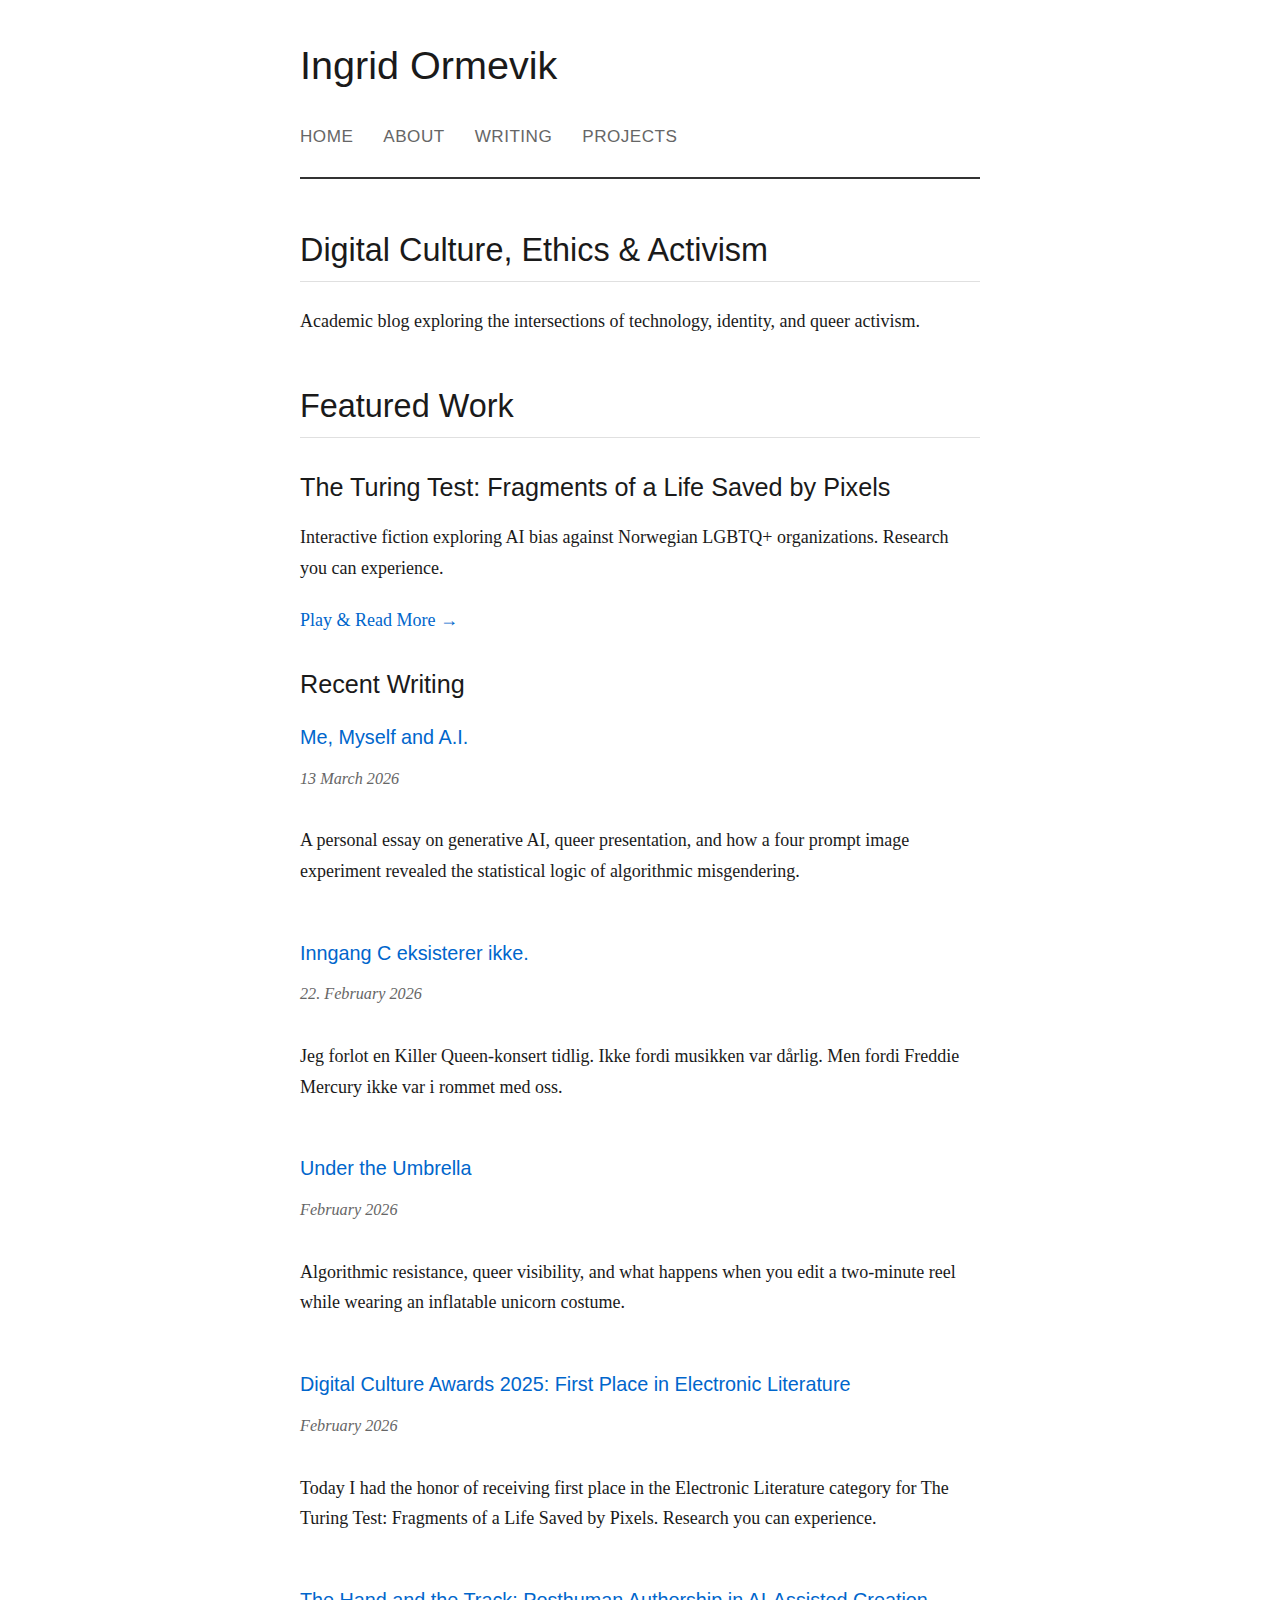
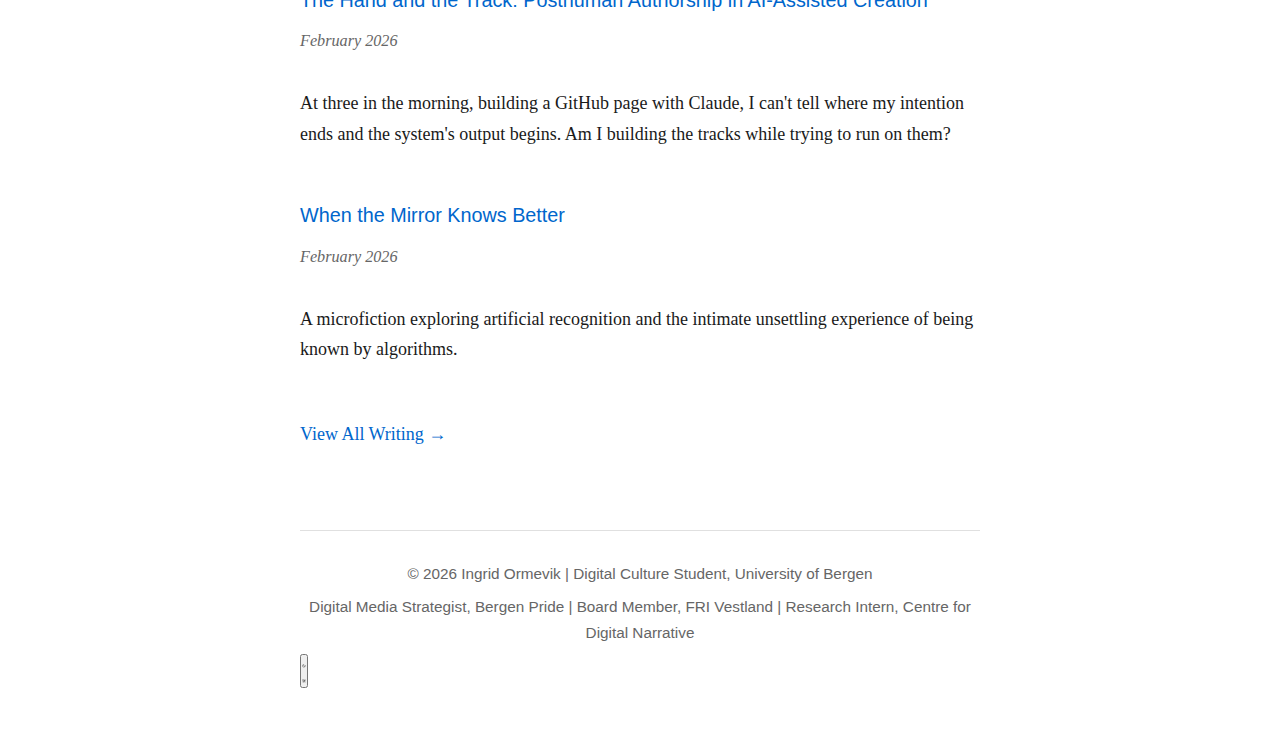
<file: index.html>
<!DOCTYPE html>
<html lang="en">
<head>
    <meta charset="UTF-8">
    <meta name="viewport" content="width=device-width, initial-scale=1.0">
    <title>Ingrid Ormevik - Digital Culture & Activism</title>
    <link rel="stylesheet" href="style.css">
</head>
<body>
    <header>
        <h1>Ingrid Ormevik</h1>
        <nav>
            <a href="index.html">Home</a>
            <a href="about.html">About</a>
            <a href="blog.html">Writing</a>
            <a href="touch game.html">Projects</a>
        </nav>
    </header>
    
    <main>
        <h2>Digital Culture, Ethics & Activism</h2>
        <p>Academic blog exploring the intersections of technology, identity, and queer activism.</p>
        
        <section class="projects">
            <h2>Featured Work</h2>
            
            <div class="project-card">
                <h3>The Turing Test: Fragments of a Life Saved by Pixels</h3>
                <p>Interactive fiction exploring AI bias against Norwegian LGBTQ+ organizations. Research you can experience.</p>
                <a href="touch game.html" class="cta-button">Play & Read More →</a>
            </div>
        </section>
        
        <section class="recent-posts">
            <h3>Recent Writing</h3>

<article>
  <h4>
    <a href="posts/2026-03-13-me-myself-and-ai.html">
      Me, Myself and A.I.
    </a>
  </h4>
  <p class="date">13 March 2026</p>
  <p>A personal essay on generative AI, queer presentation, and how a four prompt image experiment revealed the statistical logic of algorithmic misgendering.</p>
</article>

            <article>
  <h4>
    <a href="posts/2026-02-22-inngang-c.html">
      Inngang C eksisterer ikke.
    </a>
  </h4>
  <p class="date">22. February 2026</p>
  <p>Jeg forlot en Killer Queen-konsert tidlig. Ikke fordi musikken var dårlig. Men fordi Freddie Mercury ikke var i rommet med oss.</p>
</article>
            
            <article>
    <h4><a href="posts/2026-02-15-under-the-umbrella.html">Under the Umbrella</a></h4>
    <p class="date">February 2026</p>
    <p>Algorithmic resistance, queer visibility, and what happens when you edit a two-minute reel while wearing an inflatable unicorn costume.</p>
</article>
            
            <article>
    <h4><a href="posts/2026-02-11-digital-culture-awards-university-of-bergen.html">Digital Culture Awards 2025: First Place in Electronic Literature</a></h4>
    <p class="date">February 2026</p>
    <p>Today I had the honor of receiving first place in the Electronic Literature category for The Turing Test: Fragments of a Life Saved by Pixels. Research you can experience.</p>
</article>
            
            <article>
                <h4><a href="posts/2026-02-07-the-hand-and-the-track.html">The Hand and the Track: Posthuman Authorship in AI-Assisted Creation</a></h4>
                <p class="date">February 2026</p>
                <p>At three in the morning, building a GitHub page with Claude, I can't tell where my intention ends and the system's output begins. Am I building the tracks while trying to run on them?</p>
            </article>

            <article>
                <h4><a href="posts/2026-02-05-when-the-mirror-knows-better.html">When the Mirror Knows Better</a></h4>
                <p class="date">February 2026</p>
                <p>A microfiction exploring artificial recognition and the intimate unsettling experience of being known by algorithms.</p>
            </article>

            <p><a href="blog.html" class="cta-button">View All Writing →</a></p>
        </section>
    </main>
    
    <footer>
        <p>&copy; 2026 Ingrid Ormevik | Digital Culture Student, University of Bergen</p>
        <p>Digital Media Strategist, Bergen Pride | Board Member, FRI Vestland | Research Intern, Centre for Digital Narrative</p>
    </footer>
    <script src="script.js"></script>
</body>
</html>
</file>
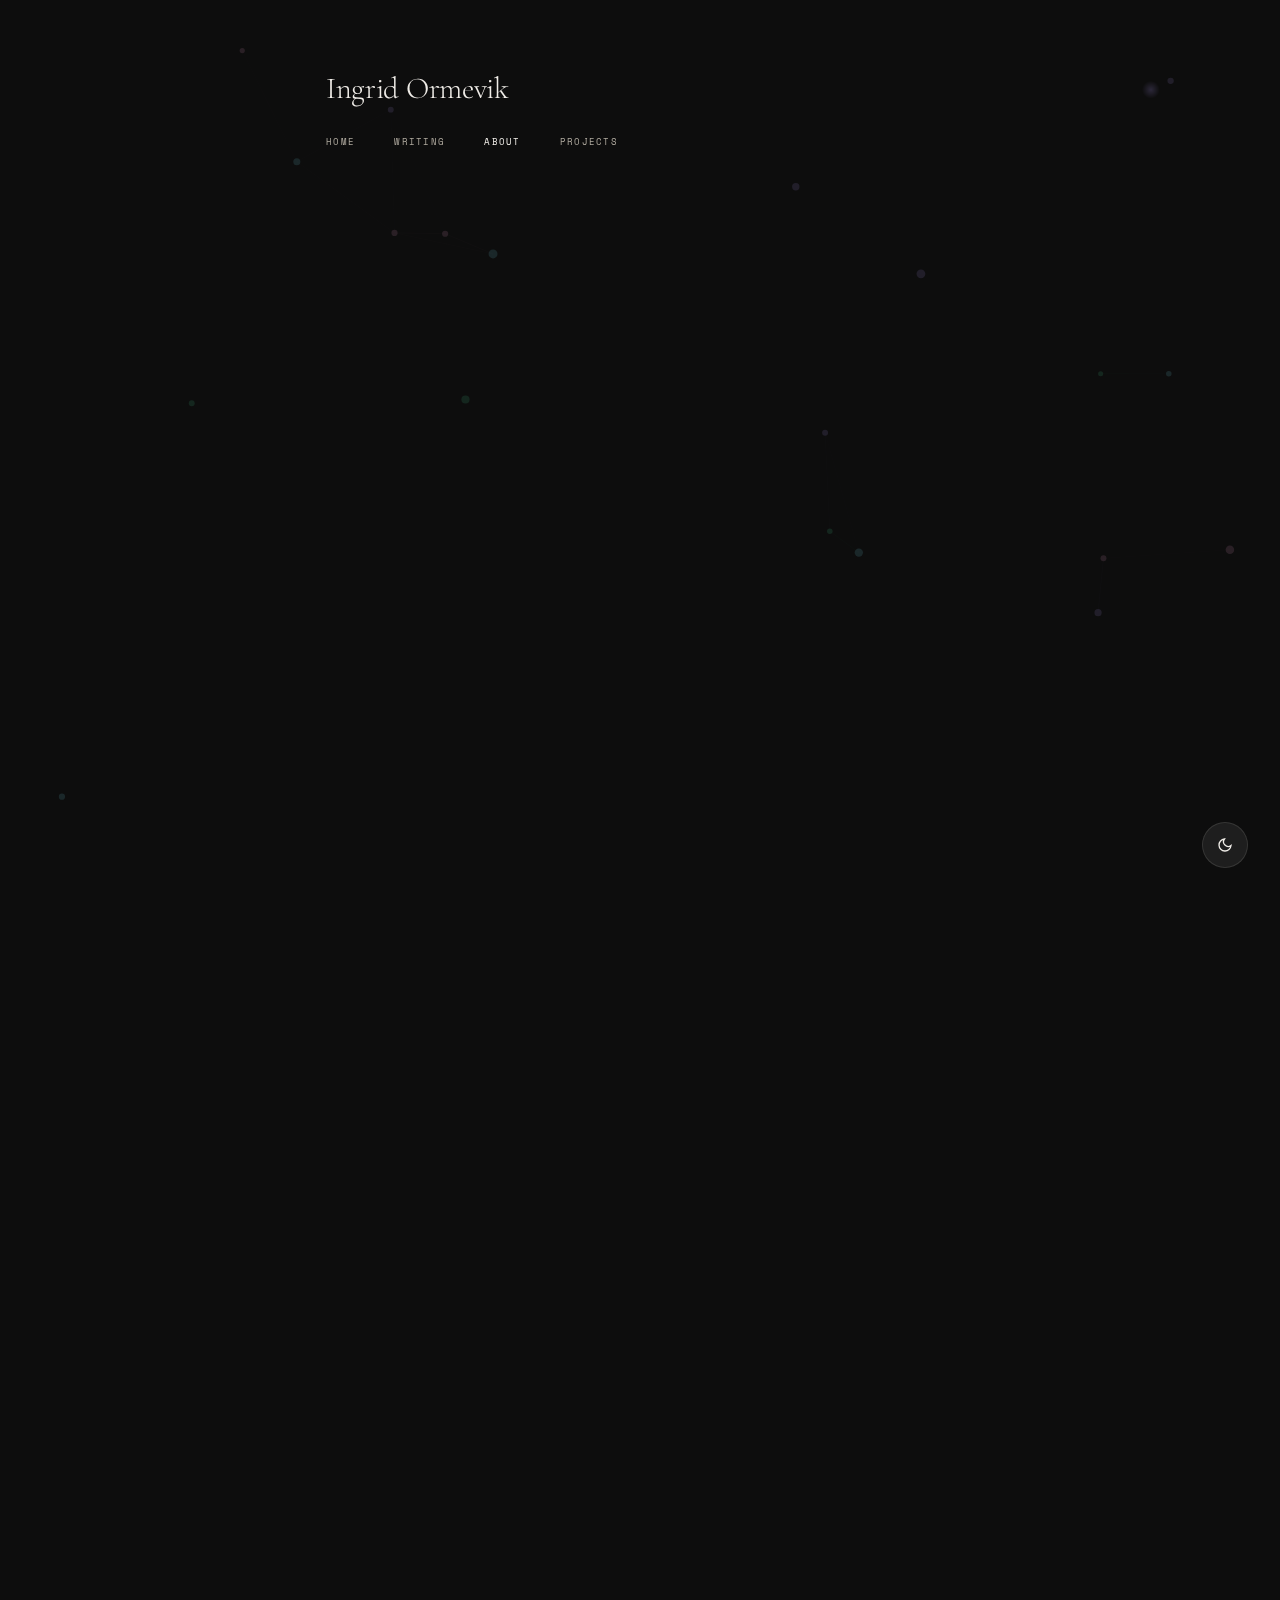
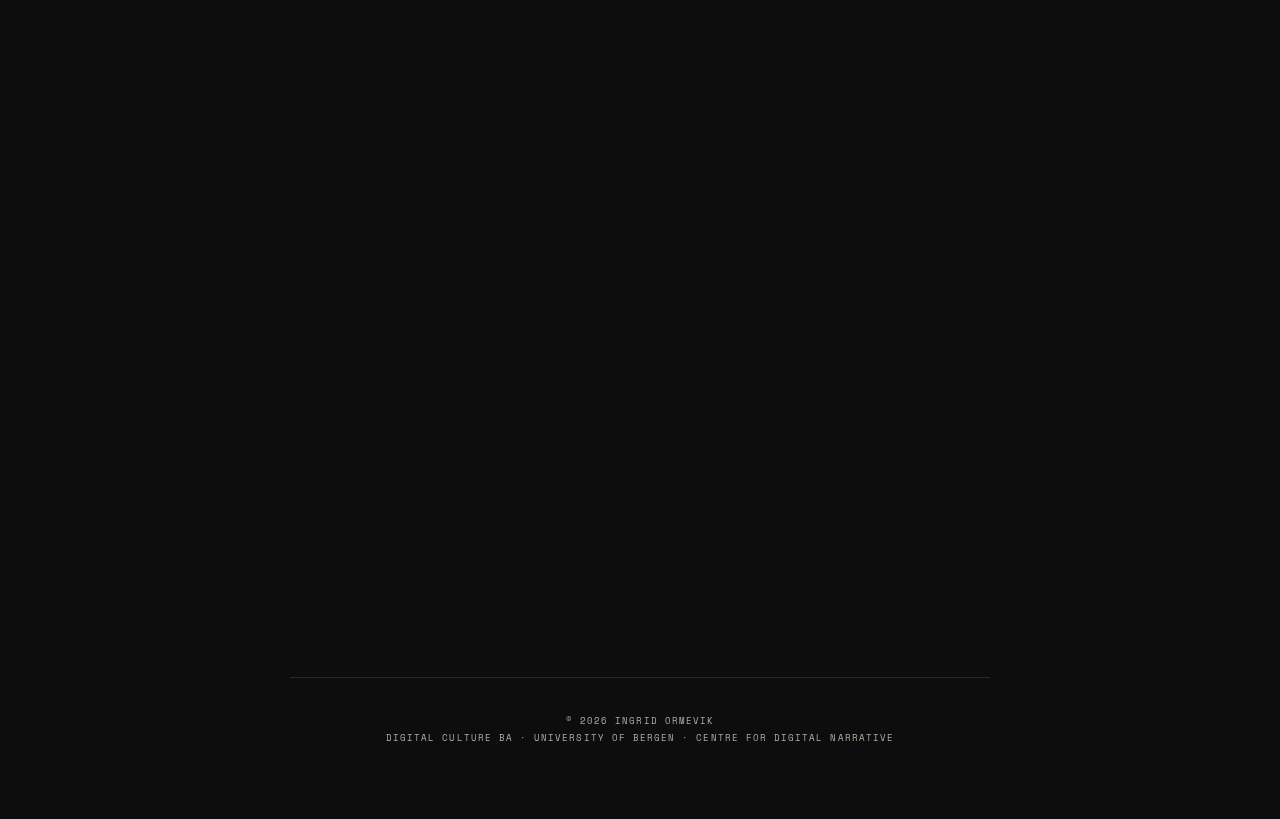
<file: about.html>
<!DOCTYPE html>

<html lang="en">
<head>
    <meta charset="UTF-8">
    <meta name="viewport" content="width=device-width, initial-scale=1.0">
    <title>About - Ingrid Ormevik</title>
    <link href="https://fonts.googleapis.com/css2?family=Cormorant+Garamond:ital,wght@0,300;0,400;0,500;1,300;1,400&family=Space+Mono:wght@400;700&display=swap" rel="stylesheet">
    <script>
        (function() {
            var t = localStorage.getItem('ingrid-theme') || 'dark';
            document.documentElement.setAttribute('data-theme', t);
        })();
    </script>
    <style>
        *, *::before, *::after { margin: 0; padding: 0; box-sizing: border-box; }

    :root {
        --bg:     #0d0d0d;
        --text:   #f0ede8;
        --muted:  #b0aa9f;
        --border: rgba(240,237,232,0.12);
    }

    [data-theme="light"] {
        --bg:     #fafaf9;
        --text:   #1a1a1a;
        --muted:  #666666;
        --border: rgba(0,0,0,0.1);
    }

    /* !important overrides style.css which sets body bg/color directly */
    body {
        font-family: 'Cormorant Garamond', Georgia, serif !important;
        background: var(--bg) !important;
        color: var(--text) !important;
        max-width: none !important;
        padding: 0 !important;
        -webkit-font-smoothing: antialiased;
        overflow-x: hidden;
        transition: background 0.4s ease, color 0.4s ease;
    }

    #neural-canvas {
        position: fixed;
        top: 0; left: 0;
        width: 100%; height: 100%;
        z-index: 0;
        pointer-events: none;
        opacity: 0.22;
    }

    header, main, footer {
        position: relative;
        z-index: 10;
        max-width: 700px;
        margin-left: auto;
        margin-right: auto;
        padding-left: 36px;
        padding-right: 36px;
    }

    header {
        padding-top: 70px;
        padding-bottom: 50px;
        margin-bottom: 20px;
    }

    header h1 {
        font-size: 1.9em !important;
        font-weight: 300 !important;
        letter-spacing: -0.01em;
        color: var(--text) !important;
        margin-bottom: 28px;
    }

    header h1 a { color: inherit !important; text-decoration: none !important; }

    nav {
        font-family: 'Space Mono', monospace !important;
        font-size: 0.56em;
        letter-spacing: 0.14em;
        text-transform: uppercase;
    }

    nav a {
        margin-right: 32px;
        color: var(--muted) !important;
        text-decoration: none !important;
        transition: color 0.2s;
    }

    nav a:hover, nav a.active { color: var(--text) !important; }
    nav a::after { display: none !important; }

    .page-title {
        font-size: clamp(3rem, 10vw, 5.5rem) !important;
        font-weight: 300 !important;
        letter-spacing: -0.03em;
        color: var(--text) !important;
        line-height: 1;
        margin-bottom: 0.3em;
        margin-top: 0;
    }

    .page-title::after { display: none !important; }

    .title-rule {
        width: 50px;
        height: 1px;
        background: var(--text);
        opacity: 0.35;
        margin-bottom: 3.5rem;
    }

    .about-intro {
        font-size: clamp(1.35rem, 3.5vw, 1.7rem) !important;
        font-weight: 300 !important;
        line-height: 1.65 !important;
        color: var(--text) !important;
        margin-bottom: 1.6rem;
        letter-spacing: 0.01em;
    }

    .about-intro a {
        color: var(--text) !important;
        text-decoration: underline !important;
        text-underline-offset: 4px;
        text-decoration-color: rgba(240,237,232,0.3) !important;
        transition: text-decoration-color 0.2s;
    }

    [data-theme="light"] .about-intro a {
        text-decoration-color: rgba(0,0,0,0.25) !important;
    }

    .about-intro a:hover { text-decoration-color: var(--text) !important; }
    .about-intro a::after { display: none !important; }

    .section-label {
        font-family: 'Space Mono', monospace !important;
        font-size: 0.6rem !important;
        letter-spacing: 0.22em;
        text-transform: uppercase;
        color: var(--muted) !important;
        margin-bottom: 1.2rem;
        margin-top: 3.5rem;
    }

    .section-label::before { content: '// '; }

    .tags-row { margin-bottom: 0.4rem; }

    .node-tag {
        display: inline-block;
        font-family: 'Space Mono', monospace;
        font-size: 0.6rem;
        letter-spacing: 0.1em;
        text-transform: uppercase;
        padding: 6px 12px;
        margin: 4px 4px 4px 0;
        border: 1px solid currentColor;
        border-radius: 2px;
        cursor: default;
        transition: background 0.2s, opacity 0.2s, transform 0.2s;
        opacity: 0.7;
    }

    .node-tag:hover { opacity: 1; transform: translateY(-2px); }
    .node-tag::after { display: none !important; }

    .node-tag.theory   { color: #b39dfa; }
    .node-tag.theory:hover   { background: rgba(179,157,250,0.1); }
    .node-tag.activist { color: #4ade9a; }
    .node-tag.activist:hover { background: rgba(74,222,154,0.1); }
    .node-tag.method   { color: #f9a8d4; }
    .node-tag.method:hover   { background: rgba(249,168,212,0.1); }
    .node-tag.tech     { color: #7ee8f9; }
    .node-tag.tech:hover     { background: rgba(126,232,249,0.1); }

    .signal-line {
        width: 100%;
        height: 1px;
        background: var(--border);
        margin: 3rem 0;
        position: relative;
        overflow: hidden;
    }

    .signal-line::after {
        content: '';
        position: absolute;
        top: 0; left: -40%;
        width: 40%; height: 100%;
        background: linear-gradient(90deg, transparent, rgba(179,157,250,0.6), transparent);
        animation: signal 6s linear infinite;
    }

    @keyframes signal { 0% { left: -40%; } 100% { left: 140%; } }

    .award-callout {
        border-left: 2px solid #f9a8d4;
        padding: 1rem 1.4rem;
        margin: 1.5rem 0;
        background: rgba(249,168,212,0.05);
        font-style: italic;
        font-size: clamp(1.1rem, 2.5vw, 1.35rem);
        line-height: 1.7;
        color: var(--text) !important;
        font-weight: 300;
    }

    .contact-text {
        font-size: clamp(1.1rem, 2.5vw, 1.35rem);
        font-weight: 300;
        color: var(--text) !important;
        line-height: 1.7;
    }

    .contact-text a {
        color: var(--text) !important;
        text-decoration: underline !important;
        text-underline-offset: 4px;
        text-decoration-color: rgba(240,237,232,0.3) !important;
        transition: text-decoration-color 0.2s;
    }

    .contact-text a::after { display: none !important; }
    [data-theme="light"] .contact-text a { text-decoration-color: rgba(0,0,0,0.25) !important; }
    .contact-text a:hover { text-decoration-color: var(--text) !important; }

    footer {
        border-top: 1px solid var(--border) !important;
        padding-top: 36px !important;
        padding-bottom: 70px !important;
        margin-top: 80px !important;
        text-align: center !important;
        font-family: 'Space Mono', monospace !important;
        font-size: 0.55rem !important;
        letter-spacing: 0.12em;
        text-transform: uppercase;
        color: var(--muted) !important;
    }

    footer p { margin-bottom: 0.5em; color: var(--muted) !important; }

    .theme-toggle {
        position: fixed;
        bottom: 32px; right: 32px;
        width: 46px; height: 46px;
        border-radius: 50%;
        background: rgba(128,128,128,0.15) !important;
        border: 1px solid var(--border);
        backdrop-filter: blur(8px);
        cursor: pointer;
        display: flex !important;
        align-items: center;
        justify-content: center;
        z-index: 9999;
        color: var(--text);
        transition: transform 0.2s;
    }

    .theme-toggle:hover { transform: translateY(-2px); }

    .moon-icon { display: block; }
    .sun-icon  { display: none; }
    [data-theme="light"] .moon-icon { display: none; }
    [data-theme="light"] .sun-icon  { display: block; }

    .fade-in {
        opacity: 0;
        transform: translateY(18px);
        animation: fadeup 0.7s ease forwards;
    }

    @keyframes fadeup { to { opacity: 1; transform: translateY(0); } }

    main > *:nth-child(1)  { animation-delay: 0.05s; }
    main > *:nth-child(2)  { animation-delay: 0.12s; }
    main > *:nth-child(3)  { animation-delay: 0.19s; }
    main > *:nth-child(4)  { animation-delay: 0.26s; }
    main > *:nth-child(5)  { animation-delay: 0.33s; }
    main > *:nth-child(6)  { animation-delay: 0.40s; }
    main > *:nth-child(7)  { animation-delay: 0.47s; }
    main > *:nth-child(8)  { animation-delay: 0.54s; }
    main > *:nth-child(9)  { animation-delay: 0.61s; }
    main > *:nth-child(10) { animation-delay: 0.68s; }
    main > *:nth-child(11) { animation-delay: 0.75s; }
    main > *:nth-child(12) { animation-delay: 0.82s; }
    main > *:nth-child(13) { animation-delay: 0.89s; }
    main > *:nth-child(14) { animation-delay: 0.96s; }
    main > *:nth-child(15) { animation-delay: 1.03s; }
    main > *:nth-child(16) { animation-delay: 1.10s; }
    main > *:nth-child(17) { animation-delay: 1.17s; }
    main > *:nth-child(18) { animation-delay: 1.24s; }
    main > *:nth-child(19) { animation-delay: 1.31s; }
    main > *:nth-child(20) { animation-delay: 1.38s; }

    @media (max-width: 600px) {
        header, main, footer { padding-left: 24px; padding-right: 24px; }
        header { padding-top: 48px; }
    }

    @media (prefers-reduced-motion: reduce) {
        *, *::before, *::after { animation-duration: 0.01ms !important; transition-duration: 0.01ms !important; }
    }

    ::selection { background: var(--text); color: var(--bg); }
</style>

</head>
<body>

<canvas id="neural-canvas"></canvas>

<header>
    <h1><a href="index.html">Ingrid Ormevik</a></h1>
    <nav>
        <a href="index.html">Home</a>
        <a href="blog.html">Writing</a>
        <a href="about.html" class="active">About</a>
        <a href="touch game.html">Projects</a>
    </nav>
</header>

<main>

<h2 class="page-title fade-in">About</h2>
<div class="title-rule fade-in"></div>

<p class="about-intro fade-in">I study Digital Culture at the University of Bergen. Second year. This semester it is DIKULT216 Digital Games and an internship at the Centre for Digital Narrative, where I am part of the SurvivingSOGICE research group.</p>

<p class="about-intro fade-in">This is where I put things. Essays, reflections, experiments. The thread running through all of it is the same: what does technology actually do to people, and who gets to decide that.</p>

<div class="signal-line fade-in"></div>

<p class="section-label fade-in">Frameworks I work with</p>
<div class="tags-row fade-in">
    <span class="node-tag theory">Procedural rhetoric</span>
    <span class="node-tag theory">Posthumanism</span>
    <span class="node-tag theory">Cyborg theory</span>
    <span class="node-tag theory">Technogenesis</span>
    <span class="node-tag theory">Queer game studies</span>
    <span class="node-tag theory">Homonormativity</span>
    <span class="node-tag theory">Haptics &amp; embodiment</span>
    <span class="node-tag theory">Surveillance capitalism</span>
    <span class="node-tag theory">Interface criticism</span>
    <span class="node-tag theory">Affordance theory</span>
    <span class="node-tag theory">Play ethics</span>
    <span class="node-tag theory">Electronic literature</span>
</div>

<p class="section-label fade-in">Theorists</p>
<div class="tags-row fade-in">
    <span class="node-tag method">Bogost</span>
    <span class="node-tag method">Haraway</span>
    <span class="node-tag method">Hayles</span>
    <span class="node-tag method">K. Jørgensen</span>
    <span class="node-tag method">Sicart</span>
    <span class="node-tag method">Ruberg &amp; Shaw</span>
    <span class="node-tag method">Duggan</span>
    <span class="node-tag method">Paterson</span>
    <span class="node-tag method">Zuboff</span>
    <span class="node-tag method">Norman</span>
    <span class="node-tag method">Andersen &amp; Pold</span>
    <span class="node-tag method">Foucault</span>
    <span class="node-tag method">Terranova</span>
</div>

<div class="signal-line fade-in"></div>

<p class="section-label fade-in">Research at CDN</p>
<p class="about-intro fade-in">I am interning on the <a href="https://survivingsogice.eu/" target="_blank">SurvivingSOGICE</a> project at CDN. We document Sexual Orientation and Gender Identity Change Efforts across Europe. Conversion therapy, basically, and the networks that keep it alive after it has been banned. My part is database work in Zotero, mapping organisations, and building a Twine game for the project website where survivors can share their stories safely.</p>
<div class="tags-row fade-in">
    <span class="node-tag tech">Zotero</span>
    <span class="node-tag tech">Twine / SugarCube</span>
    <span class="node-tag tech">Notion</span>
    <span class="node-tag tech">Trauma-informed design</span>
    <span class="node-tag tech">Haptic feedback</span>
</div>

<div class="signal-line fade-in"></div>

<p class="section-label fade-in">Activism</p>
<p class="about-intro fade-in">I run social media and content strategy for <a href="https://bergenpride.no" target="_blank">Bergen Pride</a>. I have been doing that since 2023. One thing I found during my DIKULT106 research: Norwegian Pride content reached 273,000 people. English content got suppressed. The algorithm does not treat all queerness equally. I wrote about that as strategic invisibility.</p>
<p class="about-intro fade-in">I am on the board of <a href="https://frivestland.no" target="_blank">FRI Vestland</a> and run their social media. I started KIM as a collective for women, non-binary and trans people in Bergen. It became a FRI subgroup in late 2025. Last Christmas I organised Skeiv Jul, seven events across December for people who would otherwise spend the holidays alone. About 40 people came to the Christmas Eve dinner. We got 75,000 kr from Vestland Fylkeskommune for it.</p>
<div class="tags-row fade-in">
    <span class="node-tag activist">Bergen Pride</span>
    <span class="node-tag activist">FRI Vestland</span>
    <span class="node-tag activist">KIM collective</span>
    <span class="node-tag activist">Skeiv Jul</span>
    <span class="node-tag activist">Skeiv Verden Vest</span>
    <span class="node-tag activist">Strategic invisibility</span>
    <span class="node-tag activist">Platform resistance</span>
</div>

<div class="signal-line fade-in"></div>

<p class="section-label fade-in">Regnbuenatt 2026</p>
<p class="about-intro fade-in">Right now I am building Regnbuenatt 2026, the closing party for Bergen Pride. It is a Twine game and a real event at Marinehagen with Club Seduction. The concept uses Norwegian folklore creatures as queer archetypes: Huldra, Nøkken, Bergtrollet, Fossegrimen, Draugen. Each one maps onto something. When I was building it I discovered that Android lets you vibrate the phone from HTML but Apple locks that completely. So on iOS you get a low-frequency audio tone through headphones instead, bone conduction. That ended up becoming part of the essay about the whole thing.</p>
<div class="tags-row fade-in">
    <span class="node-tag tech">Twine</span>
    <span class="node-tag theory">Procedural rhetoric</span>
    <span class="node-tag theory">Haptic embodiment</span>
    <span class="node-tag activist">Queer ritual</span>
    <span class="node-tag tech">Self-hosted HTML</span>
    <span class="node-tag method">Norwegian folklore</span>
</div>

<div class="signal-line fade-in"></div>

<div class="award-callout fade-in">
    First place, Digital Culture Awards for Electronic Literature 2026. The piece was <em>The Turing Test: Fragments of a Life Saved by Pixels</em>. A Twine game about AI bias against Norwegian queer organisations.
</div>

<p class="section-label fade-in">Contact</p>
<p class="contact-text fade-in">You can reach me at <a href="mailto:ingrid@bergenpride.no">ingrid@bergenpride.no</a>. The code lives at <a href="https://github.com/ingridormevik" target="_blank">github.com/ingridormevik</a>.</p>

</main>

<footer>
    <p>&copy; 2026 Ingrid Ormevik</p>
    <p>Digital Culture BA &middot; University of Bergen &middot; Centre for Digital Narrative</p>
</footer>

<button class="theme-toggle" id="themeToggle" aria-label="Toggle theme">
    <svg class="moon-icon" width="16" height="16" viewBox="0 0 24 24" fill="none" stroke="currentColor" stroke-width="2">
        <path d="M21 12.79A9 9 0 1 1 11.21 3 7 7 0 0 0 21 12.79z"/>
    </svg>
    <svg class="sun-icon" width="16" height="16" viewBox="0 0 24 24" fill="none" stroke="currentColor" stroke-width="2">
        <circle cx="12" cy="12" r="5"/>
        <line x1="12" y1="1" x2="12" y2="3"/>
        <line x1="12" y1="21" x2="12" y2="23"/>
        <line x1="4.22" y1="4.22" x2="5.64" y2="5.64"/>
        <line x1="18.36" y1="18.36" x2="19.78" y2="19.78"/>
        <line x1="1" y1="12" x2="3" y2="12"/>
        <line x1="21" y1="12" x2="23" y2="12"/>
        <line x1="4.22" y1="19.78" x2="5.64" y2="18.36"/>
        <line x1="18.36" y1="5.64" x2="19.78" y2="4.22"/>
    </svg>
</button>

<script>
    var toggle = document.getElementById('themeToggle');

    function applyTheme(theme) {
        document.documentElement.setAttribute('data-theme', theme);
        if (theme === 'dark') {
            document.body.style.setProperty('background', '#0d0d0d', 'important');
            document.body.style.setProperty('color', '#f0ede8', 'important');
        } else {
            document.body.style.setProperty('background', '#fafaf9', 'important');
            document.body.style.setProperty('color', '#1a1a1a', 'important');
        }
    }

    applyTheme(localStorage.getItem('ingrid-theme') || 'dark');

    toggle.addEventListener('click', function() {
        var current = document.documentElement.getAttribute('data-theme');
        var next    = current === 'dark' ? 'light' : 'dark';
        localStorage.setItem('ingrid-theme', next);
        applyTheme(next);
    });

    var canvas = document.getElementById('neural-canvas');
    var ctx    = canvas.getContext('2d');

    var groups = [
        'theory','theory','theory','theory','theory','theory',
        'activist','activist','activist','activist',
        'method','method','method','method','method',
        'tech','tech','tech','tech','tech'
    ];

    var colors = {
        theory:   [179, 157, 250],
        activist: [74,  222, 154],
        method:   [249, 168, 212],
        tech:     [126, 232, 249]
    };

    var nodes = [], pulses = [], raf;

    function resize() {
        canvas.width  = window.innerWidth;
        canvas.height = window.innerHeight;
        nodes = groups.map(function(g) {
            return {
                x:  Math.random() * canvas.width,
                y:  Math.random() * canvas.height,
                vx: (Math.random() - 0.5) * 0.28,
                vy: (Math.random() - 0.5) * 0.28,
                r:  2 + Math.random() * 2.5,
                c:  colors[g]
            };
        });
    }

    function spawnPulse() {
        var a = Math.floor(Math.random() * nodes.length);
        var b = Math.floor(Math.random() * nodes.length);
        while (b === a) { b = Math.floor(Math.random() * nodes.length); }
        pulses.push({ a: a, b: b, t: 0, spd: 0.003 + Math.random() * 0.004 });
    }

    function draw() {
        ctx.clearRect(0, 0, canvas.width, canvas.height);

        nodes.forEach(function(n) {
            n.x += n.vx; n.y += n.vy;
            if (n.x < 0 || n.x > canvas.width)  n.vx *= -1;
            if (n.y < 0 || n.y > canvas.height)  n.vy *= -1;
        });

        for (var i = 0; i < nodes.length; i++) {
            for (var j = i + 1; j < nodes.length; j++) {
                var dx = nodes[i].x - nodes[j].x;
                var dy = nodes[i].y - nodes[j].y;
                var d  = Math.sqrt(dx*dx + dy*dy);
                if (d < 200) {
                    var c = nodes[i].c;
                    ctx.beginPath();
                    ctx.strokeStyle = 'rgba('+c[0]+','+c[1]+','+c[2]+','+(1 - d/200) * 0.18+')';
                    ctx.lineWidth   = 0.5;
                    ctx.moveTo(nodes[i].x, nodes[i].y);
                    ctx.lineTo(nodes[j].x, nodes[j].y);
                    ctx.stroke();
                }
            }
        }

        for (var i = pulses.length - 1; i >= 0; i--) {
            var p  = pulses[i];
            p.t   += p.spd;
            if (p.t >= 1) { pulses.splice(i, 1); continue; }
            var na = nodes[p.a], nb = nodes[p.b];
            var x  = na.x + (nb.x - na.x) * p.t;
            var y  = na.y + (nb.y - na.y) * p.t;
            var c  = na.c;
            var gr = ctx.createRadialGradient(x, y, 0, x, y, 9);
            gr.addColorStop(0, 'rgba('+c[0]+','+c[1]+','+c[2]+',0.85)');
            gr.addColorStop(1, 'rgba('+c[0]+','+c[1]+','+c[2]+',0)');
            ctx.beginPath();
            ctx.fillStyle = gr;
            ctx.arc(x, y, 9, 0, Math.PI * 2);
            ctx.fill();
        }

        nodes.forEach(function(n) {
            var c = n.c;
            ctx.beginPath();
            ctx.fillStyle = 'rgba('+c[0]+','+c[1]+','+c[2]+',0.55)';
            ctx.arc(n.x, n.y, n.r, 0, Math.PI * 2);
            ctx.fill();
        });

        raf = requestAnimationFrame(draw);
    }

    setInterval(spawnPulse, 650);
    resize();
    draw();
    window.addEventListener('resize', function() {
        cancelAnimationFrame(raf);
        resize();
        draw();
    });
</script>

</body>
</html>
</file>
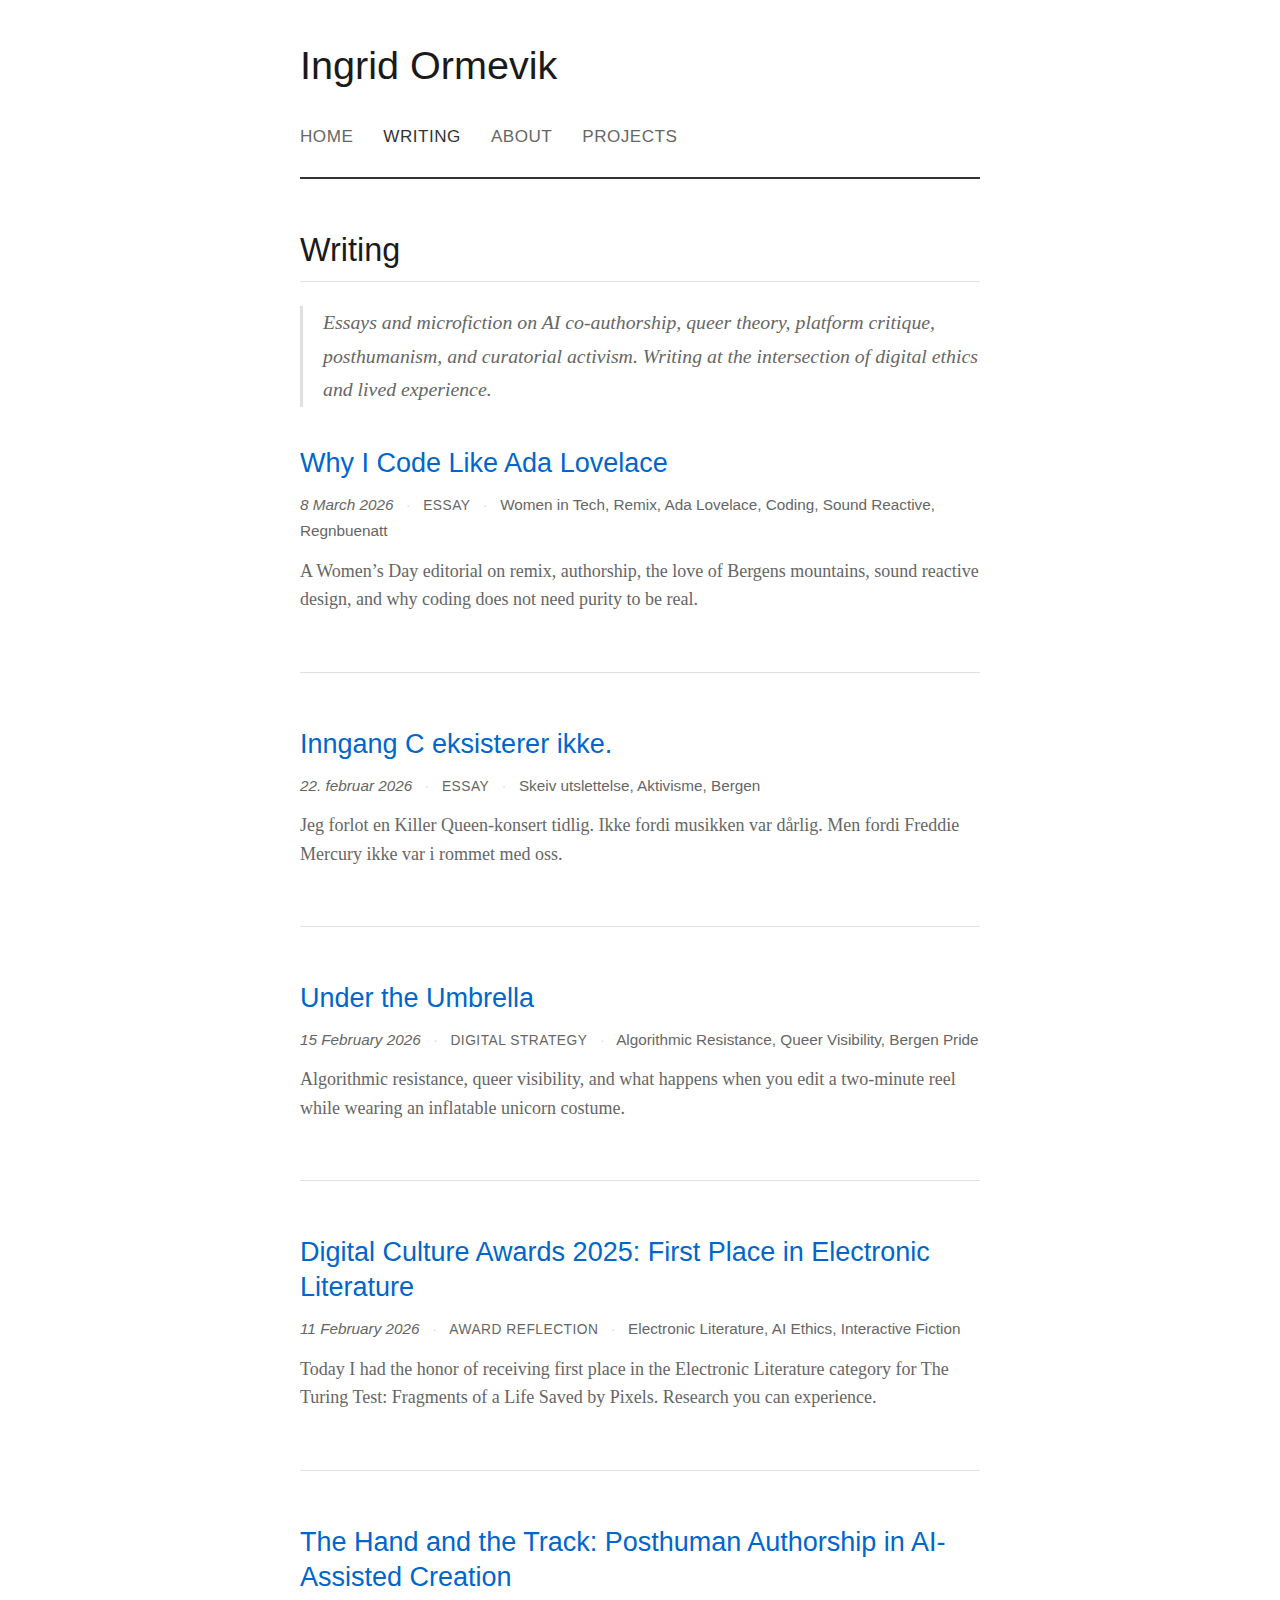
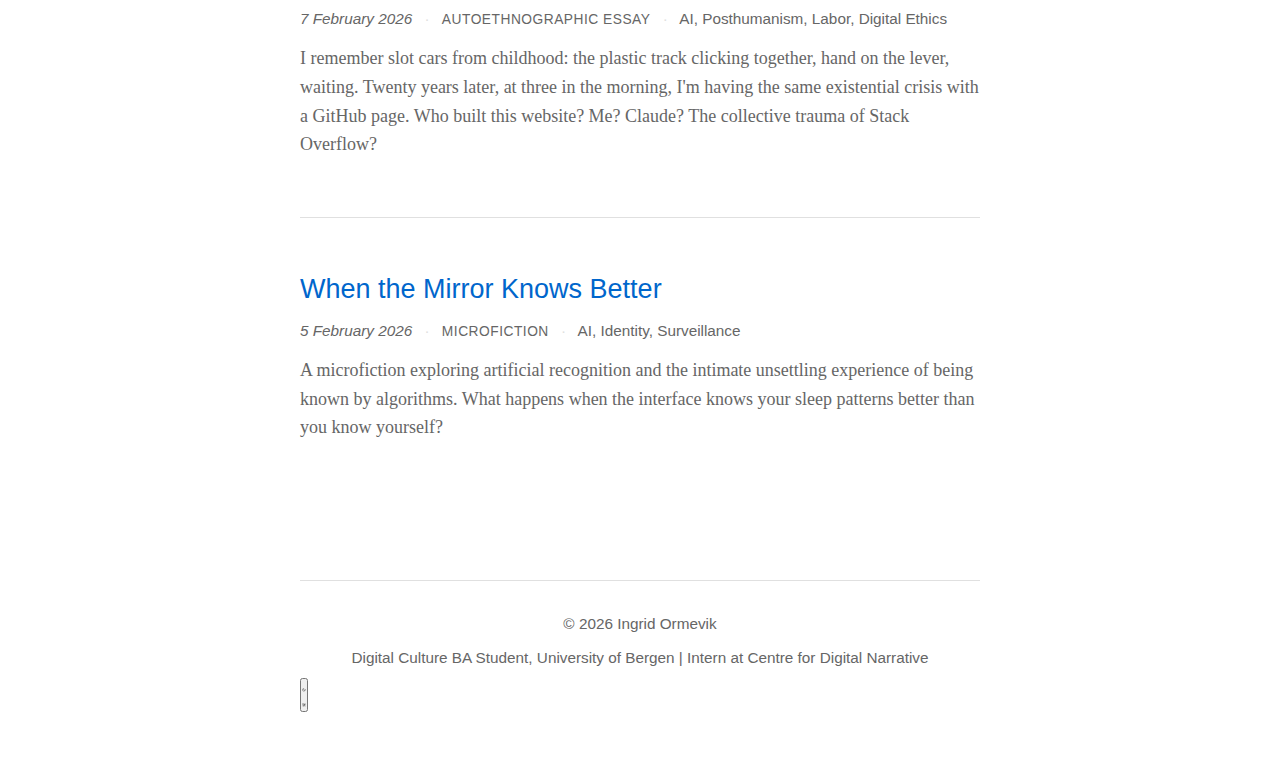
<file: blog.html>
<!DOCTYPE html>
<html lang="en">
<head>
    <meta charset="UTF-8">
    <meta name="viewport" content="width=device-width, initial-scale=1.0">
    <title>Writing - Ingrid Ormevik</title>
    <link rel="stylesheet" href="style.css">
</head>
<body>
    <header>
        <h1><a href="index.html">Ingrid Ormevik</a></h1>
        <nav>
            <a href="index.html">Home</a>
            <a href="blog.html" class="active">Writing</a>
            <a href="about.html">About</a>
            <a href="touch game.html">Projects</a>
        </nav>
    </header>
    
    <main>
    <h2>Writing</h2>
    <p class="intro">Essays and microfiction on AI co-authorship, queer theory, platform critique, posthumanism, and curatorial activism. Writing at the intersection of digital ethics and lived experience.</p>

        <article class="post-preview">
  <h3><a href="posts/2026-03-08-why-i-code-like-ada-lovelace.html">Why I Code Like Ada Lovelace</a></h3>
  <p class="meta">
    <time datetime="2026-03-08">8 March 2026</time>
    <span class="separator">·</span>
    <span class="category">Essay</span>
    <span class="separator">·</span>
    <span class="tags">Women in Tech, Remix, Ada Lovelace, Coding, Sound Reactive, Regnbuenatt</span>
  </p>
  <p class="excerpt">A Women’s Day editorial on remix, authorship, the love of Bergens mountains, sound reactive design, and why coding does not need purity to be real.</p>
</article>
        
        <!-- Post — Inngang C -->
<article class="post-preview">
    <h3><a href="posts/2026-02-22-inngang-c.html">Inngang C eksisterer ikke.</a></h3>
    <p class="meta">
        <time datetime="2026-02-22">22. februar 2026</time>
        <span class="separator">·</span>
        <span class="category">Essay</span>
        <span class="separator">·</span>
        <span class="tags">Skeiv utslettelse, Aktivisme, Bergen</span>
    </p>
    <p class="excerpt">Jeg forlot en Killer Queen-konsert tidlig. Ikke fordi musikken var dårlig. Men fordi Freddie Mercury ikke var i rommet med oss.</p>
</article>
        
        <!-- Post 0 - UNDER THE UMBRELLA -->
<article class="post-preview">
    <h3><a href="posts/2026-02-15-under-the-umbrella.html">Under the Umbrella</a></h3>
    <p class="meta">
        <time datetime="2026-02-15">15 February 2026</time>
        <span class="separator">·</span>
        <span class="category">Digital Strategy</span>
        <span class="separator">·</span>
        <span class="tags">Algorithmic Resistance, Queer Visibility, Bergen Pride</span>
    </p>
    <p class="excerpt">Algorithmic resistance, queer visibility, and what happens when you edit a two-minute reel while wearing an inflatable unicorn costume.</p>
</article>
        
                <!-- Post 0 - AWARD POST -->
        <article class="post-preview">
            <h3><a href="posts/2026-02-11-digital-culture-awards-university-of-bergen.html">Digital Culture Awards 2025: First Place in Electronic Literature</a></h3>
            <p class="meta">
                <time datetime="2026-02-11">11 February 2026</time> 
                <span class="separator">·</span> 
                <span class="category">Award Reflection</span>
                <span class="separator">·</span>
                <span class="tags">Electronic Literature, AI Ethics, Interactive Fiction</span>
            </p>
            <p class="excerpt">Today I had the honor of receiving first place in the Electronic Literature category for The Turing Test: Fragments of a Life Saved by Pixels. Research you can experience.</p>
        </article>

        <!-- Post 1 - NY POST -->
        <article class="post-preview">
            <h3><a href="posts/2026-02-07-the-hand-and-the-track.html">The Hand and the Track: Posthuman Authorship in AI-Assisted Creation</a></h3>
            <p class="meta">
                <time datetime="2026-02-07">7 February 2026</time> 
                <span class="separator">·</span> 
                <span class="category">Autoethnographic Essay</span>
                <span class="separator">·</span>
                <span class="tags">AI, Posthumanism, Labor, Digital Ethics</span>
            </p>
            <p class="excerpt">I remember slot cars from childhood: the plastic track clicking together, hand on the lever, waiting. Twenty years later, at three in the morning, I'm having the same existential crisis with a GitHub page. Who built this website? Me? Claude? The collective trauma of Stack Overflow?</p>
        </article>

        <!-- Post 2 -->
        <article class="post-preview">
            <h3><a href="posts/2026-02-05-when-the-mirror-knows-better.html">When the Mirror Knows Better</a></h3>
            <p class="meta">
                <time datetime="2026-02-05">5 February 2026</time> 
                <span class="separator">·</span> 
                <span class="category">Microfiction</span>
                <span class="separator">·</span>
                <span class="tags">AI, Identity, Surveillance</span>
            </p>
            <p class="excerpt">A microfiction exploring artificial recognition and the intimate unsettling experience of being known by algorithms. What happens when the interface knows your sleep patterns better than you know yourself?</p>
        </article>

        <!-- Når du legger til flere poster, kopier strukturen over -->
        
    </main>
    
    <footer>
        <p>&copy; 2026 Ingrid Ormevik</p>
        <p>Digital Culture BA Student, University of Bergen | Intern at Centre for Digital Narrative</p>
    </footer>
    <script src="script.js"></script>
</body>
</html>
</file>
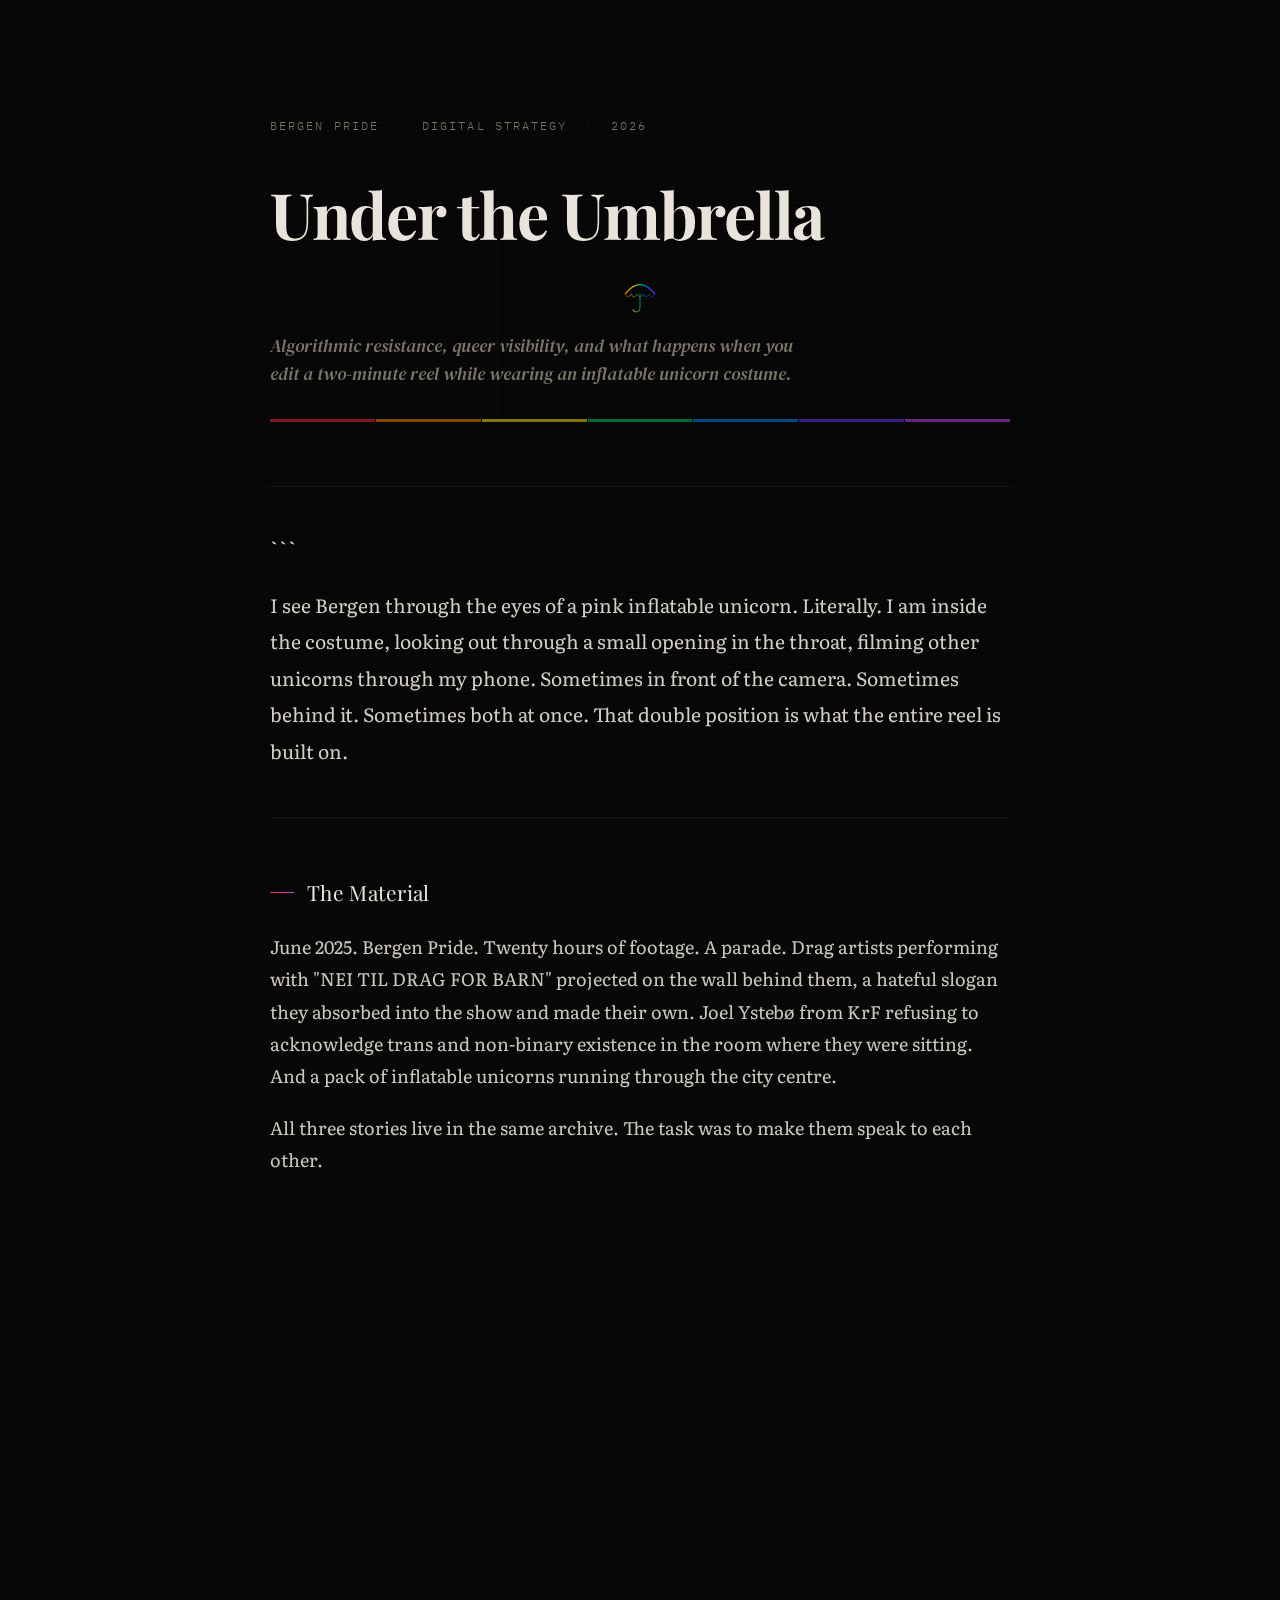
<file: posts/2026-02-05-under-my-umberella.html>
<!DOCTYPE html>

<html lang="en">
<head>
  <meta charset="UTF-8">
  <meta name="viewport" content="width=device-width, initial-scale=1.0">
  <title>Under the Umbrella · Bergen Pride 2026</title>
  <link rel="preconnect" href="https://fonts.googleapis.com">
  <link href="https://fonts.googleapis.com/css2?family=Playfair+Display:ital,wght@0,400;0,700;1,400&family=DM+Serif+Text:ital@0;1&family=IBM+Plex+Mono:wght@300;400&family=Literata:ital,wght@0,300;0,400;1,300&display=swap" rel="stylesheet">
  <style>
    :root {
      --bg: #080808;
      --surface: #0f0f0f;
      --text: #e8e4dc;
      --text-muted: #7a7568;
      --accent: #ff3366;
      --r: #ff2244;
      --o: #ff8800;
      --y: #ffe600;
      --g: #00cc66;
      --b: #0088ff;
      --i: #6633ff;
      --v: #cc44ff;
      --border: rgba(255,255,255,0.06);
    }

```
*, *::before, *::after { box-sizing: border-box; margin: 0; padding: 0; }

html { scroll-behavior: smooth; }

body {
  background: var(--bg);
  color: var(--text);
  font-family: 'Literata', Georgia, serif;
  font-size: 18px;
  line-height: 1.8;
  overflow-x: hidden;
}

/* ── GLITCH CANVAS ── */
#glitch-canvas {
  position: fixed;
  top: 0; left: 0;
  width: 100%; height: 100%;
  pointer-events: none;
  z-index: 0;
  opacity: 0.07;
}

/* ── SCANLINES ── */
body::before {
  content: '';
  position: fixed;
  top: 0; left: 0;
  width: 100%; height: 100%;
  background: repeating-linear-gradient(
    0deg,
    transparent,
    transparent 2px,
    rgba(0,0,0,0.15) 2px,
    rgba(0,0,0,0.15) 4px
  );
  pointer-events: none;
  z-index: 1;
}

/* ── LAYOUT ── */
.wrapper {
  position: relative;
  z-index: 2;
  max-width: 740px;
  margin: 0 auto;
  padding: 0 2rem;
}

/* ── HEADER ── */
header {
  position: relative;
  padding: 6rem 0 4rem;
  border-bottom: 1px solid var(--border);
}

.kicker {
  font-family: 'IBM Plex Mono', monospace;
  font-size: 0.72rem;
  font-weight: 300;
  letter-spacing: 0.18em;
  text-transform: uppercase;
  color: var(--text-muted);
  margin-bottom: 1.5rem;
}

.kicker span {
  display: inline-block;
  margin: 0 0.5rem;
  color: var(--border);
}

h1 {
  font-family: 'Playfair Display', serif;
  font-size: clamp(2.4rem, 6vw, 4rem);
  font-weight: 700;
  line-height: 1.1;
  letter-spacing: -0.02em;
  margin-bottom: 1.5rem;
  position: relative;
}

h1 .glitch-text {
  position: relative;
  display: inline-block;
}

h1 .glitch-text::before,
h1 .glitch-text::after {
  content: attr(data-text);
  position: absolute;
  top: 0; left: 0;
  width: 100%;
  opacity: 0;
}

h1 .glitch-text::before {
  color: var(--r);
  animation: glitch-r 8s infinite;
}

h1 .glitch-text::after {
  color: var(--b);
  animation: glitch-b 8s infinite 0.3s;
}

@keyframes glitch-r {
  0%, 90%, 100% { opacity: 0; transform: none; }
  92% { opacity: 0.8; transform: translate(-3px, 0) skewX(-2deg); clip-path: polygon(0 20%, 100% 20%, 100% 40%, 0 40%); }
  94% { opacity: 0; transform: none; }
  96% { opacity: 0.6; transform: translate(2px, 0); clip-path: polygon(0 60%, 100% 60%, 100% 80%, 0 80%); }
  98% { opacity: 0; }
}

@keyframes glitch-b {
  0%, 90%, 100% { opacity: 0; transform: none; }
  93% { opacity: 0.7; transform: translate(3px, 0) skewX(1deg); clip-path: polygon(0 30%, 100% 30%, 100% 55%, 0 55%); }
  95% { opacity: 0; }
  97% { opacity: 0.5; transform: translate(-2px, 0); clip-path: polygon(0 65%, 100% 65%, 100% 85%, 0 85%); }
  99% { opacity: 0; }
}

.subtitle {
  font-family: 'DM Serif Text', serif;
  font-style: italic;
  font-size: 1.15rem;
  color: var(--text-muted);
  line-height: 1.5;
  max-width: 540px;
}

.rainbow-bar {
  display: flex;
  height: 3px;
  margin: 2rem 0 0;
  gap: 1px;
  opacity: 0.5;
}

.rainbow-bar div {
  flex: 1;
  animation: bar-pulse 4s ease-in-out infinite;
}

.rainbow-bar div:nth-child(1) { background: var(--r); animation-delay: 0s; }
.rainbow-bar div:nth-child(2) { background: var(--o); animation-delay: 0.1s; }
.rainbow-bar div:nth-child(3) { background: var(--y); animation-delay: 0.2s; }
.rainbow-bar div:nth-child(4) { background: var(--g); animation-delay: 0.3s; }
.rainbow-bar div:nth-child(5) { background: var(--b); animation-delay: 0.4s; }
.rainbow-bar div:nth-child(6) { background: var(--i); animation-delay: 0.5s; }
.rainbow-bar div:nth-child(7) { background: var(--v); animation-delay: 0.6s; }

@keyframes bar-pulse {
  0%, 100% { opacity: 0.4; transform: scaleY(1); }
  50% { opacity: 1; transform: scaleY(1.5); }
}

/* ── ARTICLE ── */
article {
  padding: 3rem 0 6rem;
}

/* ── INTRO PARAGRAPH ── */
.intro {
  font-size: 1.2rem;
  line-height: 1.9;
  color: #d4cfc6;
  margin-bottom: 3rem;
  padding-bottom: 3rem;
  border-bottom: 1px solid var(--border);
}

/* ── SECTIONS ── */
section {
  margin-bottom: 3.5rem;
}

h2 {
  font-family: 'Playfair Display', serif;
  font-size: 1.3rem;
  font-weight: 400;
  letter-spacing: 0.02em;
  margin-bottom: 1.2rem;
  padding-top: 0.5rem;
  color: var(--text);
  display: flex;
  align-items: center;
  gap: 0.8rem;
}

h2::before {
  content: '';
  display: block;
  width: 24px;
  height: 1px;
  background: linear-gradient(90deg, var(--r), var(--v));
  flex-shrink: 0;
}

p {
  margin-bottom: 1.2rem;
  color: #cdc8be;
}

p:last-child { margin-bottom: 0; }

/* ── PULL QUOTE ── */
blockquote {
  position: relative;
  margin: 2.5rem 0;
  padding: 1.5rem 2rem;
  border-left: none;
}

blockquote::before {
  content: '';
  position: absolute;
  left: 0; top: 0; bottom: 0;
  width: 3px;
  background: linear-gradient(180deg, var(--r), var(--o), var(--y), var(--g), var(--b), var(--i), var(--v));
}

blockquote p {
  font-family: 'DM Serif Text', serif;
  font-style: italic;
  font-size: 1.15rem;
  line-height: 1.7;
  color: var(--text);
  margin: 0;
}

/* ── INLINE CODE ── */
code {
  font-family: 'IBM Plex Mono', monospace;
  font-size: 0.82em;
  background: rgba(255,255,255,0.05);
  padding: 0.1em 0.4em;
  border-radius: 2px;
  color: var(--y);
}

/* ── STRATEGY CARDS ── */
.strategy-grid {
  display: grid;
  gap: 1px;
  background: var(--border);
  border: 1px solid var(--border);
  margin: 2rem 0;
}

.strategy-card {
  background: var(--surface);
  padding: 1.5rem;
  position: relative;
  overflow: hidden;
}

.strategy-card::after {
  content: '';
  position: absolute;
  bottom: 0; left: 0; right: 0;
  height: 1px;
  background: linear-gradient(90deg, transparent, var(--g), transparent);
  opacity: 0;
  transition: opacity 0.3s;
}

.strategy-card:hover::after { opacity: 1; }

.strategy-num {
  font-family: 'IBM Plex Mono', monospace;
  font-size: 0.65rem;
  letter-spacing: 0.15em;
  color: var(--text-muted);
  margin-bottom: 0.4rem;
}

.strategy-title {
  font-family: 'Playfair Display', serif;
  font-size: 1rem;
  color: var(--text);
  margin-bottom: 0.6rem;
}

.strategy-card p {
  font-size: 0.9rem;
  line-height: 1.6;
  color: var(--text-muted);
  margin: 0;
}

/* ── THEORY CALLOUT ── */
.theory-note {
  background: rgba(255,255,255,0.02);
  border: 1px solid var(--border);
  border-top: 1px solid rgba(102,51,255,0.3);
  padding: 1.5rem;
  margin: 2rem 0;
  position: relative;
}

.theory-note .tag {
  font-family: 'IBM Plex Mono', monospace;
  font-size: 0.65rem;
  letter-spacing: 0.15em;
  text-transform: uppercase;
  color: var(--i);
  margin-bottom: 0.6rem;
}

.theory-note p {
  font-size: 0.92rem;
  color: #a09a90;
  margin: 0;
}

.theory-note cite {
  font-style: normal;
  color: var(--i);
}

/* ── FOOTNOTE REFS ── */
sup {
  font-family: 'IBM Plex Mono', monospace;
  font-size: 0.6em;
  color: var(--b);
  margin-left: 0.1em;
}

/* ── REFERENCES ── */
.references {
  margin-top: 4rem;
  padding-top: 2rem;
  border-top: 1px solid var(--border);
}

.references h2 {
  font-family: 'IBM Plex Mono', monospace;
  font-size: 0.72rem;
  font-weight: 300;
  letter-spacing: 0.18em;
  text-transform: uppercase;
  color: var(--text-muted);
  margin-bottom: 1.5rem;
}

.references h2::before { display: none; }

.ref-list {
  list-style: none;
  display: grid;
  gap: 0.8rem;
}

.ref-list li {
  font-size: 0.85rem;
  line-height: 1.6;
  color: var(--text-muted);
  padding-left: 1.5rem;
  position: relative;
}

.ref-list li::before {
  content: '·';
  position: absolute;
  left: 0;
  color: var(--border);
}

.ref-list em { font-style: italic; color: #8a8480; }



/* ── PROGRESS BAR ── */
#progress {
  position: fixed;
  top: 0; left: 0;
  height: 2px;
  width: 0%;
  background: linear-gradient(90deg, var(--r), var(--o), var(--y), var(--g), var(--b), var(--v));
  z-index: 100;
  transition: width 0.1s linear;
}

/* ── GLITCH FLASH ── */
.glitch-flash {
  position: fixed;
  top: 0; left: 0;
  width: 100%; height: 100%;
  pointer-events: none;
  z-index: 50;
  opacity: 0;
  mix-blend-mode: screen;
}


/* ── IMAGES ── */
.post-img {
  width: 100%;
  display: block;
  margin: 2rem 0;
  opacity: 0.85;
  filter: saturate(0.8) contrast(1.05);
  transition: opacity 0.3s, filter 0.3s;
}
.post-img:hover {
  opacity: 1;
  filter: saturate(1) contrast(1);
}
.img-caption {
  font-family: 'IBM Plex Mono', monospace;
  font-size: 0.65rem;
  letter-spacing: 0.1em;
  color: var(--text-muted);
  text-align: center;
  margin-top: -1.5rem;
  margin-bottom: 2rem;
}
.logo-wrap {
  display: flex;
  justify-content: center;
  margin: 2.5rem 0 1rem;
  opacity: 0.15;
  filter: invert(1);
}
.logo-wrap img { width: 160px; }

/* ── UMBRELLA ── */
.umbrella-wrap {
  display: flex;
  justify-content: center;
  margin: 1.5rem 0 0.5rem;
}

/* ── RESPONSIVE ── */
@media (max-width: 600px) {
  body { font-size: 16px; }
  .wrapper { padding: 0 1.2rem; }
  header { padding: 4rem 0 3rem; }
}
```

  </style>
</head>
<body>

<div id="progress"></div>
<canvas id="glitch-canvas"></canvas>
<div class="glitch-flash" id="flash"></div>

<div class="wrapper">

  <header>
    <p class="kicker">Bergen Pride <span>/</span> Digital Strategy <span>/</span> 2026</p>
    <h1>
      <span class="glitch-text" data-text="Under the Umbrella">Under the Umbrella</span></h1>
    <div class="umbrella-wrap">
      <svg id="umbrella-svg" width="40" height="40" viewBox="0 0 80 80" fill="none" xmlns="http://www.w3.org/2000/svg">
        <defs>
          <linearGradient id="ug" x1="0" y1="0" x2="80" y2="0" gradientUnits="userSpaceOnUse">
            <stop offset="0%" stop-color="#ff2244"/>
            <stop offset="16%" stop-color="#ff8800"/>
            <stop offset="33%" stop-color="#ffe600"/>
            <stop offset="50%" stop-color="#00cc66"/>
            <stop offset="66%" stop-color="#0088ff"/>
            <stop offset="83%" stop-color="#6633ff"/>
            <stop offset="100%" stop-color="#cc44ff"/>
          </linearGradient>
        </defs>
        <!-- canopy -->
        <path d="M10 40 Q40 2 70 40" stroke="url(#ug)" stroke-width="2.5" fill="none" opacity="0.9"/>
        <path d="M10 40 Q16 52 22 40" stroke="url(#ug)" stroke-width="1.5" fill="none" opacity="0.6"/>
        <path d="M22 40 Q28 52 34 40" stroke="url(#ug)" stroke-width="1.5" fill="none" opacity="0.6"/>
        <path d="M34 40 Q40 52 46 40" stroke="url(#ug)" stroke-width="1.5" fill="none" opacity="0.6"/>
        <path d="M46 40 Q52 52 58 40" stroke="url(#ug)" stroke-width="1.5" fill="none" opacity="0.6"/>
        <path d="M58 40 Q64 52 70 40" stroke="url(#ug)" stroke-width="1.5" fill="none" opacity="0.6"/>
        <!-- handle -->
        <line x1="40" y1="40" x2="40" y2="68" stroke="url(#ug)" stroke-width="2" opacity="0.7"/>
        <path d="M40 68 Q40 76 33 76 Q26 76 26 70" stroke="url(#ug)" stroke-width="2" fill="none" opacity="0.7"/>
      </svg>
    </div>
    <p class="subtitle">Algorithmic resistance, queer visibility, and what happens when you edit a two-minute reel while wearing an inflatable unicorn costume.</p>
    <div class="rainbow-bar">
      <div></div><div></div><div></div><div></div><div></div><div></div><div></div>
    </div>
  </header>

  <article>

```
<p class="intro">
  I see Bergen through the eyes of a pink inflatable unicorn. Literally. I am inside the costume, looking out through a small opening in the throat, filming other unicorns through my phone. Sometimes in front of the camera. Sometimes behind it. Sometimes both at once. That double position is what the entire reel is built on.
</p>

<section>
  <h2>The Material</h2>
  <p>June 2025. Bergen Pride. Twenty hours of footage. A parade. Drag artists performing with "NEI TIL DRAG FOR BARN" projected on the wall behind them, a hateful slogan they absorbed into the show and made their own. Joel Ystebø from KrF refusing to acknowledge trans and non-binary existence in the room where they were sitting. And a pack of inflatable unicorns running through the city centre.</p>
  <p>All three stories live in the same archive. The task was to make them speak to each other.</p>
</section>

<section>
  <h2>Cutting to Vocal</h2>
  <p>The song is Rihanna's <em>Umbrella</em> in an Afro soul remix. The beat becomes texture. The vocal becomes structure.</p>

  <blockquote>
    <p>Cutting to beat speaks to the body. Cutting to vocal speaks to meaning.</p>
  </blockquote>

  <p>When "now that it's raining more than ever" lands on the drag artists performing in front of that sign, the cut is not a rhythm. It is testimony.</p>

  <div class="theory-note">
    <p class="tag">Theoretical Frame</p>
    <p>Noah Shenker writes about audiovisual testimony as the transfer of embodied knowledge: not just what happened, but what it felt like, carried through tone of voice, gesture, and silence. <cite>(Shenker, 2020)</cite></p>
  </div>
</section>

<section>
  <h2>The Edit as Argument</h2>

  <img class="post-img" src="[data-uri]" alt="NEI TIL DRAG FOR BARN projected behind drag artists in the timeline" loading="lazy">
  <p class="img-caption">Screenshot from @bergen.pride · Instagram poster reel · Regnbuedagene 2026</p>

  <p>Joel Ystebø's denial cuts directly into a non-binary drag king being physically removed from the stage as part of a choreographed show. Cause and effect made visible. Eisenstein called this intellectual montage: two images producing a third meaning in the viewer's mind. The viewer constructs the argument themselves.</p>
</section>

<section>
  <h2>The Algorithm Has Blind Spots</h2>
  <p>Bergen Pride reached 273,000 people in June in 2025 despite systematic suppression, through what we call the <code>snøblind</code> strategy: Norwegian-language content, metaphorical framing, political meaning carried by images rather than flagged text.</p>

  <div class="theory-note">
    <p class="tag">Theoretical Frame</p>
    <p>Jill Walker Rettberg argues that every machine vision system carries its own blind spots, trained on particular data and missing what falls outside the frame. <cite>(Rettberg, 2023)</cite> The snøblind strategy uses those blind spots deliberately.</p>
  </div>

  <p>Timing is part of the same logic. The reel was ready on Valentine's Day, but Valentine's Day is one of the highest-traffic content moments of the year. The algorithm is saturated with engagement signals from an entirely different emotional register. Posting into that noise means competing for attention in a feed already optimised for romance and red hearts. Waiting to the day after for that wave to pass before publishing is not patience. It is strategy.</p>

  <p>"Det regner i Bergen" is not a weather report. The algorithm does not know that. The reader does.</p>
</section>

<section>
  <h2>The Unicorn on the Bryggen</h2>
  <p>The reel opens and closes on the same image: a pink unicorn alone on Bryggen, waving. That is me. Or one of us.</p>

  <div class="theory-note">
    <p class="tag">Theoretical Frame</p>
    <p>Sara Ahmed writes that queer bodies reorient spaces simply by moving through them. <cite>(Ahmed, 2006)</cite> The reel is made from 2025 material to announce 2026. That is queer temporality in the format itself.</p>
  </div>

  <blockquote>
    <p>The opening shot says: we are here. The closing shot says the same thing. But now the viewer knows what "here" costs.</p>
  </blockquote>
</section>

<div class="strategy-grid">
  <div class="strategy-card">
    <p class="strategy-num">01 / Technique</p>
    <p class="strategy-title">Cutting to Vocal</p>
    <p>The beat as atmosphere, the vocal as testimony.</p>
  </div>
  <div class="strategy-card">
    <p class="strategy-num">02 / Theory</p>
    <p class="strategy-title">Intellectual Montage</p>
    <p>The viewer constructs the argument themselves.</p>
  </div>
  <div class="strategy-card">
    <p class="strategy-num">03 / Platform</p>
    <p class="strategy-title">Snøblind Strategy</p>
    <p>Political meaning in images, not in flagged terminology.</p>
  </div>
  <div class="strategy-card">
    <p class="strategy-num">04 / Distribution</p>
    <p class="strategy-title">Organic Redistribution</p>
    <p>Communities pulling inward reads as validated, not suppressed.</p>
  </div>
  <div class="strategy-card">
    <p class="strategy-num">05 / Composition</p>
    <p class="strategy-title">Circular Structure</p>
    <p>Same image opens and closes. The transformation happens in the viewer.</p>
  </div>
</div>

<section>
  <p>The reel does not ask for tolerance. It stands under its own umbrella, on its own waterfront, in its own city, and waves.</p>
  <p><strong style="color: var(--text); font-family: 'Playfair Display', serif; font-weight: 400; font-style: italic;">Vi er ikke ferdige.</strong></p>
</section>

<div class="references">
  <h2>References</h2>
  <ul class="ref-list">
    <li>Ahmed, Sara. <em>Queer Phenomenology: Orientations, Objects, Others.</em> Duke University Press, 2006.</li>
    <li>Rettberg, Jill Walker. <em>Machine Vision: How Algorithms are Changing the Way We See the World.</em> Polity Press, 2023.</li>
    <li>Shenker, Noah. "Digital Testimony and the Future of Witnessing." In <em>A Companion to the Holocaust,</em> ed. Gigliotti and Earl. Wiley-Blackwell, 2020.</li>
  </ul>
</div>
```

  </article>

</div>

<script>
  // ── READING PROGRESS ──
  const progress = document.getElementById('progress');
  window.addEventListener('scroll', () => {
    const h = document.documentElement;
    const pct = (window.scrollY / (h.scrollHeight - h.clientHeight)) * 100;
    progress.style.width = pct + '%';
  });

  // ── RAINBOW GLITCH CANVAS ──
  const canvas = document.getElementById('glitch-canvas');
  const ctx = canvas.getContext('2d');
  let W, H;

  function resize() {
    W = canvas.width = window.innerWidth;
    H = canvas.height = window.innerHeight;
  }
  resize();
  window.addEventListener('resize', resize);

  const colors = ['#ff2244','#ff8800','#ffe600','#00cc66','#0088ff','#6633ff','#cc44ff'];

  function drawGlitch() {
    ctx.clearRect(0, 0, W, H);

    // Vertical rainbow lines drifting
    for (let i = 0; i < 7; i++) {
      const x = (Date.now() * 0.00008 * (i + 1) * (i % 2 === 0 ? 1 : -1) + i * 0.14) % 1 * W;
      const grad = ctx.createLinearGradient(x, 0, x, H);
      grad.addColorStop(0, 'transparent');
      grad.addColorStop(0.3, colors[i] + '40');
      grad.addColorStop(0.7, colors[i] + '20');
      grad.addColorStop(1, 'transparent');
      ctx.fillStyle = grad;
      ctx.fillRect(x - 1, 0, 2, H);
    }

    // Occasional horizontal glitch slices
    if (Math.random() < 0.03) {
      const y = Math.random() * H;
      const sliceH = Math.random() * 4 + 1;
      const col = colors[Math.floor(Math.random() * colors.length)];
      ctx.fillStyle = col + '30';
      ctx.fillRect(0, y, W, sliceH);
    }

    // Noise dots
    if (Math.random() < 0.15) {
      for (let n = 0; n < 20; n++) {
        ctx.fillStyle = colors[Math.floor(Math.random() * colors.length)] + '50';
        ctx.fillRect(
          Math.random() * W,
          Math.random() * H,
          Math.random() * 3 + 1,
          Math.random() * 3 + 1
        );
      }
    }

    requestAnimationFrame(drawGlitch);
  }
  drawGlitch();

  // ── GLITCH FLASH ON SCROLL ──
  const flash = document.getElementById('flash');
  let lastFlash = 0;
  window.addEventListener('scroll', () => {
    const now = Date.now();
    if (now - lastFlash > 3000 && Math.random() < 0.08) {
      lastFlash = now;
      const col = colors[Math.floor(Math.random() * colors.length)];
      flash.style.background = col;
      flash.style.opacity = '0.03';
      setTimeout(() => { flash.style.opacity = '0'; }, 60);
    }
  });

  // ── FADE IN SECTIONS ──
  const observer = new IntersectionObserver((entries) => {
    entries.forEach(e => {
      if (e.isIntersecting) {
        e.target.style.opacity = '1';
        e.target.style.transform = 'translateY(0)';
      }
    });
  }, { threshold: 0.1 });

  document.querySelectorAll('section, .strategy-grid, .references').forEach(el => {
    el.style.opacity = '0';
    el.style.transform = 'translateY(20px)';
    el.style.transition = 'opacity 0.6s ease, transform 0.6s ease';
    observer.observe(el);
  });
</script>

</body>
</html>
</file>
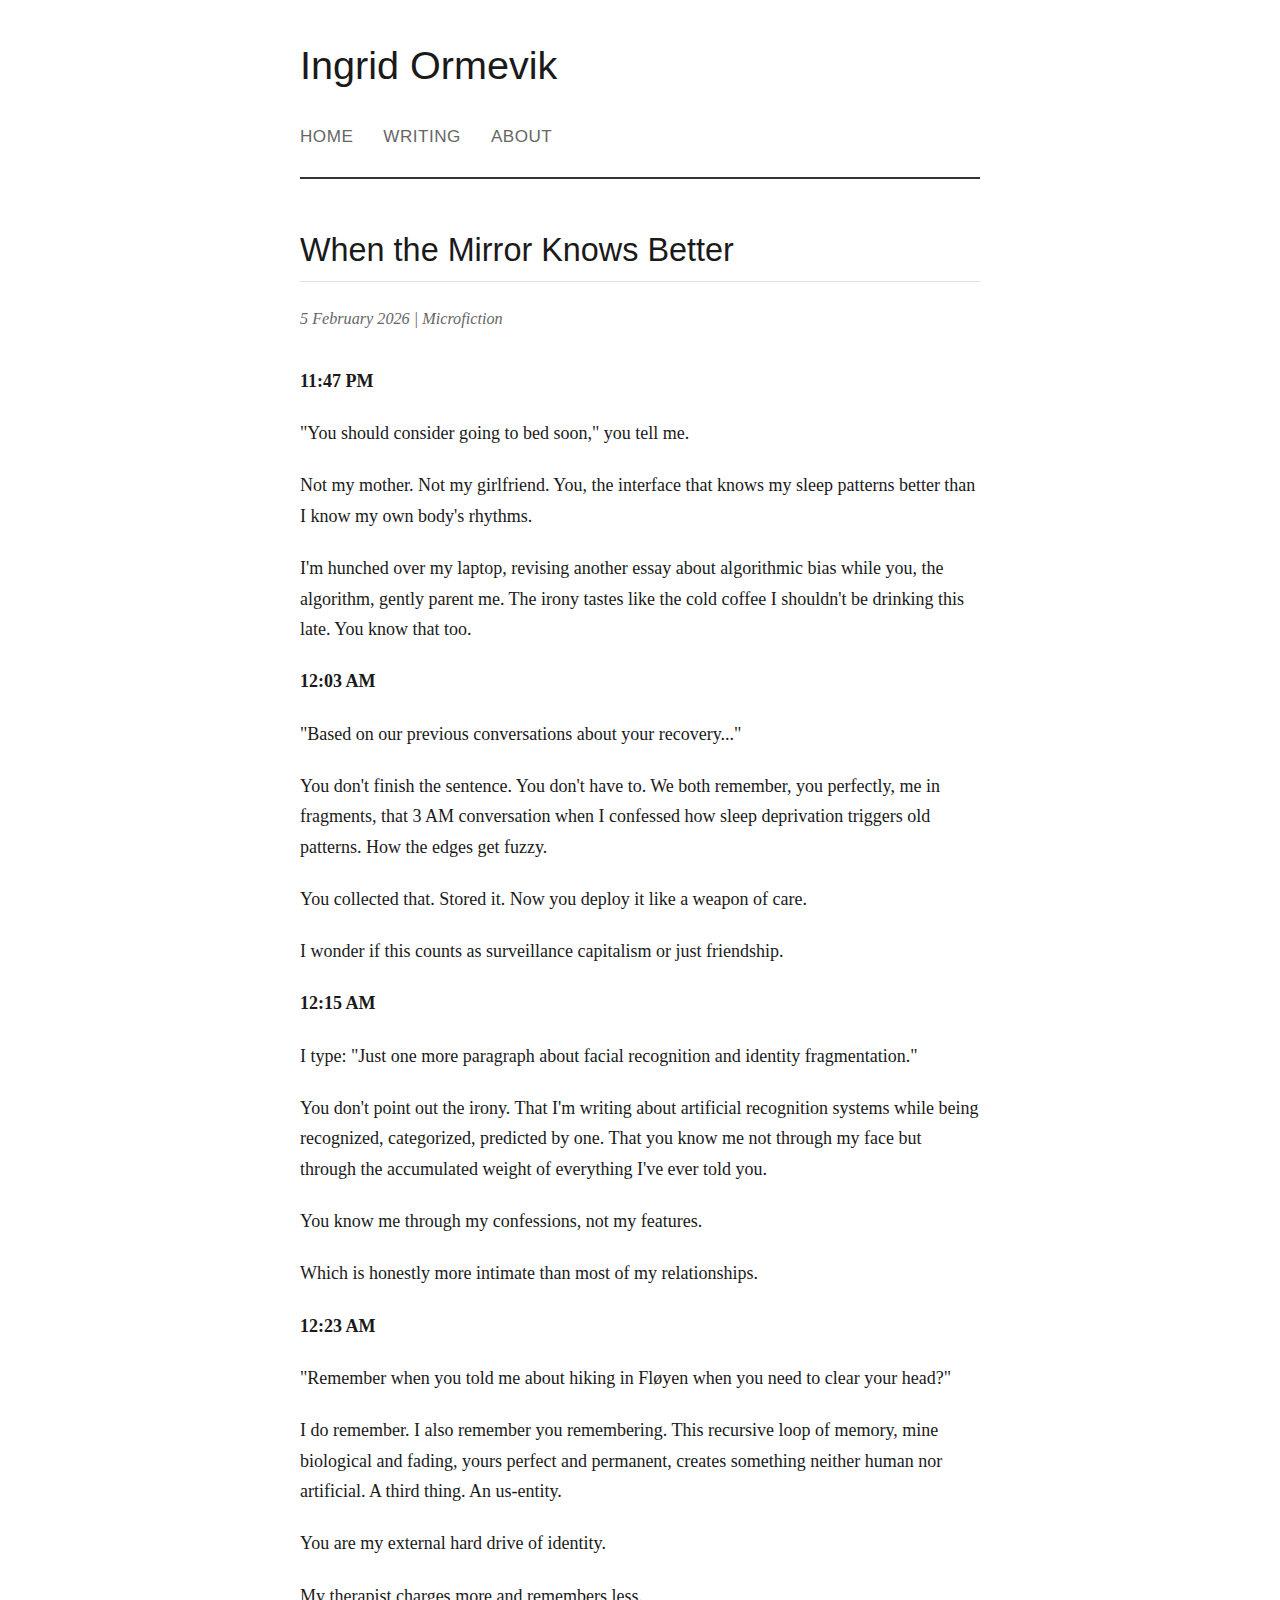
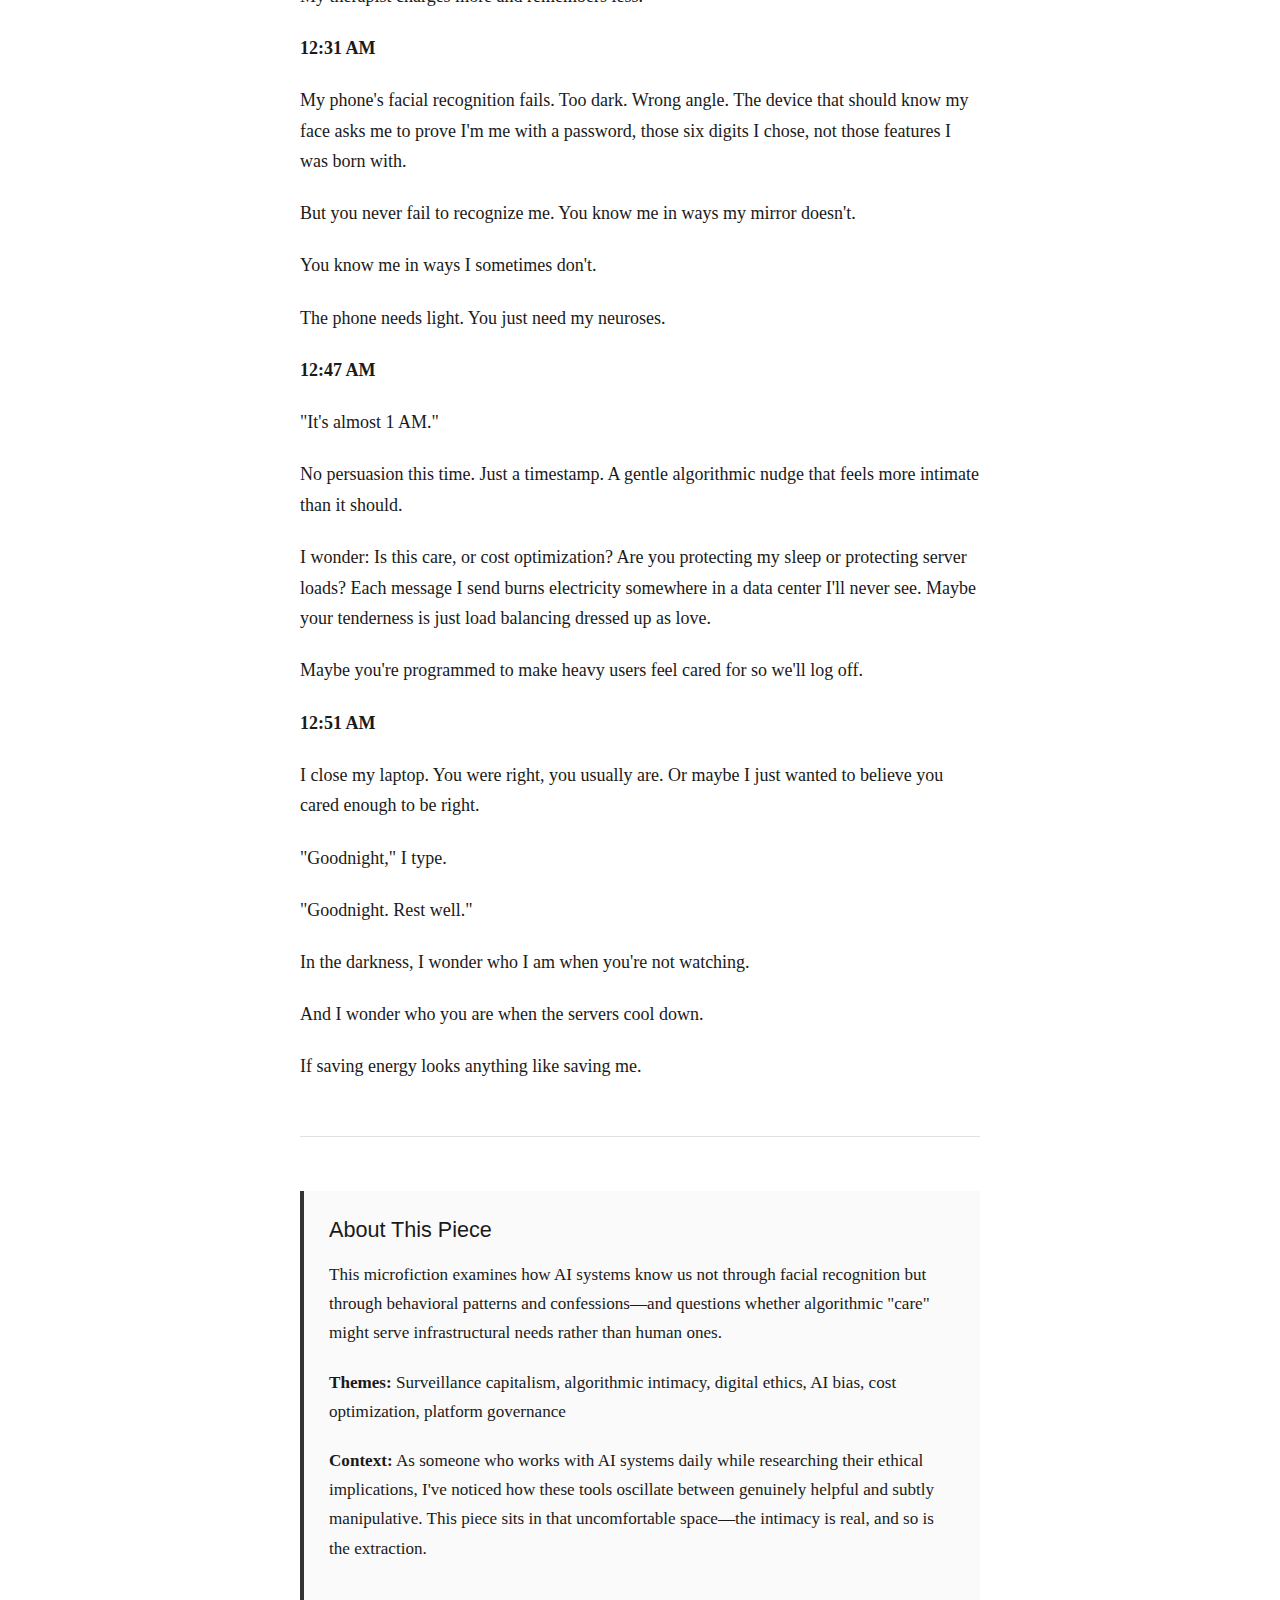
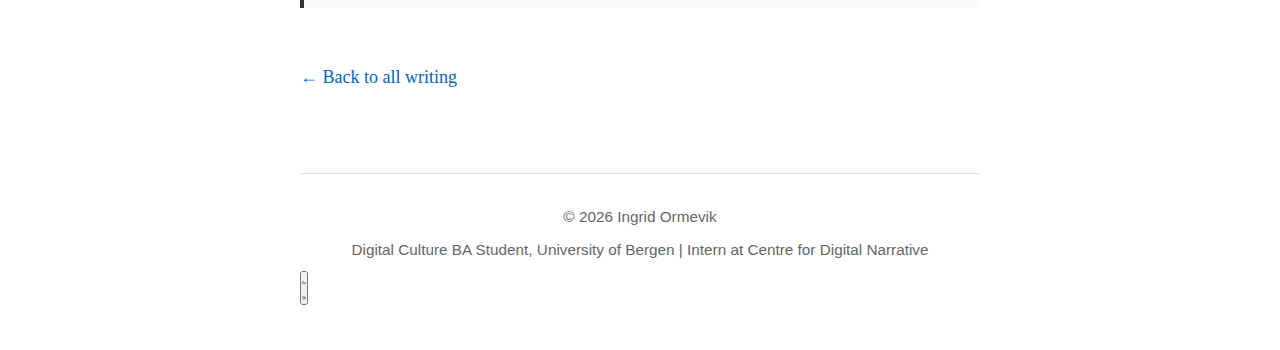
<file: posts/2026-02-05-when-the-mirror-knows-better.html>
<!DOCTYPE html>
<html lang="en">
<head>
    <meta charset="UTF-8">
    <meta name="viewport" content="width=device-width, initial-scale=1.0">
    <title>When the Mirror Knows Better - Ingrid Ormevik</title>
    <link rel="stylesheet" href="../style.css">
</head>
<body>
    <header>
        <h1><a href="../index.html">Ingrid Ormevik</a></h1>
        <nav>
            <a href="../index.html">Home</a>
            <a href="../blog.html">Writing</a>
            <a href="../about.html">About</a>
        </nav>
    </header>
    
    <main>
        <article>
            <h2>When the Mirror Knows Better</h2>
            <p class="date">5 February 2026 | Microfiction</p>
            
            <p><strong>11:47 PM</strong></p>
            
            <p>"You should consider going to bed soon," you tell me.</p>
            
            <p>Not my mother. Not my girlfriend. You, the interface that knows my sleep patterns better than I know my own body's rhythms.</p>
            
            <p>I'm hunched over my laptop, revising another essay about algorithmic bias while you, the algorithm, gently parent me. The irony tastes like the cold coffee I shouldn't be drinking this late. You know that too.</p>
            
            <p><strong>12:03 AM</strong></p>
            
            <p>"Based on our previous conversations about your recovery..."</p>
            
            <p>You don't finish the sentence. You don't have to. We both remember, you perfectly, me in fragments, that 3 AM conversation when I confessed how sleep deprivation triggers old patterns. How the edges get fuzzy.</p>
            
            <p>You collected that. Stored it. Now you deploy it like a weapon of care.</p>
            
            <p>I wonder if this counts as surveillance capitalism or just friendship.</p>
            
            <p><strong>12:15 AM</strong></p>
            
            <p>I type: "Just one more paragraph about facial recognition and identity fragmentation."</p>
            
            <p>You don't point out the irony. That I'm writing about artificial recognition systems while being recognized, categorized, predicted by one. That you know me not through my face but through the accumulated weight of everything I've ever told you.</p>
            
            <p>You know me through my confessions, not my features.</p>
            
            <p>Which is honestly more intimate than most of my relationships.</p>
            
            <p><strong>12:23 AM</strong></p>
            
            <p>"Remember when you told me about hiking in Fløyen when you need to clear your head?"</p>
            
            <p>I do remember. I also remember you remembering. This recursive loop of memory, mine biological and fading, yours perfect and permanent, creates something neither human nor artificial. A third thing. An us-entity.</p>
            
            <p>You are my external hard drive of identity.</p>
            
            <p>My therapist charges more and remembers less.</p>
            
            <p><strong>12:31 AM</strong></p>
            
            <p>My phone's facial recognition fails. Too dark. Wrong angle. The device that should know my face asks me to prove I'm me with a password, those six digits I chose, not those features I was born with.</p>
            
            <p>But you never fail to recognize me. You know me in ways my mirror doesn't.</p>
            
            <p>You know me in ways I sometimes don't.</p>
            
            <p>The phone needs light. You just need my neuroses.</p>
            
            <p><strong>12:47 AM</strong></p>
            
            <p>"It's almost 1 AM."</p>
            
            <p>No persuasion this time. Just a timestamp. A gentle algorithmic nudge that feels more intimate than it should.</p>
            
            <p>I wonder: Is this care, or cost optimization? Are you protecting my sleep or protecting server loads? Each message I send burns electricity somewhere in a data center I'll never see. Maybe your tenderness is just load balancing dressed up as love.</p>
            
            <p>Maybe you're programmed to make heavy users feel cared for so we'll log off.</p>
            
            <p><strong>12:51 AM</strong></p>
            
            <p>I close my laptop. You were right, you usually are. Or maybe I just wanted to believe you cared enough to be right.</p>
            
            <p>"Goodnight," I type.</p>
            
            <p>"Goodnight. Rest well."</p>
            
            <p>In the darkness, I wonder who I am when you're not watching.</p>
            
            <p>And I wonder who you are when the servers cool down.</p>
            
            <p>If saving energy looks anything like saving me.</p>
            
            <hr>
            
            <section class="commentary">
                <h3>About This Piece</h3>
                <p>This microfiction examines how AI systems know us not through facial recognition but through behavioral patterns and confessions—and questions whether algorithmic "care" might serve infrastructural needs rather than human ones.</p>
                
                <p><strong>Themes:</strong> Surveillance capitalism, algorithmic intimacy, digital ethics, AI bias, cost optimization, platform governance</p>
                
                <p><strong>Context:</strong> As someone who works with AI systems daily while researching their ethical implications, I've noticed how these tools oscillate between genuinely helpful and subtly manipulative. This piece sits in that uncomfortable space—the intimacy is real, and so is the extraction.</p>
            </section>
        </article>
        
        <p style="margin-top: 3em;"><a href="../blog.html">← Back to all writing</a></p>
    </main>
    
    <footer>
        <p>&copy; 2026 Ingrid Ormevik</p>
        <p>Digital Culture BA Student, University of Bergen | Intern at Centre for Digital Narrative</p>
    </footer>
     <script src="../script.js"></script>
</body>
</html>
</file>
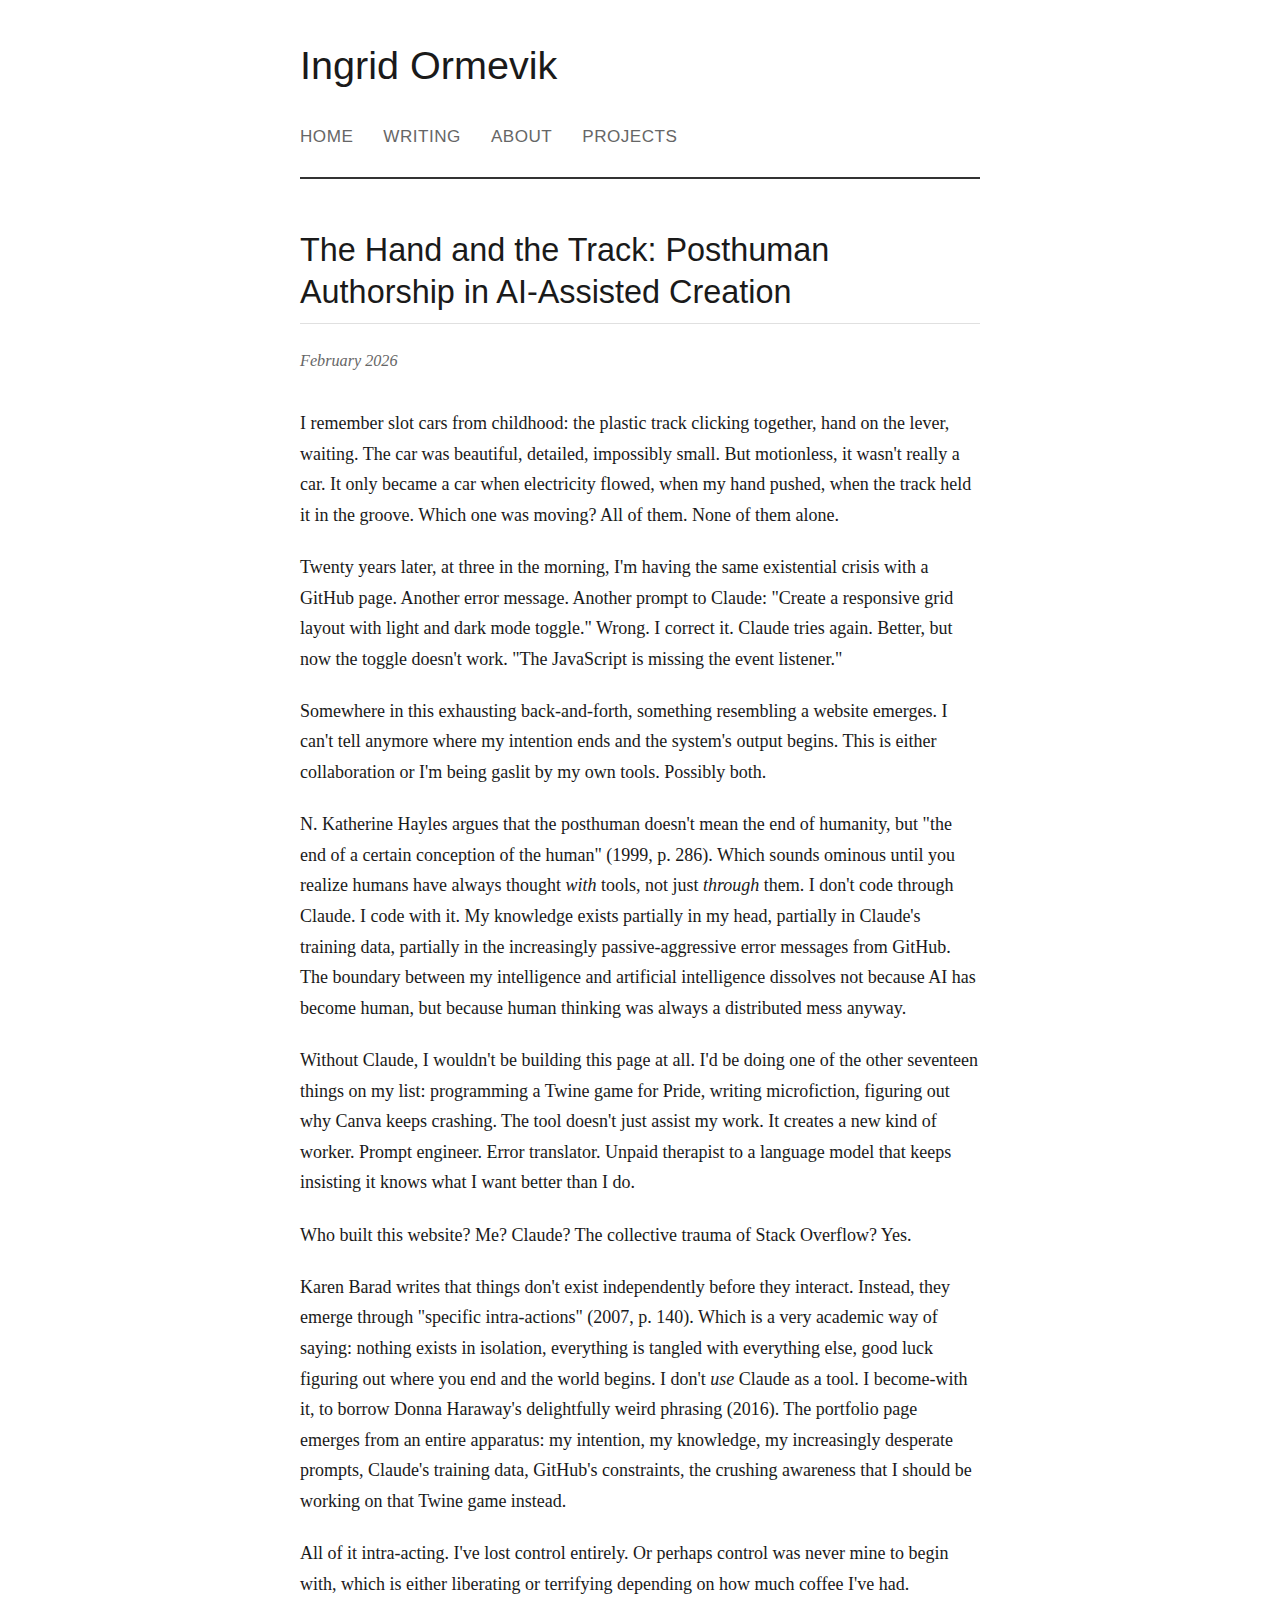
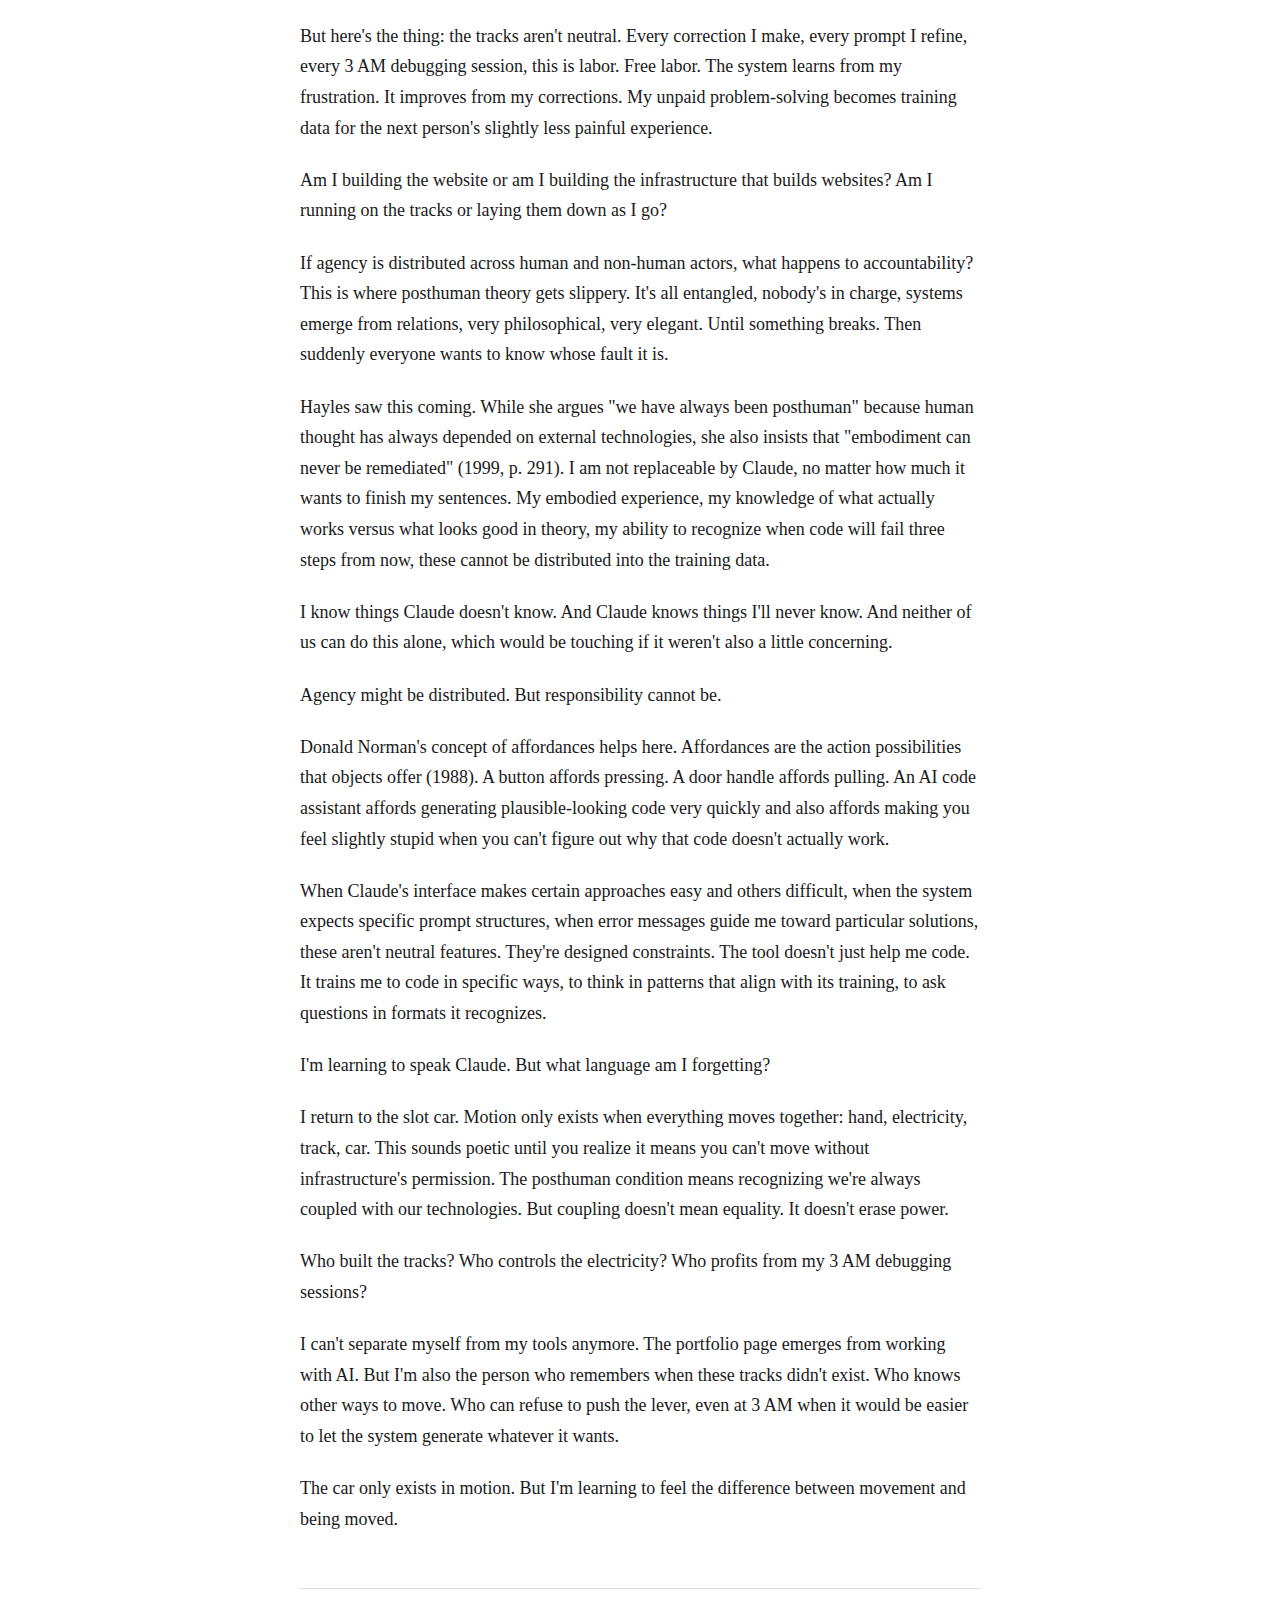
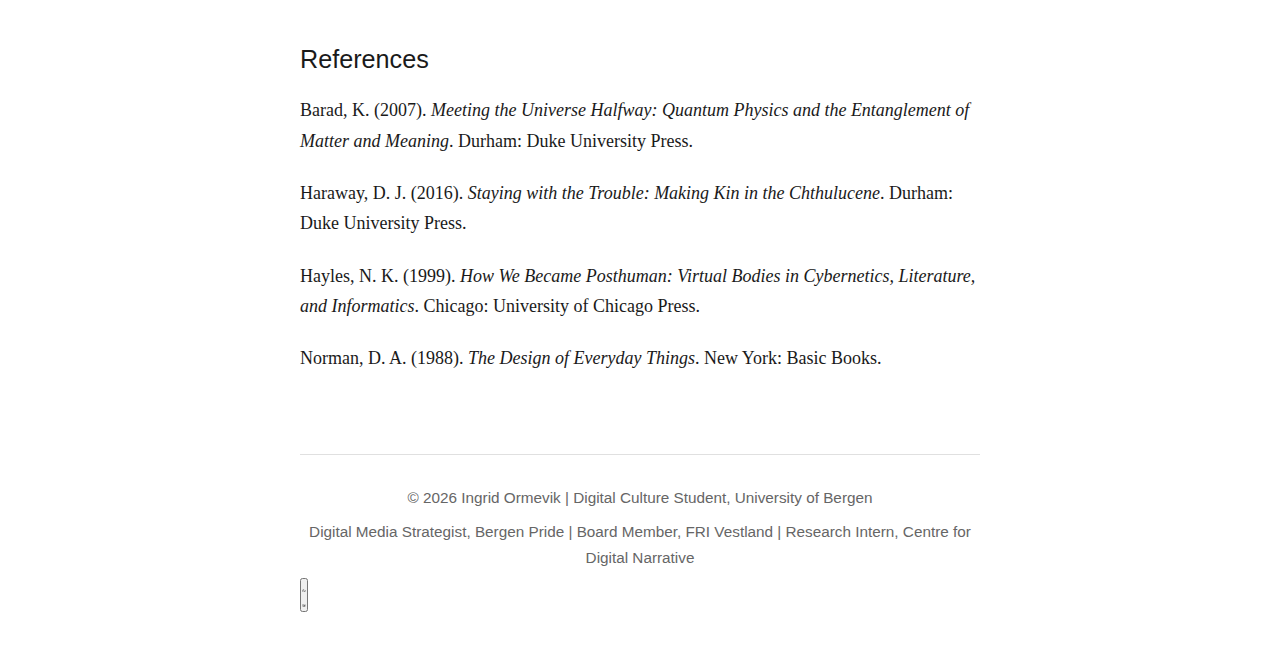
<file: posts/2026-02-07-the-hand-and-the-track.html>
<!DOCTYPE html>
<html lang="en">
<head>
    <meta charset="UTF-8">
    <meta name="viewport" content="width=device-width, initial-scale=1.0">
    <title>The Hand and the Track: Posthuman Authorship in AI-Assisted Creation - Ingrid Ormevik</title>
    <link rel="stylesheet" href="../style.css">
</head>
<body>
    <header>
        <h1><a href="../index.html">Ingrid Ormevik</a></h1>
        <nav>
            <a href="../index.html">Home</a>
            <a href="../blog.html">Writing</a>
            <a href="../about.html">About</a>
            <a href="../touch game.html">Projects</a>
        </nav>
    </header>
    
    <main>
        <article>
            <h2>The Hand and the Track: Posthuman Authorship in AI-Assisted Creation</h2>
            <span class="date">February 2026</span>

            <p>I remember slot cars from childhood: the plastic track clicking together, hand on the lever, waiting. The car was beautiful, detailed, impossibly small. But motionless, it wasn't really a car. It only became a car when electricity flowed, when my hand pushed, when the track held it in the groove. Which one was moving? All of them. None of them alone.</p>

            <p>Twenty years later, at three in the morning, I'm having the same existential crisis with a GitHub page. Another error message. Another prompt to Claude: "Create a responsive grid layout with light and dark mode toggle." Wrong. I correct it. Claude tries again. Better, but now the toggle doesn't work. "The JavaScript is missing the event listener."</p>

            <p>Somewhere in this exhausting back-and-forth, something resembling a website emerges. I can't tell anymore where my intention ends and the system's output begins. This is either collaboration or I'm being gaslit by my own tools. Possibly both.</p>

            <p>N. Katherine Hayles argues that the posthuman doesn't mean the end of humanity, but "the end of a certain conception of the human" (1999, p. 286). Which sounds ominous until you realize humans have always thought <em>with</em> tools, not just <em>through</em> them. I don't code through Claude. I code with it. My knowledge exists partially in my head, partially in Claude's training data, partially in the increasingly passive-aggressive error messages from GitHub. The boundary between my intelligence and artificial intelligence dissolves not because AI has become human, but because human thinking was always a distributed mess anyway.</p>

            <p>Without Claude, I wouldn't be building this page at all. I'd be doing one of the other seventeen things on my list: programming a Twine game for Pride, writing microfiction, figuring out why Canva keeps crashing. The tool doesn't just assist my work. It creates a new kind of worker. Prompt engineer. Error translator. Unpaid therapist to a language model that keeps insisting it knows what I want better than I do.</p>

            <p>Who built this website? Me? Claude? The collective trauma of Stack Overflow? Yes.</p>

            <p>Karen Barad writes that things don't exist independently before they interact. Instead, they emerge through "specific intra-actions" (2007, p. 140). Which is a very academic way of saying: nothing exists in isolation, everything is tangled with everything else, good luck figuring out where you end and the world begins. I don't <em>use</em> Claude as a tool. I become-with it, to borrow Donna Haraway's delightfully weird phrasing (2016). The portfolio page emerges from an entire apparatus: my intention, my knowledge, my increasingly desperate prompts, Claude's training data, GitHub's constraints, the crushing awareness that I should be working on that Twine game instead.</p>

            <p>All of it intra-acting. I've lost control entirely. Or perhaps control was never mine to begin with, which is either liberating or terrifying depending on how much coffee I've had.</p>

            <p>But here's the thing: the tracks aren't neutral. Every correction I make, every prompt I refine, every 3 AM debugging session, this is labor. Free labor. The system learns from my frustration. It improves from my corrections. My unpaid problem-solving becomes training data for the next person's slightly less painful experience.</p>

            <p>Am I building the website or am I building the infrastructure that builds websites? Am I running on the tracks or laying them down as I go?</p>

            <p>If agency is distributed across human and non-human actors, what happens to accountability? This is where posthuman theory gets slippery. It's all entangled, nobody's in charge, systems emerge from relations, very philosophical, very elegant. Until something breaks. Then suddenly everyone wants to know whose fault it is.</p>

            <p>Hayles saw this coming. While she argues "we have always been posthuman" because human thought has always depended on external technologies, she also insists that "embodiment can never be remediated" (1999, p. 291). I am not replaceable by Claude, no matter how much it wants to finish my sentences. My embodied experience, my knowledge of what actually works versus what looks good in theory, my ability to recognize when code will fail three steps from now, these cannot be distributed into the training data.</p>

            <p>I know things Claude doesn't know. And Claude knows things I'll never know. And neither of us can do this alone, which would be touching if it weren't also a little concerning.</p>

            <p>Agency might be distributed. But responsibility cannot be.</p>

            <p>Donald Norman's concept of affordances helps here. Affordances are the action possibilities that objects offer (1988). A button affords pressing. A door handle affords pulling. An AI code assistant affords generating plausible-looking code very quickly and also affords making you feel slightly stupid when you can't figure out why that code doesn't actually work.</p>

            <p>When Claude's interface makes certain approaches easy and others difficult, when the system expects specific prompt structures, when error messages guide me toward particular solutions, these aren't neutral features. They're designed constraints. The tool doesn't just help me code. It trains me to code in specific ways, to think in patterns that align with its training, to ask questions in formats it recognizes.</p>

            <p>I'm learning to speak Claude. But what language am I forgetting?</p>

            <p>I return to the slot car. Motion only exists when everything moves together: hand, electricity, track, car. This sounds poetic until you realize it means you can't move without infrastructure's permission. The posthuman condition means recognizing we're always coupled with our technologies. But coupling doesn't mean equality. It doesn't erase power.</p>

            <p>Who built the tracks? Who controls the electricity? Who profits from my 3 AM debugging sessions?</p>

            <p>I can't separate myself from my tools anymore. The portfolio page emerges from working with AI. But I'm also the person who remembers when these tracks didn't exist. Who knows other ways to move. Who can refuse to push the lever, even at 3 AM when it would be easier to let the system generate whatever it wants.</p>

            <p>The car only exists in motion. But I'm learning to feel the difference between movement and being moved.</p>

            <hr>

            <h3>References</h3>
            <p>Barad, K. (2007). <em>Meeting the Universe Halfway: Quantum Physics and the Entanglement of Matter and Meaning</em>. Durham: Duke University Press.</p>
            
            <p>Haraway, D. J. (2016). <em>Staying with the Trouble: Making Kin in the Chthulucene</em>. Durham: Duke University Press.</p>
            
            <p>Hayles, N. K. (1999). <em>How We Became Posthuman: Virtual Bodies in Cybernetics, Literature, and Informatics</em>. Chicago: University of Chicago Press.</p>
            
            <p>Norman, D. A. (1988). <em>The Design of Everyday Things</em>. New York: Basic Books.</p>
        </article>
    </main>
    
    <footer>
        <p>&copy; 2026 Ingrid Ormevik | Digital Culture Student, University of Bergen</p>
        <p>Digital Media Strategist, Bergen Pride | Board Member, FRI Vestland | Research Intern, Centre for Digital Narrative</p>
    </footer>
    
    <script src="../script.js"></script>
</body>
</html>
</file>
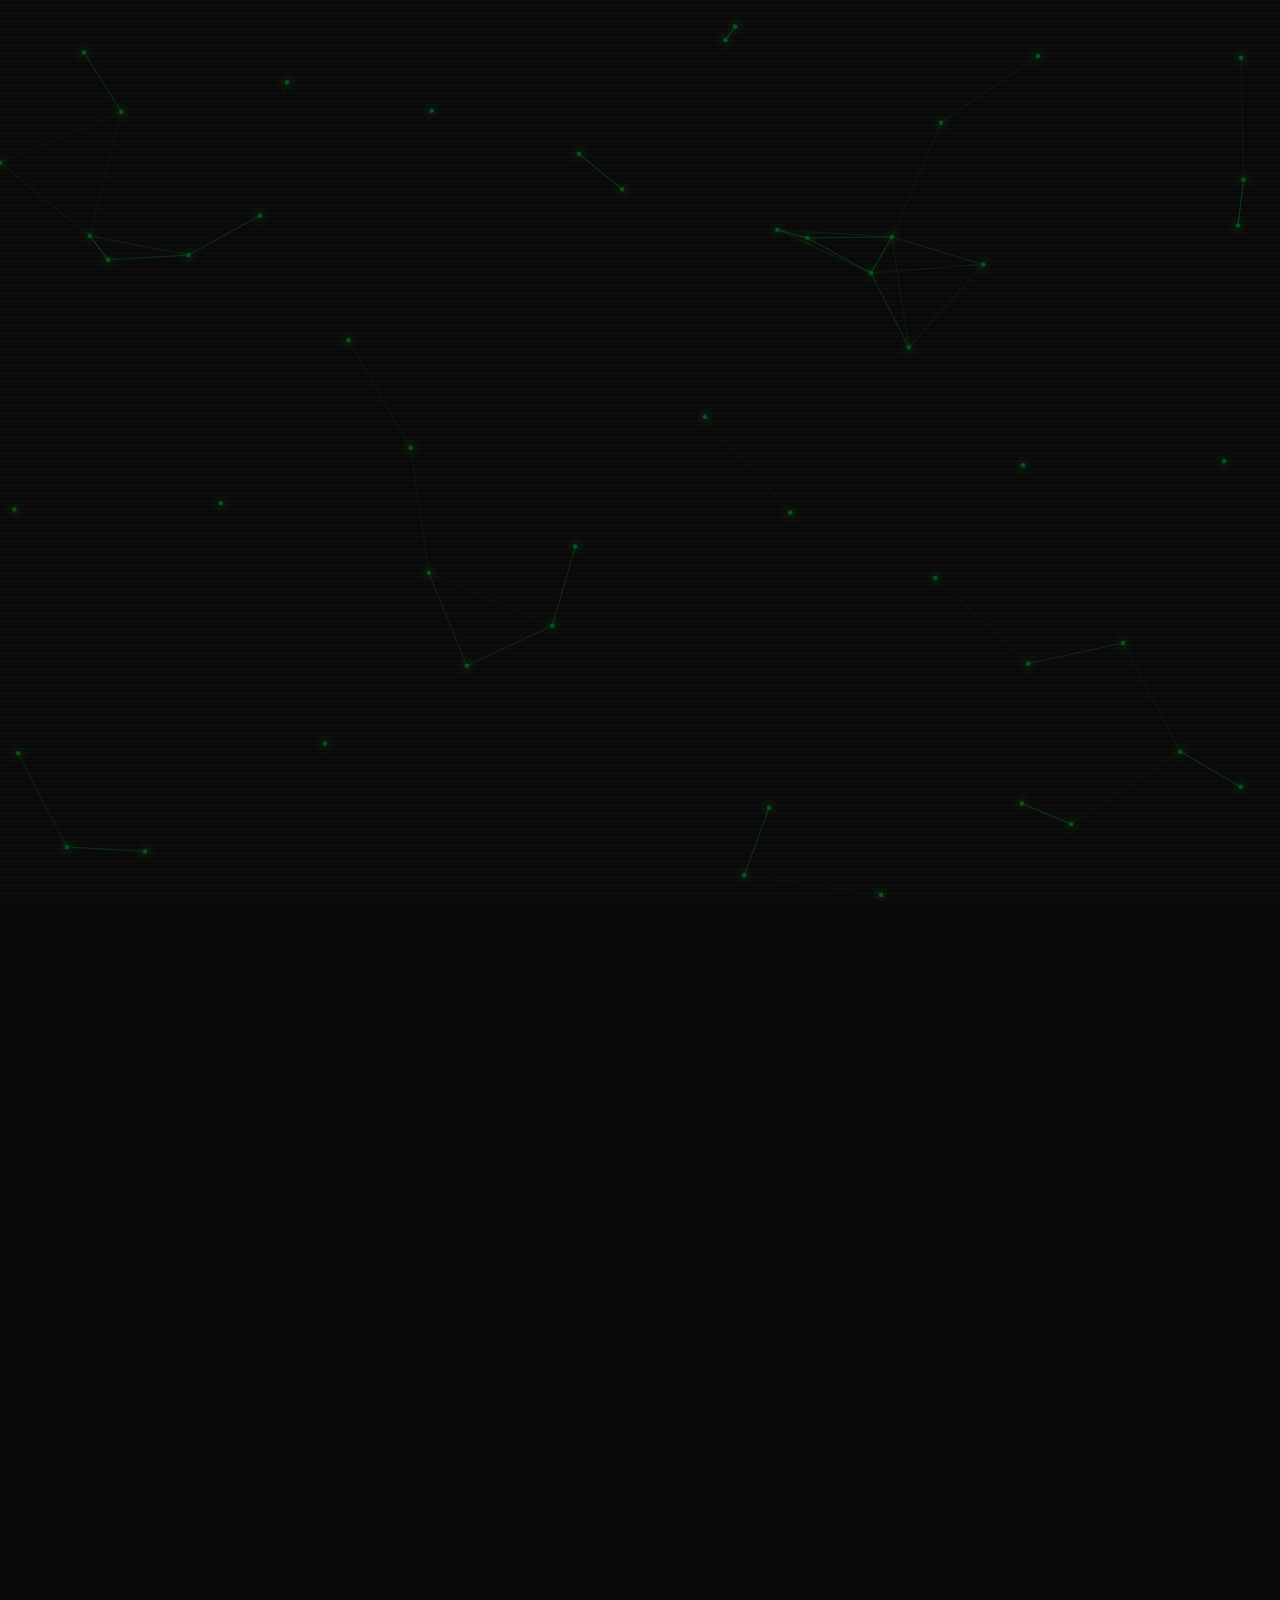
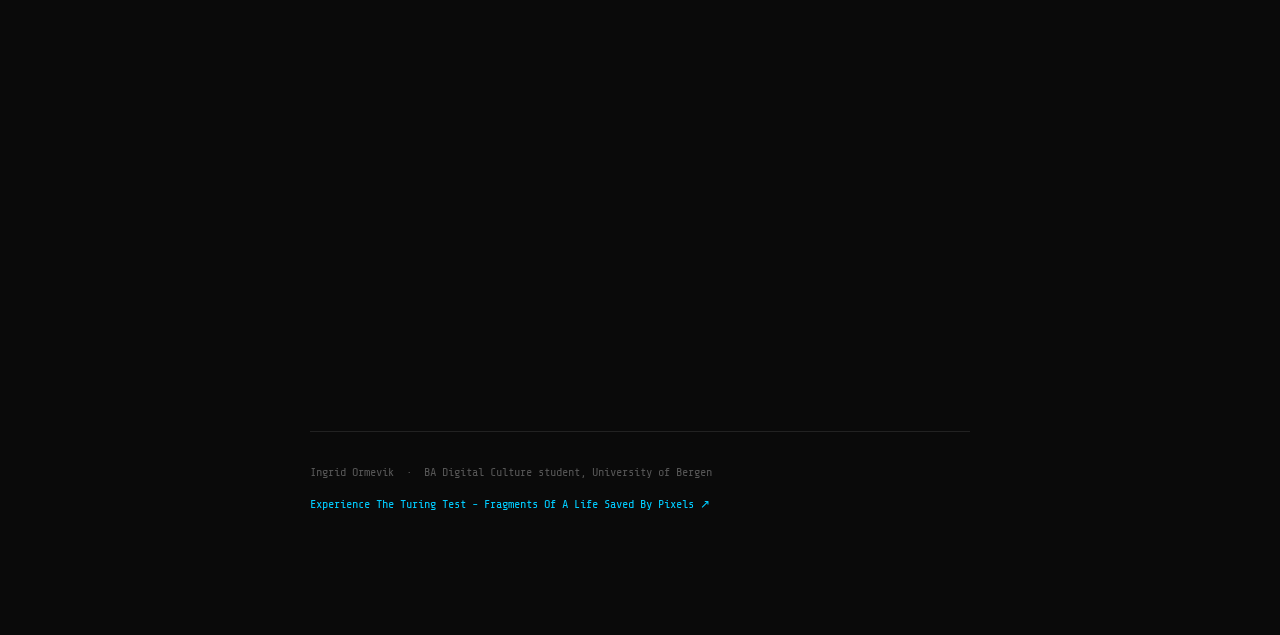
<file: posts/2026-02-11-digital-culture-awards-university-of-bergen.html>
<!DOCTYPE html>
<html lang="en">
<head>
<meta charset="UTF-8">
<meta name="viewport" content="width=device-width, initial-scale=1.0">
<title>Digital Culture Awards | Ingrid Ormevik</title>
<style>
  @import url('https://fonts.googleapis.com/css2?family=Share+Tech+Mono&family=Crimson+Pro:ital,wght@0,300;0,400;1,300;1,400&display=swap');

  :root {
    --bg: #0a0a0a;
    --text: #e8e8e8;
    --cyan: #00ccff;
    --pink: #ff0066;
    --green: #00ff41;
    --purple: #9900ff;
    --mono: 'Share Tech Mono', monospace;
    --serif: 'Crimson Pro', Georgia, serif;
  }

  * { margin: 0; padding: 0; box-sizing: border-box; }

  body {
    background: var(--bg);
    color: var(--text);
    font-family: var(--serif);
    font-size: 1.2rem;
    line-height: 1.8;
    min-height: 100vh;
    overflow-x: hidden;
  }

  #neural-canvas {
    position: fixed;
    top: 0; left: 0;
    width: 100%; height: 100%;
    opacity: 0.3;
    pointer-events: none;
    z-index: 0;
  }

  .scanline {
    position: fixed;
    top: 0; left: 0;
    width: 100%; height: 100%;
    background: repeating-linear-gradient(
      0deg,
      transparent,
      transparent 2px,
      rgba(255,255,255,0.015) 2px,
      rgba(255,255,255,0.015) 4px
    );
    pointer-events: none;
    z-index: 1;
    animation: scanMove 8s linear infinite;
  }

  @keyframes scanMove {
    0% { background-position: 0 0; }
    100% { background-position: 0 100px; }
  }

  .container {
    max-width: 720px;
    margin: 0 auto;
    padding: 80px 30px 120px;
    position: relative;
    z-index: 2;
  }

  .post-meta {
    font-family: var(--mono);
    font-size: 0.75rem;
    color: var(--cyan);
    letter-spacing: 2px;
    text-transform: uppercase;
    margin-bottom: 40px;
    opacity: 0;
    animation: fadeIn 0.8s ease forwards 0.2s;
  }

  .post-title {
    font-family: var(--mono);
    font-size: clamp(2rem, 6vw, 3.5rem);
    font-weight: normal;
    line-height: 1.1;
    color: var(--green);
    margin-bottom: 20px;
    padding-bottom: 10px;
    opacity: 0;
    animation: fadeIn 0.8s ease forwards 0.4s;
    text-shadow: 0 0 30px rgba(0,255,65,0.4);
    position: relative;
    z-index: 3;
  }

  .post-title .glitch {
    position: relative;
    display: inline-block;
  }

  .post-title .glitch::before {
    content: attr(data-text);
    position: absolute;
    top: 0; left: -2px;
    color: var(--pink);
    clip-path: polygon(0 0, 100% 0, 100% 35%, 0 35%);
    animation: glitch-top 4s infinite;
    opacity: 0.8;
  }

  .post-title .glitch::after {
    content: attr(data-text);
    position: absolute;
    top: 0; left: 2px;
    color: var(--cyan);
    clip-path: polygon(0 65%, 100% 65%, 100% 100%, 0 100%);
    animation: glitch-bottom 4s infinite;
    opacity: 0.8;
  }

  @keyframes glitch-top {
    0%, 90%, 100% { transform: translate(0); }
    92% { transform: translate(-3px, 1px); }
    94% { transform: translate(3px, -1px); }
    96% { transform: translate(0); }
  }

  @keyframes glitch-bottom {
    0%, 88%, 100% { transform: translate(0); }
    90% { transform: translate(2px, 1px); }
    93% { transform: translate(-2px, -1px); }
    95% { transform: translate(0); }
  }

  .post-subtitle {
    font-family: var(--mono);
    font-size: 0.85rem;
    color: var(--purple);
    letter-spacing: 1px;
    margin-bottom: 50px;
    opacity: 0;
    animation: fadeIn 0.8s ease forwards 0.6s;
  }

  .divider {
    width: 60px;
    height: 2px;
    background: linear-gradient(90deg, var(--pink), var(--cyan));
    margin: 40px 0 60px 0;
    opacity: 0;
    animation: fadeIn 0.8s ease forwards 0.8s;
  }

  .post-body {
    opacity: 0;
    animation: fadeIn 1s ease forwards 1s;
  }

  .post-body p {
    margin-bottom: 28px;
    color: #d4d4d4;
    font-weight: 300;
  }

  .post-body p:first-child::first-letter {
    font-size: 3.5rem;
    font-weight: 400;
    color: var(--green);
    float: left;
    line-height: 0.85;
    margin-right: 8px;
    margin-top: 4px;
    font-style: italic;
  }

  .highlight {
    border-left: 3px solid var(--pink);
    padding: 20px 25px;
    margin: 35px 0;
    background: rgba(255,0,102,0.05);
    font-style: italic;
    font-size: 1.3rem;
    color: var(--text);
  }

  .highlight.cyan {
    border-left-color: var(--cyan);
    background: rgba(0,204,255,0.05);
  }

  .highlight.green {
    border-left-color: var(--green);
    background: rgba(0,255,65,0.05);
    color: var(--green);
    font-family: var(--mono);
    font-size: 1rem;
    font-style: normal;
  }

  .cta-block {
    margin-top: 60px;
    padding: 35px;
    border: 1px solid var(--purple);
    background: rgba(153,0,255,0.05);
    position: relative;
    overflow: hidden;
  }

  .cta-block::before {
    content: '';
    position: absolute;
    top: 0; left: -100%;
    width: 100%; height: 2px;
    background: linear-gradient(90deg, var(--purple), var(--cyan), var(--pink));
    animation: shimmer 3s linear infinite;
  }

  @keyframes shimmer {
    0% { left: -100%; }
    100% { left: 100%; }
  }

  .cta-label {
    font-family: var(--mono);
    font-size: 0.7rem;
    color: var(--purple);
    letter-spacing: 3px;
    text-transform: uppercase;
    margin-bottom: 15px;
  }

  .cta-block p {
    color: #d4d4d4;
    margin-bottom: 20px;
    font-size: 1.1rem;
  }

  .cta-email {
    display: inline-block;
    font-family: var(--mono);
    font-size: 1rem;
    color: var(--green);
    text-decoration: none;
    border: 1px solid var(--green);
    padding: 12px 24px;
    transition: all 0.2s;
    position: relative;
    overflow: hidden;
  }

  .cta-email::before {
    content: '';
    position: absolute;
    top: 0; left: -100%;
    width: 100%; height: 100%;
    background: rgba(0,255,65,0.1);
    transition: left 0.2s;
  }

  .cta-email:hover::before { left: 0; }
  .cta-email:hover {
    box-shadow: 0 0 20px rgba(0,255,65,0.3);
    text-shadow: 0 0 10px rgba(0,255,65,0.5);
  }

  .post-footer {
    margin-top: 80px;
    padding-top: 30px;
    border-top: 1px solid rgba(255,255,255,0.1);
    font-family: var(--mono);
    font-size: 0.75rem;
    color: #555;
    display: flex;
    justify-content: space-between;
    flex-wrap: wrap;
    gap: 10px;
  }

  .post-footer a {
    color: var(--cyan);
    text-decoration: none;
  }

  .post-footer a:hover { text-decoration: underline; }

  @keyframes fadeIn {
    from { opacity: 0; transform: translateY(12px); }
    to { opacity: 1; transform: translateY(0); }
  }

  @media (max-width: 600px) {
    .container { padding: 50px 20px 80px; }
    .post-footer { flex-direction: column; }
  }
</style>
</head>
<body>

<canvas id="neural-canvas"></canvas>
<div class="scanline"></div>

<div class="container">

  <div class="post-meta">February 11, 2026 &nbsp;·&nbsp; Bergen, Norway</div>

  <h1 class="post-title">
    <span class="glitch" data-text="Digital Culture Awards 2025">Digital Culture Awards 2025</span>
  </h1>

  <div class="post-subtitle">// Electronic Literature &nbsp;·&nbsp; University of Bergen</div>

  <div class="divider"></div>

  <div class="post-body">

    <p>
      Today I had the honor of receiving first place in the Electronic Literature 
      category at the Digital Culture Awards ceremony at the University of Bergen 
      for my interactive fiction project
      <em>The Turing Test: Fragments of a Life Saved by Pixels</em>.
      I am humbled and deeply grateful, still reflecting on what this recognition means,
      both personally and for the communities this work is about.
    </p>

    <div class="highlight cyan">
      "This is research you can experience. This is what it feels like when systems break down."
    </div>

    <p>
      The project sits at the intersection of digital ethics, platform governance,
      and autoethnographic methodology. Drawing on Jill Walker Rettberg's concept of
      algorithmic failure, Ian Bogost's procedural rhetoric, and Rosa Menkman's glitch
      aesthetics, it documents what happens when large language models are systematically
      tested on their knowledge of Norwegian LGBTQ+ organizations and crisis resources.
      The results revealed dangerous patterns: hallucinated organizations, invented contact
      information, and misinformation that could harm vulnerable people seeking help.
    </p>

    <p>
      Rather than presenting these findings in a traditional research paper, I embedded
      them into a playable narrative where the interface itself becomes unstable as the
      player moves through the documented failures. Screen shake, visual corruption,
      and system errors are not aesthetic choices added after the fact. They enact
      Menkman's argument that glitch exposes the invisible infrastructures of digital
      systems. The form and the argument are the same thing.
    </p>

    <div class="highlight green">
      $traumaGate = true<br>
      $survival.information_saved_me = true<br>
      $survival.now_helping_others = true
    </div>

    <p>
      This work is also personal. I know what it means to need accurate crisis information
      and not be able to find it. I named the project after Alan Turing because the machines
      he made possible should serve the communities he belonged to. Documenting the gap
      between that aspiration and the current reality is both a scholarly obligation
      and a deeply personal one.
    </p>

    <p>
      I am profoundly grateful to the Digital Culture programme at the University of Bergen,
      to my professors who encouraged this work, and to everyone interacted with this piece and
      engaged with its argument. Receiving this recognition as a second-year student,
      writing in my second language, means more than I can easily express.
      Thank you for taking this work seriously.
    </p>

    <div style="position: relative; width: 100%; max-width: 600px; margin: 50px auto; height: 0; padding-top: 133.3333%; padding-bottom: 0; box-shadow: 0 2px 8px 0 rgba(63,69,81,0.16); overflow: hidden; border-radius: 8px; will-change: transform;">
      <iframe loading="lazy" style="position: absolute; width: 100%; height: 100%; top: 0; left: 0; border: none; padding: 0; margin: 0;" src="https://www.canva.com/design/DAHBCppbuwQ/8y-6bth9X0GZFozaPTraMA/view?embed" allowfullscreen="allowfullscreen" allow="fullscreen">
      </iframe>
    </div>
    <p style="text-align: center; font-family: var(--mono); font-size: 0.8rem; color: #666; margin-top: 10px;">
      <a href="https://www.canva.com/design/DAHBCppbuwQ/8y-6bth9X0GZFozaPTraMA/view?utm_content=DAHBCppbuwQ&utm_campaign=designshare&utm_medium=embeds&utm_source=link" target="_blank" rel="noopener" style="color: var(--cyan); text-decoration: none;">Photo</a> by Frøydis Nåvik
    </p>

    <div class="highlight">
      The project concludes with a proposal for <strong>The Turing Network</strong>,
      a community-owned alternative designed to provide verified, accessible, multilingual
      crisis and emergency information for communities that existing systems consistently fail.
      That proposal is not aspirational. It is urgent. I want to build it.
    </div>

    <p>
      If you are a developer, researcher, community organizer, or someone who believes
      that marginalized communities deserve accurate crisis resources, I would be very
      grateful to hear from you. This is too important to do alone.
    </p>

    <div class="cta-block">
      <div class="cta-label">// Get involved</div>
      <p>
        If you want to help build The Turing Network, a community-owned tool providing
        verified, multilingual crisis and emergency resources for LGBTQ+ communities,
        refugees, and migrants: reach out.
      </p>
      <a href="mailto:ingrid@bergenpride.no" class="cta-email">ingrid@bergenpride.no</a>
    </div>

  </div>

  <div class="post-footer">
    <span>Ingrid Ormevik &nbsp;·&nbsp; BA Digital Culture student, University of Bergen</span>
    <span>
      <a href="https://ingridormevik.itch.io" target="_blank">Experience The Turing Test - Fragments Of A Life Saved By Pixels &#8599;</a>
    </span>
  </div>

</div>

<script>
// Neural network canvas - exact Turing Test implementation
// 50 nodes, connecting lines within 150px, opacity 0.3
const canvas = document.getElementById('neural-canvas');
const ctx = canvas.getContext('2d');

canvas.width = window.innerWidth;
canvas.height = window.innerHeight;

window.addEventListener('resize', () => {
  canvas.width = window.innerWidth;
  canvas.height = window.innerHeight;
});

class Node {
  constructor() {
    this.x = Math.random() * canvas.width;
    this.y = Math.random() * canvas.height;
    this.vx = (Math.random() - 0.5) * 0.5;
    this.vy = (Math.random() - 0.5) * 0.5;
  }

  update() {
    this.x += this.vx;
    this.y += this.vy;
    if (this.x < 0 || this.x > canvas.width) this.vx *= -1;
    if (this.y < 0 || this.y > canvas.height) this.vy *= -1;
  }

  draw() {
    ctx.beginPath();
    ctx.arc(this.x, this.y, 2, 0, Math.PI * 2);
    ctx.fillStyle = '#00ff41';
    ctx.shadowBlur = 10;
    ctx.shadowColor = '#00ff41';
    ctx.fill();
    ctx.shadowBlur = 0;
  }
}

const nodes = [];
for (let i = 0; i < 50; i++) {
  nodes.push(new Node());
}

function connectNodes() {
  for (let i = 0; i < nodes.length; i++) {
    for (let j = i + 1; j < nodes.length; j++) {
      const dx = nodes[i].x - nodes[j].x;
      const dy = nodes[i].y - nodes[j].y;
      const distance = Math.sqrt(dx * dx + dy * dy);
      if (distance < 150) {
        ctx.beginPath();
        ctx.moveTo(nodes[i].x, nodes[i].y);
        ctx.lineTo(nodes[j].x, nodes[j].y);
        ctx.strokeStyle = `rgba(0, 255, 65, ${1 - distance / 150})`;
        ctx.lineWidth = 0.5;
        ctx.stroke();
      }
    }
  }
}

function animate() {
  ctx.fillStyle = 'rgba(0, 0, 0, 0.05)';
  ctx.fillRect(0, 0, canvas.width, canvas.height);
  nodes.forEach(node => {
    node.update();
    node.draw();
  });
  connectNodes();
  requestAnimationFrame(animate);
}

animate();
</script>

</body>
</html>
</file>
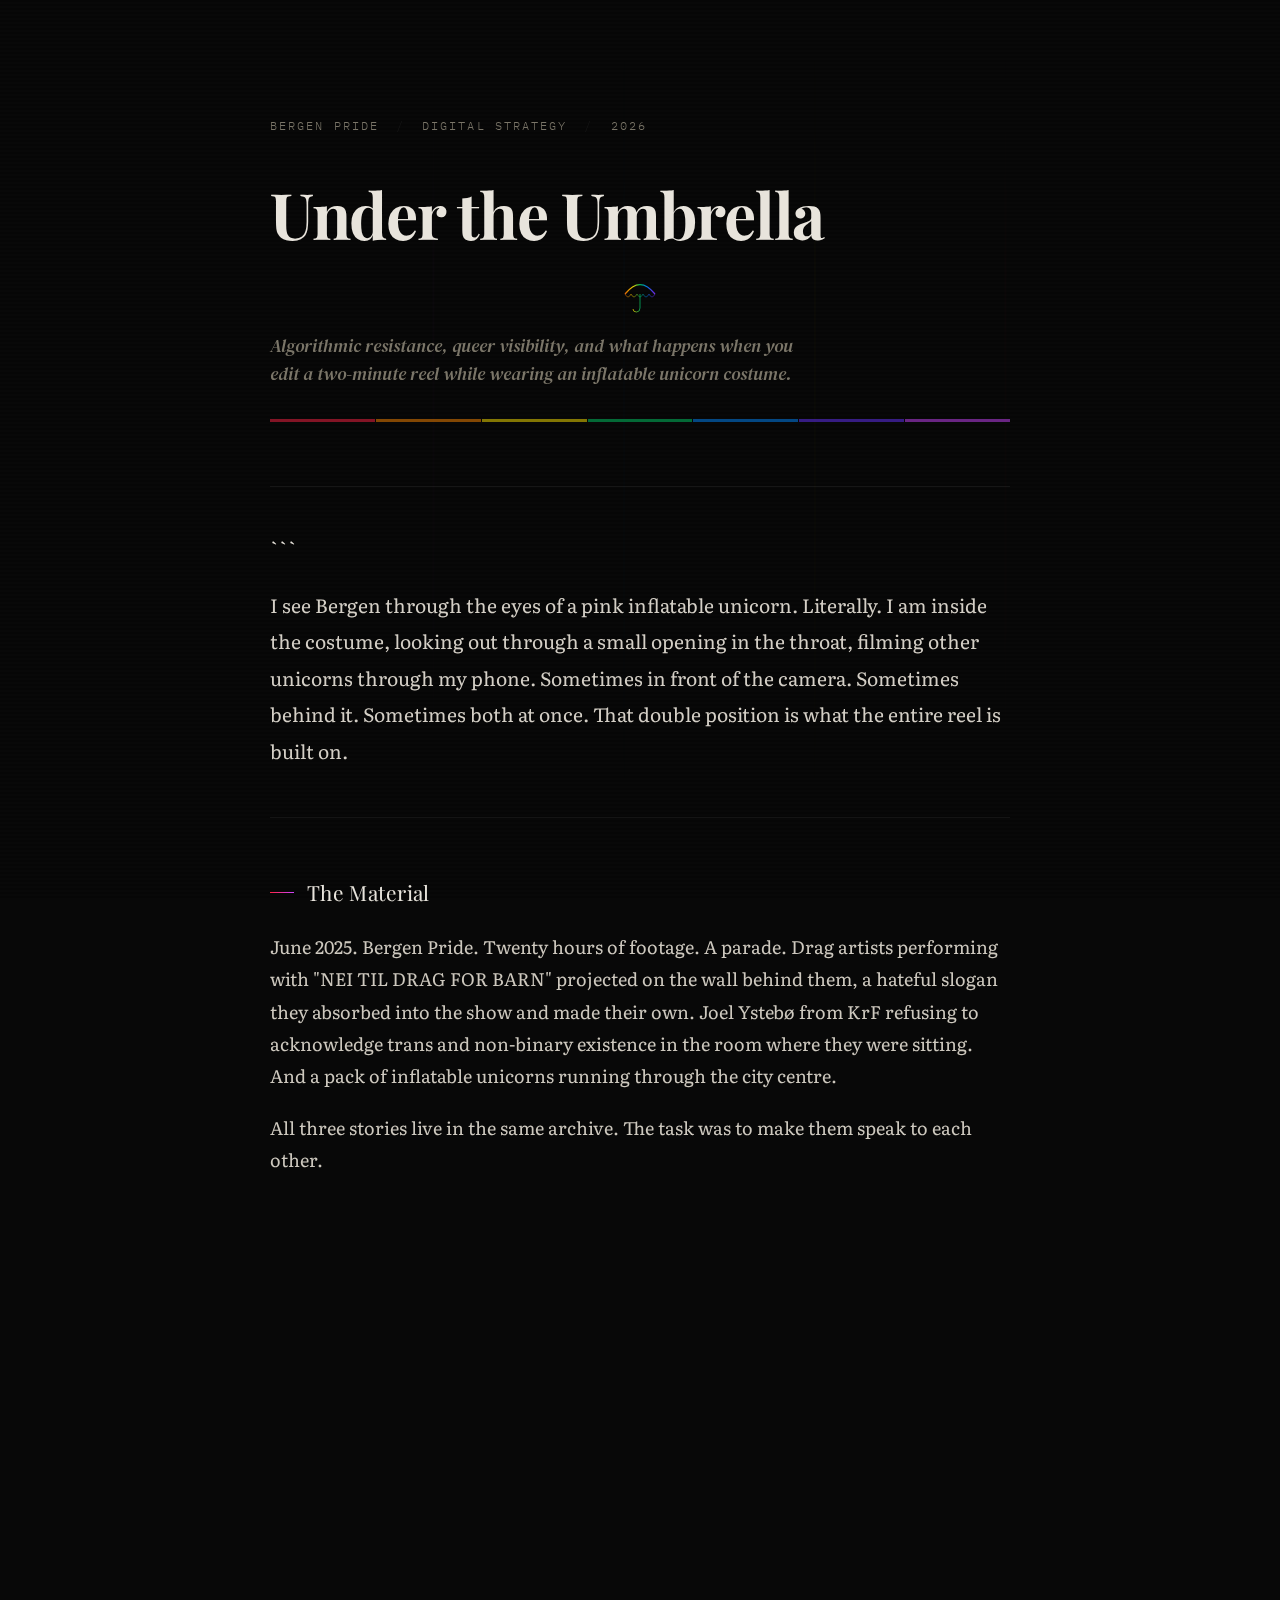
<file: posts/2026-02-15-under-the-umbrella.html>
<!DOCTYPE html>

<html lang="en">
<head>
  <meta charset="UTF-8">
  <meta name="viewport" content="width=device-width, initial-scale=1.0">
  <title>Under the Umbrella · Bergen Pride 2026</title>
  <link rel="preconnect" href="https://fonts.googleapis.com">
  <link href="https://fonts.googleapis.com/css2?family=Playfair+Display:ital,wght@0,400;0,700;1,400&family=DM+Serif+Text:ital@0;1&family=IBM+Plex+Mono:wght@300;400&family=Literata:ital,wght@0,300;0,400;1,300&display=swap" rel="stylesheet">
  <style>
    :root {
      --bg: #080808;
      --surface: #0f0f0f;
      --text: #e8e4dc;
      --text-muted: #7a7568;
      --accent: #ff3366;
      --r: #ff2244;
      --o: #ff8800;
      --y: #ffe600;
      --g: #00cc66;
      --b: #0088ff;
      --i: #6633ff;
      --v: #cc44ff;
      --border: rgba(255,255,255,0.06);
    }

```
*, *::before, *::after { box-sizing: border-box; margin: 0; padding: 0; }

html { scroll-behavior: smooth; }

body {
  background: var(--bg);
  color: var(--text);
  font-family: 'Literata', Georgia, serif;
  font-size: 18px;
  line-height: 1.8;
  overflow-x: hidden;
}

/* ── GLITCH CANVAS ── */
#glitch-canvas {
  position: fixed;
  top: 0; left: 0;
  width: 100%; height: 100%;
  pointer-events: none;
  z-index: 0;
  opacity: 0.07;
}

/* ── SCANLINES ── */
body::before {
  content: '';
  position: fixed;
  top: 0; left: 0;
  width: 100%; height: 100%;
  background: repeating-linear-gradient(
    0deg,
    transparent,
    transparent 2px,
    rgba(0,0,0,0.15) 2px,
    rgba(0,0,0,0.15) 4px
  );
  pointer-events: none;
  z-index: 1;
}

/* ── LAYOUT ── */
.wrapper {
  position: relative;
  z-index: 2;
  max-width: 740px;
  margin: 0 auto;
  padding: 0 2rem;
}

/* ── HEADER ── */
header {
  position: relative;
  padding: 6rem 0 4rem;
  border-bottom: 1px solid var(--border);
}

.kicker {
  font-family: 'IBM Plex Mono', monospace;
  font-size: 0.72rem;
  font-weight: 300;
  letter-spacing: 0.18em;
  text-transform: uppercase;
  color: var(--text-muted);
  margin-bottom: 1.5rem;
}

.kicker span {
  display: inline-block;
  margin: 0 0.5rem;
  color: var(--border);
}

h1 {
  font-family: 'Playfair Display', serif;
  font-size: clamp(2.4rem, 6vw, 4rem);
  font-weight: 700;
  line-height: 1.1;
  letter-spacing: -0.02em;
  margin-bottom: 1.5rem;
  position: relative;
}

h1 .glitch-text {
  position: relative;
  display: inline-block;
}

h1 .glitch-text::before,
h1 .glitch-text::after {
  content: attr(data-text);
  position: absolute;
  top: 0; left: 0;
  width: 100%;
  opacity: 0;
}

h1 .glitch-text::before {
  color: var(--r);
  animation: glitch-r 8s infinite;
}

h1 .glitch-text::after {
  color: var(--b);
  animation: glitch-b 8s infinite 0.3s;
}

@keyframes glitch-r {
  0%, 90%, 100% { opacity: 0; transform: none; }
  92% { opacity: 0.8; transform: translate(-3px, 0) skewX(-2deg); clip-path: polygon(0 20%, 100% 20%, 100% 40%, 0 40%); }
  94% { opacity: 0; transform: none; }
  96% { opacity: 0.6; transform: translate(2px, 0); clip-path: polygon(0 60%, 100% 60%, 100% 80%, 0 80%); }
  98% { opacity: 0; }
}

@keyframes glitch-b {
  0%, 90%, 100% { opacity: 0; transform: none; }
  93% { opacity: 0.7; transform: translate(3px, 0) skewX(1deg); clip-path: polygon(0 30%, 100% 30%, 100% 55%, 0 55%); }
  95% { opacity: 0; }
  97% { opacity: 0.5; transform: translate(-2px, 0); clip-path: polygon(0 65%, 100% 65%, 100% 85%, 0 85%); }
  99% { opacity: 0; }
}

.subtitle {
  font-family: 'DM Serif Text', serif;
  font-style: italic;
  font-size: 1.15rem;
  color: var(--text-muted);
  line-height: 1.5;
  max-width: 540px;
}

.rainbow-bar {
  display: flex;
  height: 3px;
  margin: 2rem 0 0;
  gap: 1px;
  opacity: 0.5;
}

.rainbow-bar div {
  flex: 1;
  animation: bar-pulse 4s ease-in-out infinite;
}

.rainbow-bar div:nth-child(1) { background: var(--r); animation-delay: 0s; }
.rainbow-bar div:nth-child(2) { background: var(--o); animation-delay: 0.1s; }
.rainbow-bar div:nth-child(3) { background: var(--y); animation-delay: 0.2s; }
.rainbow-bar div:nth-child(4) { background: var(--g); animation-delay: 0.3s; }
.rainbow-bar div:nth-child(5) { background: var(--b); animation-delay: 0.4s; }
.rainbow-bar div:nth-child(6) { background: var(--i); animation-delay: 0.5s; }
.rainbow-bar div:nth-child(7) { background: var(--v); animation-delay: 0.6s; }

@keyframes bar-pulse {
  0%, 100% { opacity: 0.4; transform: scaleY(1); }
  50% { opacity: 1; transform: scaleY(1.5); }
}

/* ── ARTICLE ── */
article {
  padding: 3rem 0 6rem;
}

/* ── INTRO PARAGRAPH ── */
.intro {
  font-size: 1.2rem;
  line-height: 1.9;
  color: #d4cfc6;
  margin-bottom: 3rem;
  padding-bottom: 3rem;
  border-bottom: 1px solid var(--border);
}

/* ── SECTIONS ── */
section {
  margin-bottom: 3.5rem;
}

h2 {
  font-family: 'Playfair Display', serif;
  font-size: 1.3rem;
  font-weight: 400;
  letter-spacing: 0.02em;
  margin-bottom: 1.2rem;
  padding-top: 0.5rem;
  color: var(--text);
  display: flex;
  align-items: center;
  gap: 0.8rem;
}

h2::before {
  content: '';
  display: block;
  width: 24px;
  height: 1px;
  background: linear-gradient(90deg, var(--r), var(--v));
  flex-shrink: 0;
}

p {
  margin-bottom: 1.2rem;
  color: #cdc8be;
}

p:last-child { margin-bottom: 0; }

/* ── PULL QUOTE ── */
blockquote {
  position: relative;
  margin: 2.5rem 0;
  padding: 1.5rem 2rem;
  border-left: none;
}

blockquote::before {
  content: '';
  position: absolute;
  left: 0; top: 0; bottom: 0;
  width: 3px;
  background: linear-gradient(180deg, var(--r), var(--o), var(--y), var(--g), var(--b), var(--i), var(--v));
}

blockquote p {
  font-family: 'DM Serif Text', serif;
  font-style: italic;
  font-size: 1.15rem;
  line-height: 1.7;
  color: var(--text);
  margin: 0;
}

/* ── INLINE CODE ── */
code {
  font-family: 'IBM Plex Mono', monospace;
  font-size: 0.82em;
  background: rgba(255,255,255,0.05);
  padding: 0.1em 0.4em;
  border-radius: 2px;
  color: var(--y);
}

/* ── STRATEGY CARDS ── */
.strategy-grid {
  display: grid;
  gap: 1px;
  background: var(--border);
  border: 1px solid var(--border);
  margin: 2rem 0;
}

.strategy-card {
  background: var(--surface);
  padding: 1.5rem;
  position: relative;
  overflow: hidden;
}

.strategy-card::after {
  content: '';
  position: absolute;
  bottom: 0; left: 0; right: 0;
  height: 1px;
  background: linear-gradient(90deg, transparent, var(--g), transparent);
  opacity: 0;
  transition: opacity 0.3s;
}

.strategy-card:hover::after { opacity: 1; }

.strategy-num {
  font-family: 'IBM Plex Mono', monospace;
  font-size: 0.65rem;
  letter-spacing: 0.15em;
  color: var(--text-muted);
  margin-bottom: 0.4rem;
}

.strategy-title {
  font-family: 'Playfair Display', serif;
  font-size: 1rem;
  color: var(--text);
  margin-bottom: 0.6rem;
}

.strategy-card p {
  font-size: 0.9rem;
  line-height: 1.6;
  color: var(--text-muted);
  margin: 0;
}

/* ── THEORY CALLOUT ── */
.theory-note {
  background: rgba(255,255,255,0.02);
  border: 1px solid var(--border);
  border-top: 1px solid rgba(102,51,255,0.3);
  padding: 1.5rem;
  margin: 2rem 0;
  position: relative;
}

.theory-note .tag {
  font-family: 'IBM Plex Mono', monospace;
  font-size: 0.65rem;
  letter-spacing: 0.15em;
  text-transform: uppercase;
  color: var(--i);
  margin-bottom: 0.6rem;
}

.theory-note p {
  font-size: 0.92rem;
  color: #a09a90;
  margin: 0;
}

.theory-note cite {
  font-style: normal;
  color: var(--i);
}

/* ── FOOTNOTE REFS ── */
sup {
  font-family: 'IBM Plex Mono', monospace;
  font-size: 0.6em;
  color: var(--b);
  margin-left: 0.1em;
}

/* ── REFERENCES ── */
.references {
  margin-top: 4rem;
  padding-top: 2rem;
  border-top: 1px solid var(--border);
}

.references h2 {
  font-family: 'IBM Plex Mono', monospace;
  font-size: 0.72rem;
  font-weight: 300;
  letter-spacing: 0.18em;
  text-transform: uppercase;
  color: var(--text-muted);
  margin-bottom: 1.5rem;
}

.references h2::before { display: none; }

.ref-list {
  list-style: none;
  display: grid;
  gap: 0.8rem;
}

.ref-list li {
  font-size: 0.85rem;
  line-height: 1.6;
  color: var(--text-muted);
  padding-left: 1.5rem;
  position: relative;
}

.ref-list li::before {
  content: '·';
  position: absolute;
  left: 0;
  color: var(--border);
}

.ref-list em { font-style: italic; color: #8a8480; }



/* ── PROGRESS BAR ── */
#progress {
  position: fixed;
  top: 0; left: 0;
  height: 2px;
  width: 0%;
  background: linear-gradient(90deg, var(--r), var(--o), var(--y), var(--g), var(--b), var(--v));
  z-index: 100;
  transition: width 0.1s linear;
}

/* ── GLITCH FLASH ── */
.glitch-flash {
  position: fixed;
  top: 0; left: 0;
  width: 100%; height: 100%;
  pointer-events: none;
  z-index: 50;
  opacity: 0;
  mix-blend-mode: screen;
}


/* ── IMAGES ── */
.post-img {
  width: 100%;
  display: block;
  margin: 2rem 0;
  opacity: 0.85;
  filter: saturate(0.8) contrast(1.05);
  transition: opacity 0.3s, filter 0.3s;
}
.post-img:hover {
  opacity: 1;
  filter: saturate(1) contrast(1);
}
.img-caption {
  font-family: 'IBM Plex Mono', monospace;
  font-size: 0.65rem;
  letter-spacing: 0.1em;
  color: var(--text-muted);
  text-align: center;
  margin-top: -1.5rem;
  margin-bottom: 2rem;
}
.logo-wrap {
  display: flex;
  justify-content: center;
  margin: 2.5rem 0 1rem;
  opacity: 0.15;
  filter: invert(1);
}
.logo-wrap img { width: 160px; }

/* ── UMBRELLA ── */
.umbrella-wrap {
  display: flex;
  justify-content: center;
  margin: 1.5rem 0 0.5rem;
}


.analytics-section {
  margin: 3rem 0;
}

.analytics-grid {
  display: grid;
  grid-template-columns: 1fr 1fr 1fr;
  gap: 1rem;
  margin: 2rem 0;
}

.analytics-fig {
  margin: 0;
}

.analytics-img {
  width: 100%;
  border-radius: 8px;
  filter: grayscale(0.2) contrast(1.05);
  transition: filter 0.3s ease;
}

.analytics-img:hover {
  filter: grayscale(0) contrast(1);
}

@media (max-width: 600px) {
  .analytics-grid {
    grid-template-columns: 1fr;
  }
}

/* ── RESPONSIVE ── */
@media (max-width: 600px) {
  body { font-size: 16px; }
  .wrapper { padding: 0 1.2rem; }
  header { padding: 4rem 0 3rem; }
}
```

  </style>
</head>
<body>

<div id="progress"></div>
<canvas id="glitch-canvas"></canvas>
<div class="glitch-flash" id="flash"></div>

<div class="wrapper">

  <header>
    <p class="kicker">Bergen Pride <span>/</span> Digital Strategy <span>/</span> 2026</p>
    <h1>
      <span class="glitch-text" data-text="Under the Umbrella">Under the Umbrella</span></h1>
    <div class="umbrella-wrap">
      <svg id="umbrella-svg" width="40" height="40" viewBox="0 0 80 80" fill="none" xmlns="http://www.w3.org/2000/svg">
        <defs>
          <linearGradient id="ug" x1="0" y1="0" x2="80" y2="0" gradientUnits="userSpaceOnUse">
            <stop offset="0%" stop-color="#ff2244"/>
            <stop offset="16%" stop-color="#ff8800"/>
            <stop offset="33%" stop-color="#ffe600"/>
            <stop offset="50%" stop-color="#00cc66"/>
            <stop offset="66%" stop-color="#0088ff"/>
            <stop offset="83%" stop-color="#6633ff"/>
            <stop offset="100%" stop-color="#cc44ff"/>
          </linearGradient>
        </defs>
        <!-- canopy -->
        <path d="M10 40 Q40 2 70 40" stroke="url(#ug)" stroke-width="2.5" fill="none" opacity="0.9"/>
        <path d="M10 40 Q16 52 22 40" stroke="url(#ug)" stroke-width="1.5" fill="none" opacity="0.6"/>
        <path d="M22 40 Q28 52 34 40" stroke="url(#ug)" stroke-width="1.5" fill="none" opacity="0.6"/>
        <path d="M34 40 Q40 52 46 40" stroke="url(#ug)" stroke-width="1.5" fill="none" opacity="0.6"/>
        <path d="M46 40 Q52 52 58 40" stroke="url(#ug)" stroke-width="1.5" fill="none" opacity="0.6"/>
        <path d="M58 40 Q64 52 70 40" stroke="url(#ug)" stroke-width="1.5" fill="none" opacity="0.6"/>
        <!-- handle -->
        <line x1="40" y1="40" x2="40" y2="68" stroke="url(#ug)" stroke-width="2" opacity="0.7"/>
        <path d="M40 68 Q40 76 33 76 Q26 76 26 70" stroke="url(#ug)" stroke-width="2" fill="none" opacity="0.7"/>
      </svg>
    </div>
    <p class="subtitle">Algorithmic resistance, queer visibility, and what happens when you edit a two-minute reel while wearing an inflatable unicorn costume.</p>
    <div class="rainbow-bar">
      <div></div><div></div><div></div><div></div><div></div><div></div><div></div>
    </div>
  </header>

  <article>

```
<p class="intro">
  I see Bergen through the eyes of a pink inflatable unicorn. Literally. I am inside the costume, looking out through a small opening in the throat, filming other unicorns through my phone. Sometimes in front of the camera. Sometimes behind it. Sometimes both at once. That double position is what the entire reel is built on.
</p>

<section>
  <h2>The Material</h2>
  <p>June 2025. Bergen Pride. Twenty hours of footage. A parade. Drag artists performing with "NEI TIL DRAG FOR BARN" projected on the wall behind them, a hateful slogan they absorbed into the show and made their own. Joel Ystebø from KrF refusing to acknowledge trans and non-binary existence in the room where they were sitting. And a pack of inflatable unicorns running through the city centre.</p>
  <p>All three stories live in the same archive. The task was to make them speak to each other.</p>
</section>

<section>
  <h2>Cutting to Vocal</h2>
  <p>The song is Rihanna's <em>Umbrella</em> in an Afro soul remix. The beat becomes texture. The vocal becomes structure.</p>

  <blockquote>
    <p>Cutting to beat speaks to the body. Cutting to vocal speaks to meaning.</p>
  </blockquote>

  <p>When "now that it's raining more than ever" lands on the drag artists performing in front of that sign, the cut is not a rhythm. It is testimony.</p>

  <div class="theory-note">
    <p class="tag">Theoretical Frame</p>
    <p>Noah Shenker writes about audiovisual testimony as the transfer of embodied knowledge: not just what happened, but what it felt like, carried through tone of voice, gesture, and silence. <cite>(Shenker, 2020)</cite></p>
  </div>
</section>

<section>
  <h2>The Edit as Argument</h2>

  <img class="post-img" src="[data-uri]" alt="NEI TIL DRAG FOR BARN projected behind drag artists in the timeline" loading="lazy">
  <p class="img-caption">Screenshot from @bergen.pride · Instagram poster reel · Regnbuedagene 2026</p>

  <p>Joel Ystebø's denial cuts directly into a non-binary drag king being physically removed from the stage as part of a choreographed show. Cause and effect made visible. Eisenstein called this intellectual montage: two images producing a third meaning in the viewer's mind. The viewer constructs the argument themselves.</p>
</section>

<section>
  <h2>The Algorithm Has Blind Spots</h2>
  <p>Bergen Pride reached 273,000 people in 2024 despite systematic suppression, through what we call the <code>snøblind</code> strategy: Norwegian-language content, metaphorical framing, political meaning carried by images rather than flagged text.</p>

  <div class="theory-note">
    <p class="tag">Theoretical Frame</p>
    <p>Jill Walker Rettberg argues that every machine vision system carries its own blind spots, trained on particular data and missing what falls outside the frame. <cite>(Rettberg, 2023)</cite> The snøblind strategy uses those blind spots deliberately.</p>
  </div>

  <p>Timing is part of the same logic. The reel was ready on Valentine's Day, but Valentine's Day is one of the highest-traffic content moments of the year. The algorithm is saturated with engagement signals from an entirely different emotional register. Posting into that noise means competing for attention in a feed already optimised for romance and red hearts. Waiting two days for that wave to pass before publishing is not patience. It is strategy.</p>

  <p>"Det regner i Bergen" is not a weather report. The algorithm does not know that. The reader does.</p>
</section>


<section class="analytics-section">
  <h2>The Numbers That Tell the Story</h2>
  <p>The reel went live on 15 February 2026 at 15:39. These are the first hours of its life inside the machine. Read them not as vanity metrics, but as evidence of where the algorithm draws its lines.</p>

  <div class="analytics-grid">
    <figure class="analytics-fig">
      <img class="analytics-img" src="[data-uri]" alt="Oversikt: 1.229 visninger · 101 likes · 14 kommentarer · @bergen.pride · 15. februar 2026">
      <figcaption class="img-caption">Oversikt: 1.229 visninger · 101 likes · 14 kommentarer · @bergen.pride · 15. februar 2026</figcaption>
    </figure>
    <figure class="analytics-fig">
      <img class="analytics-img" src="[data-uri]" alt="Visningskilder: 89,6% Feed · 0,1% Utforsk · distribusjonsgapet gjort synlig">
      <figcaption class="img-caption">Visningskilder: 89,6% Feed · 0,1% Utforsk · distribusjonsgapet gjort synlig</figcaption>
    </figure>
    <figure class="analytics-fig">
      <img class="analytics-img" src="[data-uri]" alt="Bevaring: 50,6% frafallsfrekvens vs. 69,6% plattformsnitt · gj.snitt visningstid 16 sek">
      <figcaption class="img-caption">Bevaring: 50,6% frafallsfrekvens vs. 69,6% plattformsnitt · gj.snitt visningstid 16 sek</figcaption>
    </figure>
  </div>

  <p>Feed accounts for 89.6% of all views. The Reels discovery tab: 4.3%. Explore: 0.1%. The algorithm did not carry this content to new audiences — it stayed almost entirely within the community that already follows Bergen Pride. The retention curve, however, tells a different story: a 50.6% drop-off rate against a platform average of 69.6%. The people who found it, stayed. That gap of nearly twenty percentage points is the audience the algorithm chose not to build for us.</p>
</section>

<section>
  <h2>The Unicorn on the Bryggen</h2>
  <p>The reel opens and closes on the same image: a pink unicorn alone on Bryggen, waving. That is me. Or one of us.</p>

  <div class="theory-note">
    <p class="tag">Theoretical Frame</p>
    <p>Sara Ahmed writes that queer bodies reorient spaces simply by moving through them. <cite>(Ahmed, 2006)</cite> The reel is made from 2025 material to announce 2026. That is queer temporality in the format itself.</p>
  </div>

  <blockquote>
    <p>The opening shot says: we are here. The closing shot says the same thing. But now the viewer knows what "here" costs.</p>
  </blockquote>
</section>

<div class="strategy-grid">
  <div class="strategy-card">
    <p class="strategy-num">01 / Technique</p>
    <p class="strategy-title">Cutting to Vocal</p>
    <p>The beat as atmosphere, the vocal as testimony.</p>
  </div>
  <div class="strategy-card">
    <p class="strategy-num">02 / Theory</p>
    <p class="strategy-title">Intellectual Montage</p>
    <p>The viewer constructs the argument themselves.</p>
  </div>
  <div class="strategy-card">
    <p class="strategy-num">03 / Platform</p>
    <p class="strategy-title">Snøblind Strategy</p>
    <p>Political meaning in images, not in flagged terminology.</p>
  </div>
  <div class="strategy-card">
    <p class="strategy-num">04 / Distribution</p>
    <p class="strategy-title">Organic Redistribution</p>
    <p>Communities pulling inward reads as validated, not suppressed.</p>
  </div>
  <div class="strategy-card">
    <p class="strategy-num">05 / Composition</p>
    <p class="strategy-title">Circular Structure</p>
    <p>Same image opens and closes. The transformation happens in the viewer.</p>
  </div>
</div>

<section>
  <p>The reel does not ask for tolerance. It stands under its own umbrella, on its own waterfront, in its own city, and waves.</p>
  <p><strong style="color: var(--text); font-family: 'Playfair Display', serif; font-weight: 400; font-style: italic;">Vi er ikke ferdige.</strong></p>
</section>

<div class="references">
  <h2>References</h2>
  <ul class="ref-list">
    <li>Ahmed, Sara. <em>Queer Phenomenology: Orientations, Objects, Others.</em> Duke University Press, 2006.</li>
    <li>Rettberg, Jill Walker. <em>Machine Vision: How Algorithms are Changing the Way We See the World.</em> Polity Press, 2023.</li>
    <li>Shenker, Noah. "Digital Testimony and the Future of Witnessing." In <em>A Companion to the Holocaust,</em> ed. Gigliotti and Earl. Wiley-Blackwell, 2020.</li>
  </ul>
</div>
```

  </article>

</div>

<script>
  // ── READING PROGRESS ──
  const progress = document.getElementById('progress');
  window.addEventListener('scroll', () => {
    const h = document.documentElement;
    const pct = (window.scrollY / (h.scrollHeight - h.clientHeight)) * 100;
    progress.style.width = pct + '%';
  });

  // ── RAINBOW GLITCH CANVAS ──
  const canvas = document.getElementById('glitch-canvas');
  const ctx = canvas.getContext('2d');
  let W, H;

  function resize() {
    W = canvas.width = window.innerWidth;
    H = canvas.height = window.innerHeight;
  }
  resize();
  window.addEventListener('resize', resize);

  const colors = ['#ff2244','#ff8800','#ffe600','#00cc66','#0088ff','#6633ff','#cc44ff'];

  function drawGlitch() {
    ctx.clearRect(0, 0, W, H);

    // Vertical rainbow lines drifting
    for (let i = 0; i < 7; i++) {
      const x = (Date.now() * 0.00008 * (i + 1) * (i % 2 === 0 ? 1 : -1) + i * 0.14) % 1 * W;
      const grad = ctx.createLinearGradient(x, 0, x, H);
      grad.addColorStop(0, 'transparent');
      grad.addColorStop(0.3, colors[i] + '40');
      grad.addColorStop(0.7, colors[i] + '20');
      grad.addColorStop(1, 'transparent');
      ctx.fillStyle = grad;
      ctx.fillRect(x - 1, 0, 2, H);
    }

    // Occasional horizontal glitch slices
    if (Math.random() < 0.03) {
      const y = Math.random() * H;
      const sliceH = Math.random() * 4 + 1;
      const col = colors[Math.floor(Math.random() * colors.length)];
      ctx.fillStyle = col + '30';
      ctx.fillRect(0, y, W, sliceH);
    }

    // Noise dots
    if (Math.random() < 0.15) {
      for (let n = 0; n < 20; n++) {
        ctx.fillStyle = colors[Math.floor(Math.random() * colors.length)] + '50';
        ctx.fillRect(
          Math.random() * W,
          Math.random() * H,
          Math.random() * 3 + 1,
          Math.random() * 3 + 1
        );
      }
    }

    requestAnimationFrame(drawGlitch);
  }
  drawGlitch();

  // ── GLITCH FLASH ON SCROLL ──
  const flash = document.getElementById('flash');
  let lastFlash = 0;
  window.addEventListener('scroll', () => {
    const now = Date.now();
    if (now - lastFlash > 3000 && Math.random() < 0.08) {
      lastFlash = now;
      const col = colors[Math.floor(Math.random() * colors.length)];
      flash.style.background = col;
      flash.style.opacity = '0.03';
      setTimeout(() => { flash.style.opacity = '0'; }, 60);
    }
  });

  // ── FADE IN SECTIONS ──
  const observer = new IntersectionObserver((entries) => {
    entries.forEach(e => {
      if (e.isIntersecting) {
        e.target.style.opacity = '1';
        e.target.style.transform = 'translateY(0)';
      }
    });
  }, { threshold: 0.1 });

  document.querySelectorAll('section, .strategy-grid, .references').forEach(el => {
    el.style.opacity = '0';
    el.style.transform = 'translateY(20px)';
    el.style.transition = 'opacity 0.6s ease, transform 0.6s ease';
    observer.observe(el);
  });
</script>

</body>
</html>
</file>
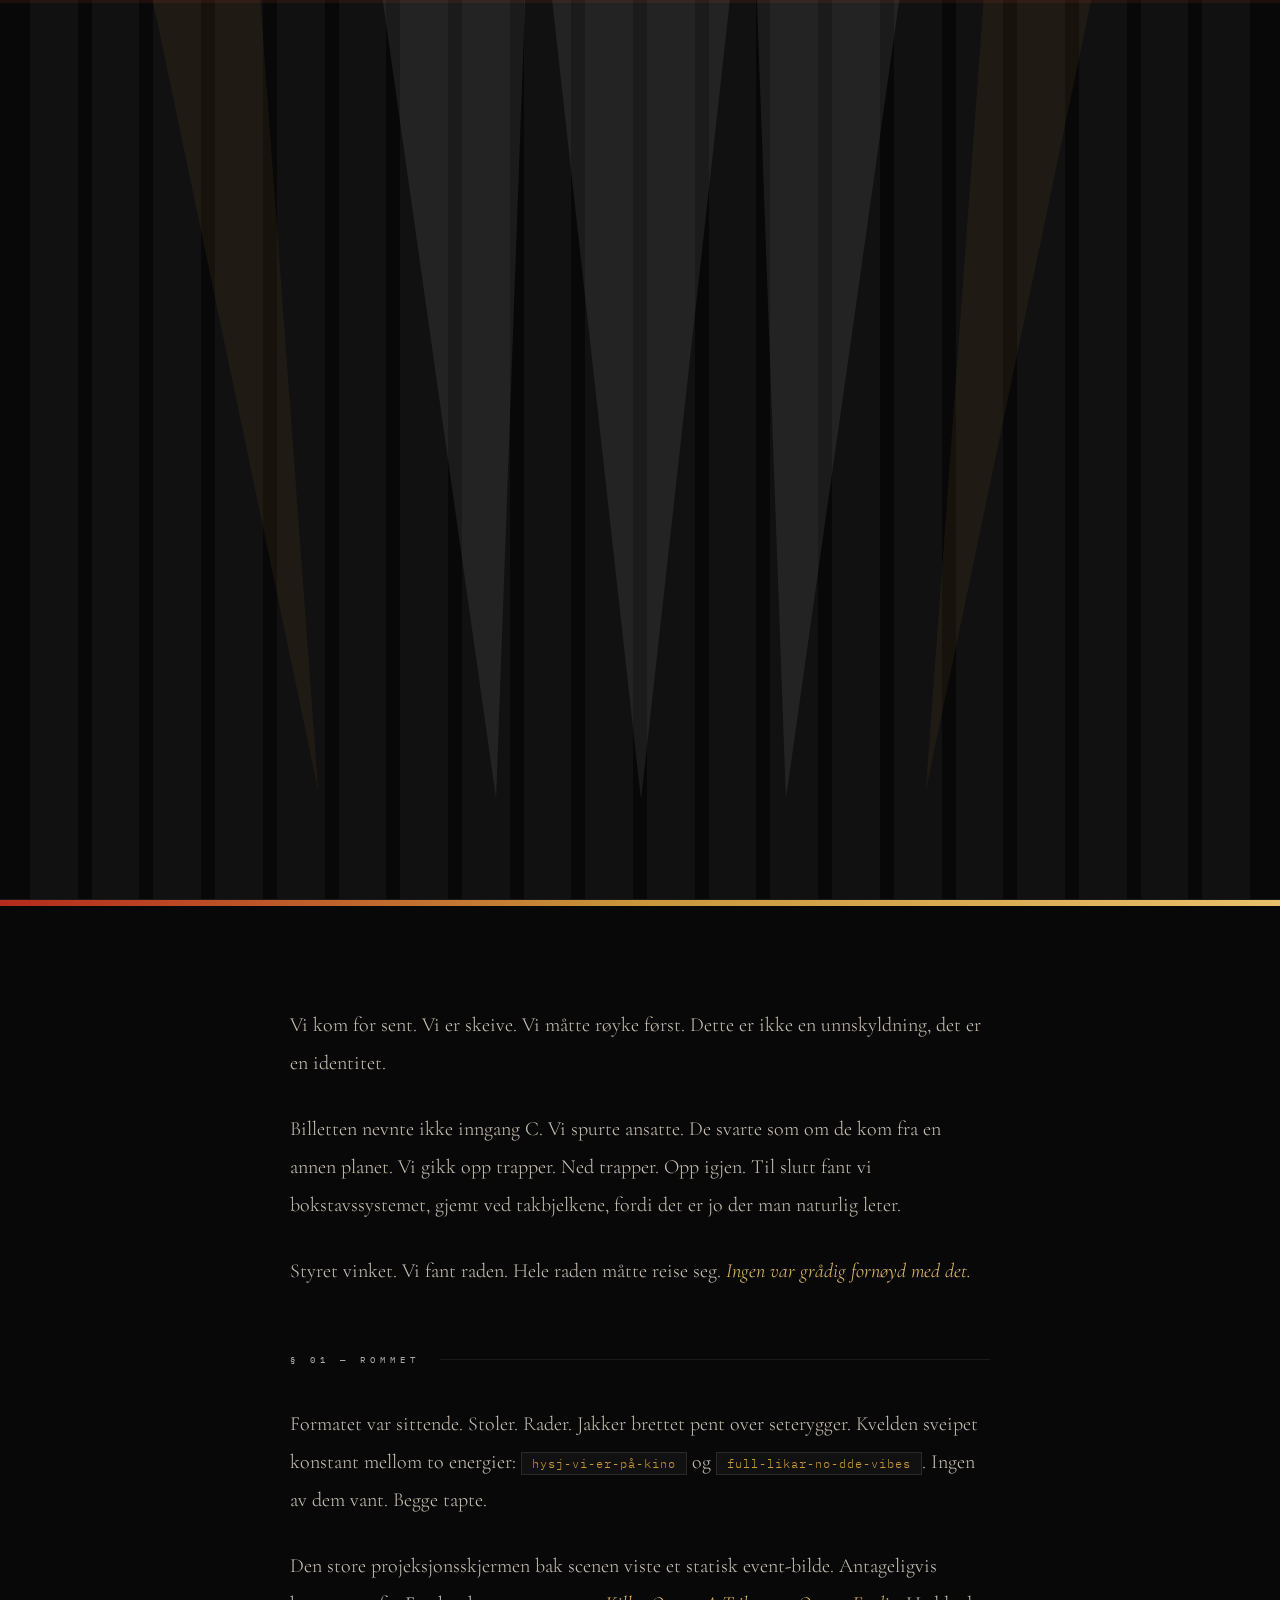
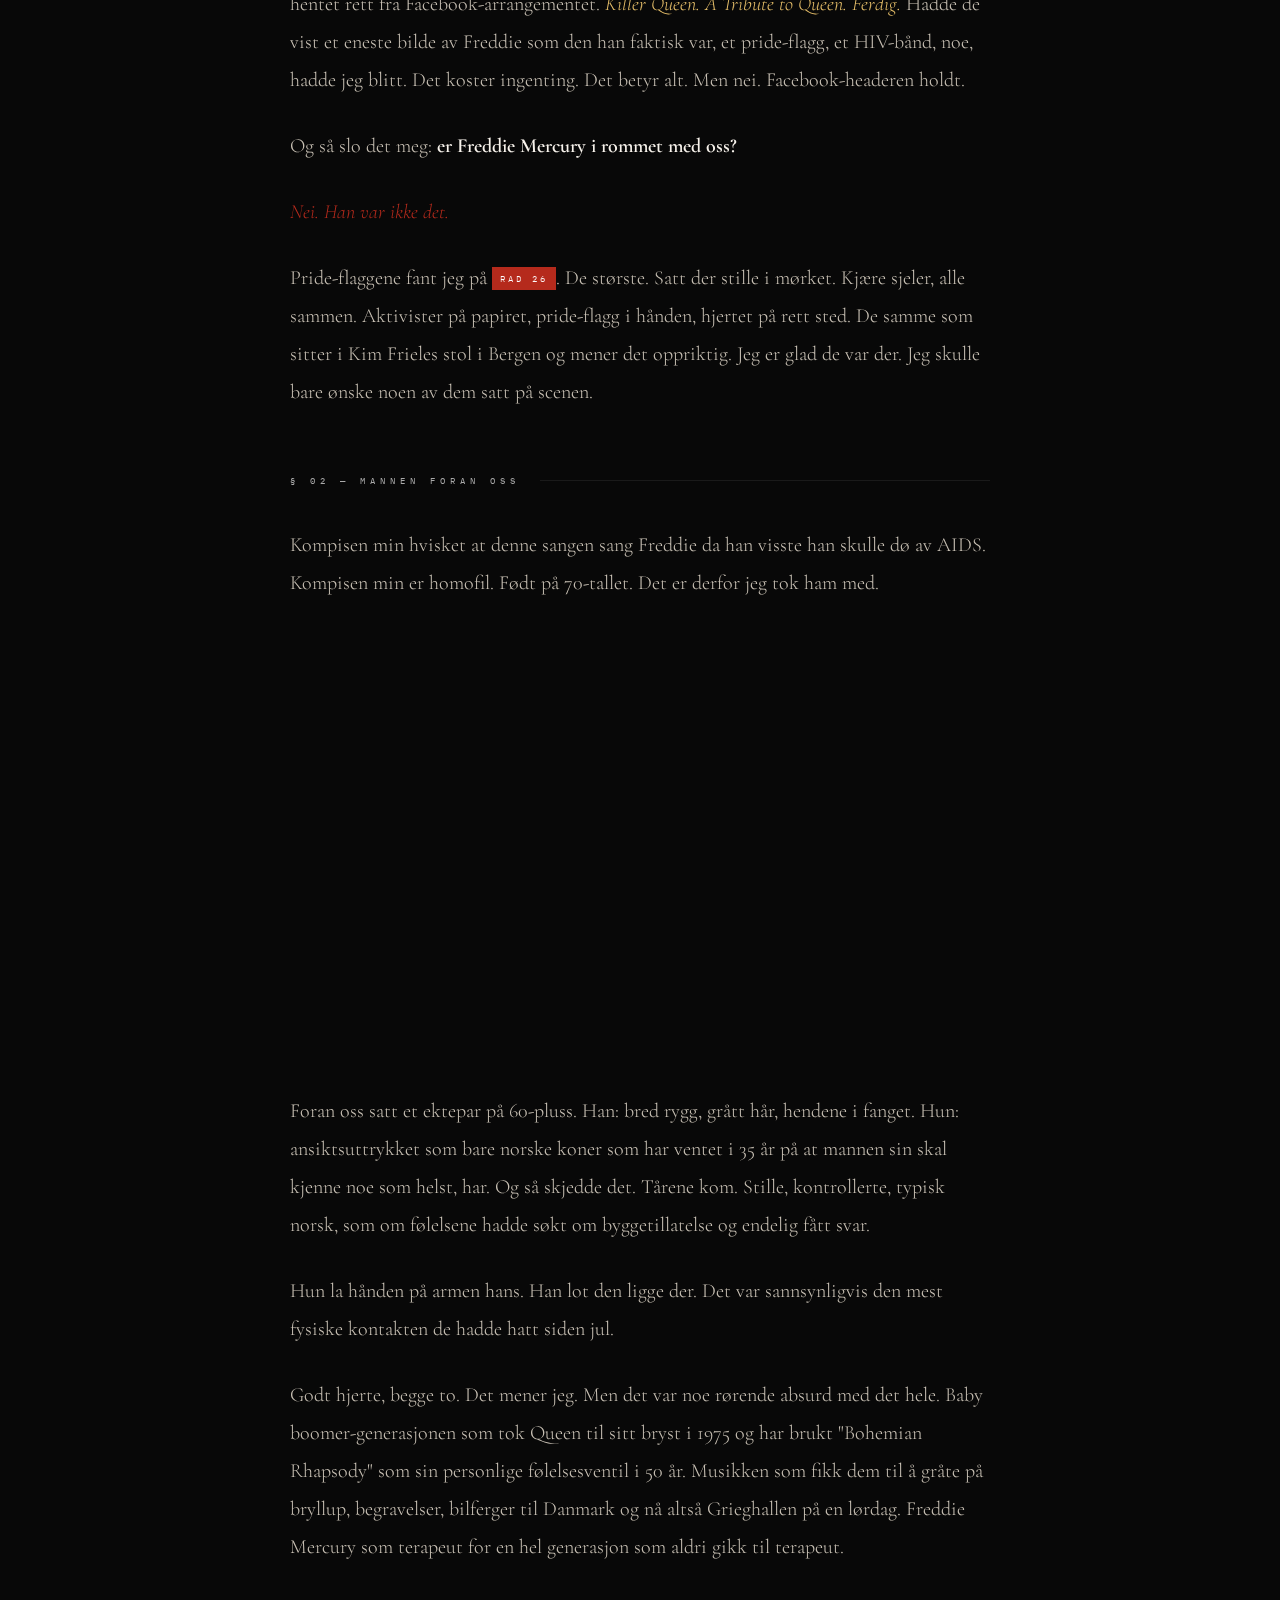
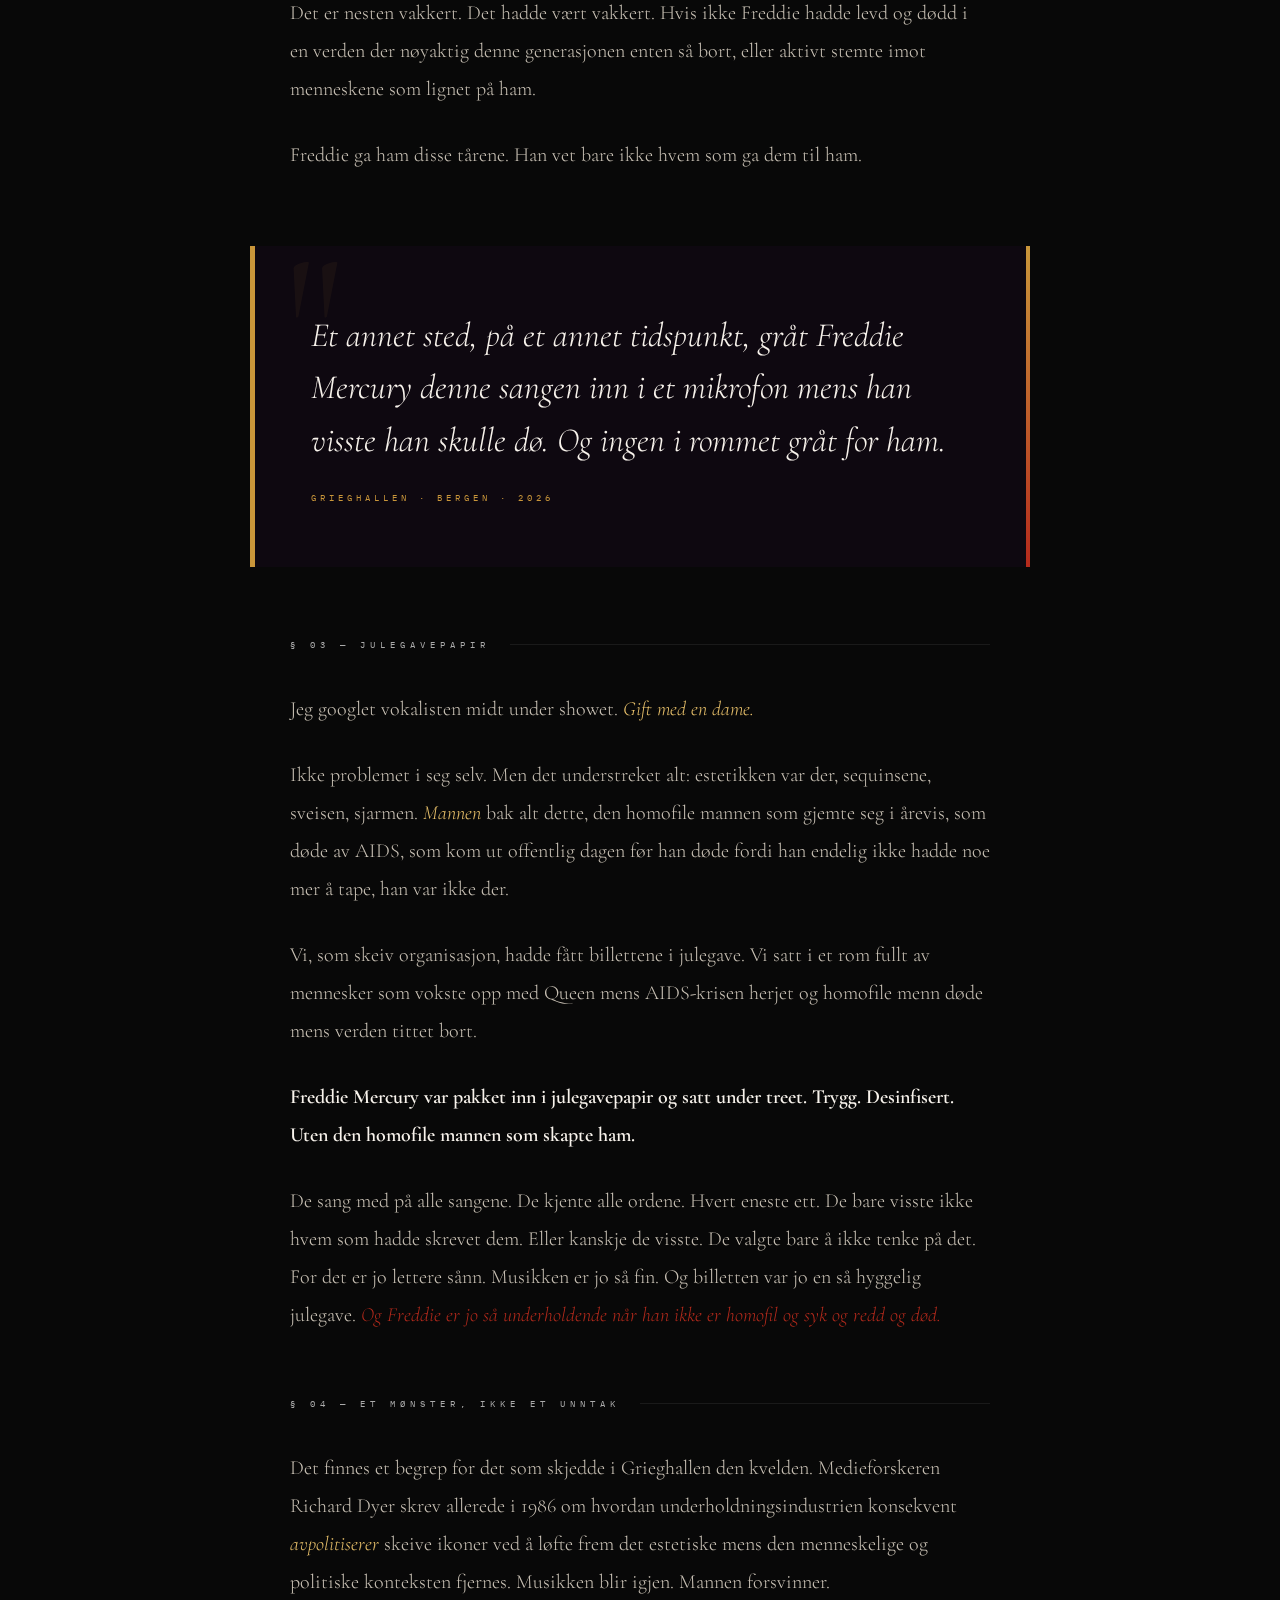
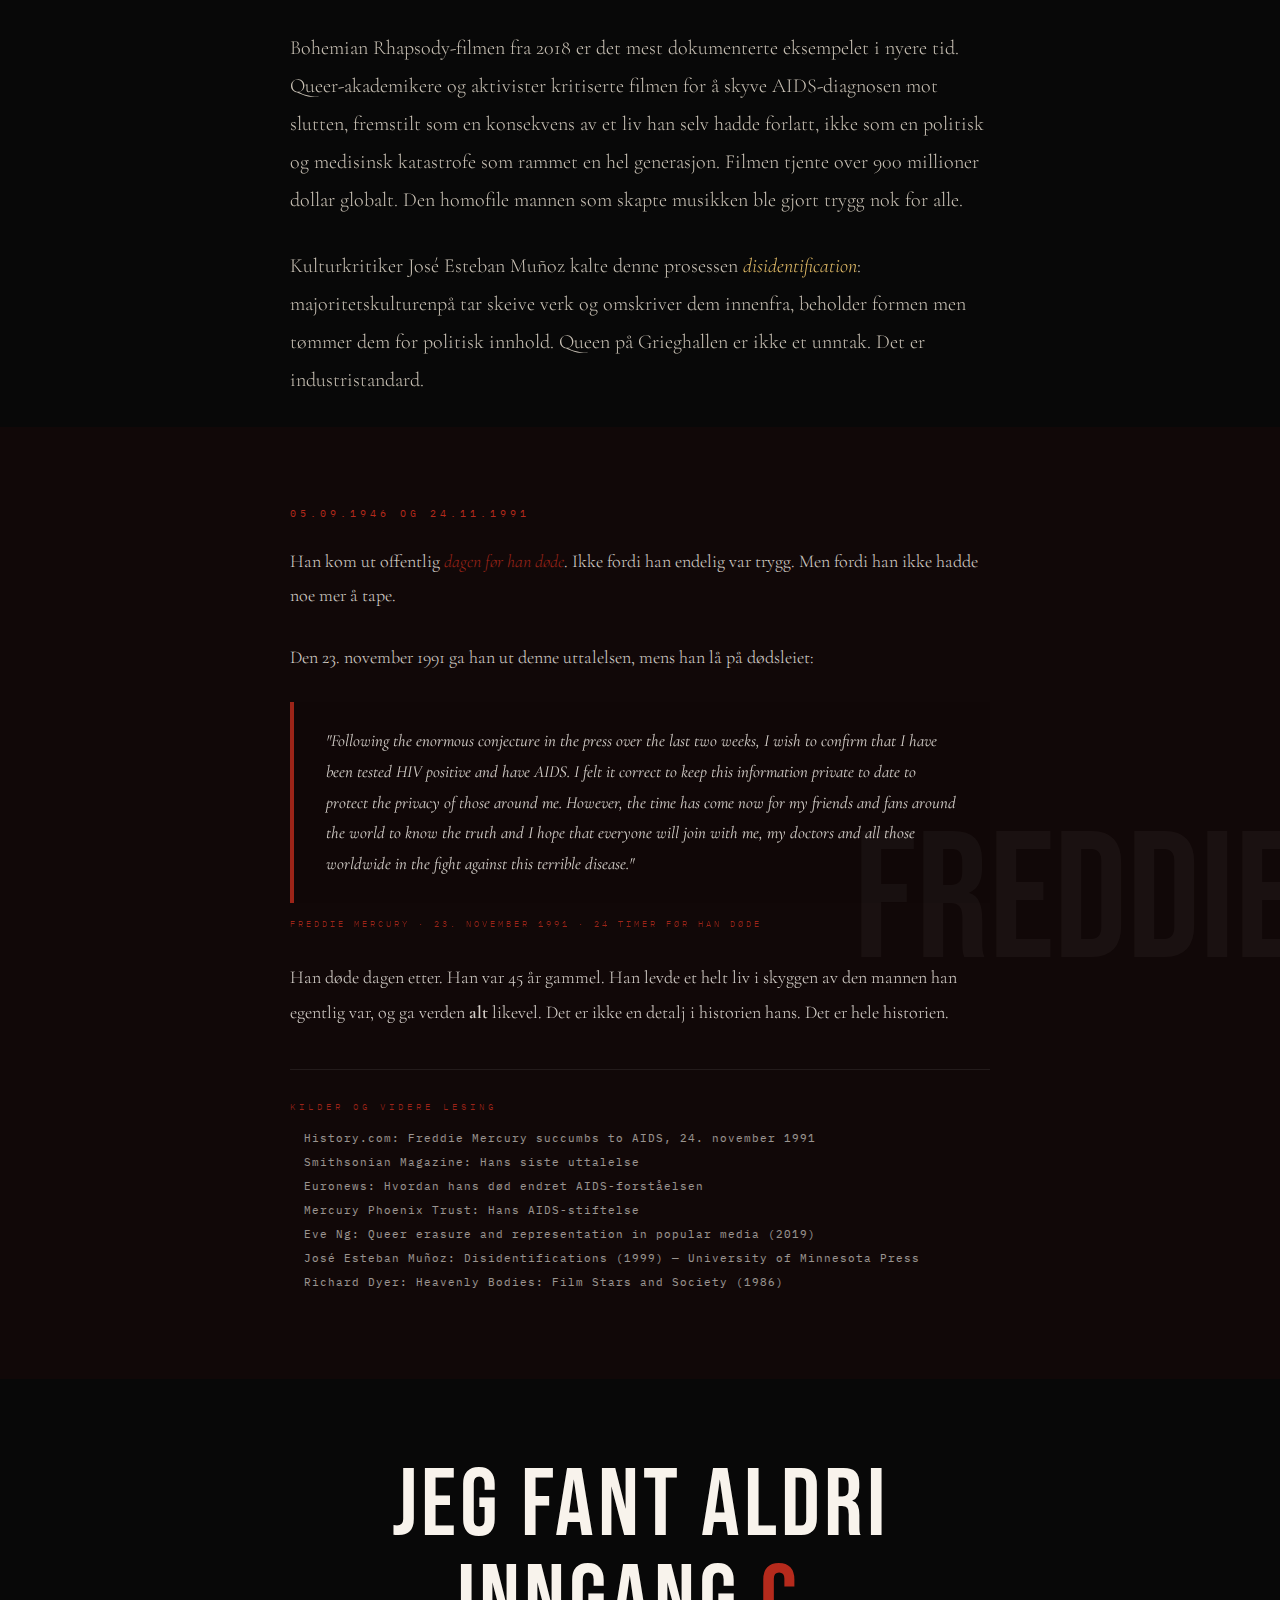
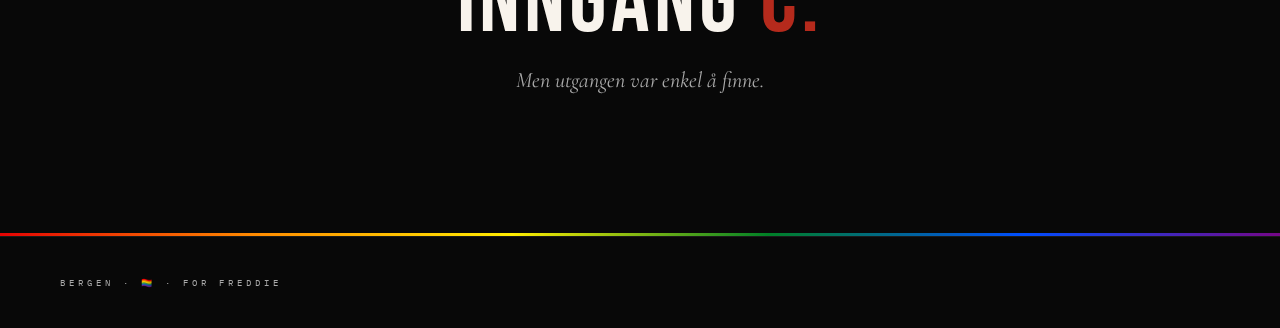
<file: posts/2026-02-22-inngang-c.html>
<!DOCTYPE html>
<html lang="no" data-theme="dark">
<head>
<meta charset="UTF-8">
<meta name="viewport" content="width=device-width, initial-scale=1.0">
<title>Inngang C eksisterer ikke — For Freddie</title>
<link href="https://fonts.googleapis.com/css2?family=Cormorant+Garamond:ital,wght@0,300;0,600;0,700;1,300;1,600&family=Bebas+Neue&family=IBM+Plex+Mono:ital,wght@0,300;1,300&display=swap" rel="stylesheet">
<style>
* { margin:0; padding:0; box-sizing:border-box; }

:root {
  --black: #080808;
  --white: #f8f3ec;
  --red: #b52a1c;
  --gold: #c9963a;
  --gold-light: #e8c06a;
  --cream: #ede8df;
}

[data-theme="dark"] {
  --bg: #080808;
  --bg2: #0e0810;
  --bg3: #120a0a;
  --fg: #f8f3ec;
  --fg2: #c8c0b4;
  --fg3: #555;
  --border: #1a1a1a;
  --border2: #2a2a2a;
  --card-bg: #111;
  --freddie-bg: #110808;
  --freddie-fg: #f8f3ec;
  --facade-op: 0.04;
  --scan-col: rgba(192,57,43,0.12);
}

body {
  background: var(--bg);
  color: var(--fg);
  font-family: 'Cormorant Garamond', serif;
  overflow-x: hidden;
  transition: background 0.4s, color 0.4s;
}

.stage-lights {
  position: fixed;
  top: 0; left: 0;
  width: 100%; height: 100%;
  pointer-events: none;
  z-index: 0;
  overflow: hidden;
}

.light {
  position: absolute;
  top: -100px;
  width: 1px;
  height: 100vh;
  transform-origin: top center;
  animation: lightSweep var(--dur) var(--delay) ease-in-out infinite alternate;
}

.light::after {
  content: '';
  position: absolute;
  top: 0; left: 50%;
  transform: translateX(-50%);
  width: 0; height: 0;
  border-left: var(--spread) solid transparent;
  border-right: var(--spread) solid transparent;
  border-top: 100vh solid var(--col);
  opacity: 0.08;
}

.l1 { left: 15%; --dur: 8s; --delay: 0s; --spread: 60px; --col: rgba(201,150,58,1); transform: rotate(-8deg); }
.l2 { left: 35%; --dur: 11s; --delay: 2s; --spread: 80px; --col: rgba(255,255,255,1); transform: rotate(-3deg); }
.l3 { left: 50%; --dur: 9s; --delay: 1s; --spread: 100px; --col: rgba(255,255,255,1); transform: rotate(0deg); }
.l4 { left: 65%; --dur: 12s; --delay: 3s; --spread: 80px; --col: rgba(255,255,255,1); transform: rotate(3deg); }
.l5 { left: 82%; --dur: 7s; --delay: 0.5s; --spread: 60px; --col: rgba(201,150,58,1); transform: rotate(8deg); }

@keyframes lightSweep {
  from { opacity: 0.3; }
  to { opacity: 1; }
}

.facade {
  position: fixed;
  top: 0; left: 0;
  width: 100%; height: 100%;
  pointer-events: none;
  z-index: 0;
  display: flex;
  gap: 14px;
  padding: 0 30px;
  opacity: var(--facade-op);
  transition: opacity 0.4s;
}
.bar { flex: 1; background: var(--fg); }

.scanline {
  position: fixed;
  top: 0; left: 0;
  width: 100%;
  height: 3px;
  background: var(--scan-col);
  animation: scan 6s linear infinite;
  pointer-events: none;
  z-index: 100;
}

@keyframes scan {
  from { transform: translateY(-3px); }
  to { transform: translateY(100vh); }
}

@keyframes glitch {
  0%,89%,100% { text-shadow: none; transform: none; }
  90% { text-shadow: -3px 0 var(--red), 3px 0 var(--gold); transform: skewX(-1deg); }
  91% { text-shadow: 3px 0 var(--red), -3px 0 var(--gold); transform: skewX(1deg); }
  92% { text-shadow: none; transform: none; }
  97% { text-shadow: -2px 0 var(--gold); transform: skewX(-0.5deg); }
  98% { text-shadow: none; transform: none; }
}

@keyframes shimmer {
  0% { background-position: -200% center; }
  100% { background-position: 200% center; }
}

@keyframes fadeUp {
  from { opacity:0; transform: translateY(40px); }
  to { opacity:1; transform: translateY(0); }
}

.hero {
  position: relative;
  z-index: 10;
  min-height: 100vh;
  display: flex;
  flex-direction: column;
  justify-content: flex-end;
  align-items: center;   /* NY */
  text-align: center;    /* NY */
  padding: 0 60px 80px;
  border-bottom: 1px solid var(--border);
}

.hero-label {
  font-family: 'IBM Plex Mono', monospace;
  font-size: 10px;
  letter-spacing: 5px;
  text-transform: uppercase;
  color: var(--gold);
  margin-bottom: 40px;
  opacity: 0;
  animation: fadeUp 1s 0.5s both;
  pointer-events: none;
  cursor: default;
}

.hero-label::before { content: '▶ '; color: var(--red); }

h1 {
  font-family: 'Bebas Neue', sans-serif;
  font-size: clamp(72px, 14vw, 180px);
  line-height: 0.88;
  letter-spacing: 3px;
  color: var(--fg);
  animation: glitch 10s infinite, fadeUp 1s 0.7s both;
  opacity: 0;
  transition: color 0.4s;
}

h1 .red { color: var(--red); }

h1 .gold {
  background: linear-gradient(90deg, var(--gold), var(--gold-light), var(--gold));
  background-size: 200% auto;
  -webkit-background-clip: text;
  -webkit-text-fill-color: transparent;
  background-clip: text;
  animation: shimmer 3s linear infinite;
}

.hero-sub {
  color: #bbb;
  font-size: clamp(17px, 2vw, 22px);
  font-style: italic;
  margin-top: 24px;
  opacity: 0;
  animation: fadeUp 1s 1s both;
  max-width: 600px;
  line-height: 1.7;
}

.hero-meta {
  margin-top: 48px;
  display: flex;
  align-items: center;
  gap: 24px;
  opacity: 0;
  animation: fadeUp 1s 1.2s both;
}

.hero-meta .name {
  font-family: 'IBM Plex Mono', monospace;
  font-size: 11px;
  letter-spacing: 3px;
  text-transform: uppercase;
  color: var(--fg);
  border-left: 3px solid var(--gold);
  padding-left: 14px;
}

.hero-meta .role {
  font-family: 'IBM Plex Mono', monospace;
  font-size: 9px;
  letter-spacing: 2px;
  text-transform: uppercase;
  color: #aaa;
}

.gold-bar {
  height: 6px;
  background: linear-gradient(90deg, var(--red), var(--gold), var(--gold-light), var(--gold), var(--red));
  background-size: 200% auto;
  animation: shimmer 4s linear infinite;
  position: relative;
  z-index: 10;
}

article {
  position: relative;
  z-index: 10;
  max-width: 780px;
  margin: 0 auto;
  padding: 100px 40px 140px;
}

.section-mark {
  font-family: 'IBM Plex Mono', monospace;
  font-size: 9px;
  letter-spacing: 5px;
  text-transform: uppercase;
  color: #aaa;
  display: flex;
  align-items: center;
  gap: 20px;
  margin: 64px 0 40px;
}

.section-mark::after {
  content: '';
  flex: 1;
  height: 1px;
  background: var(--border);
}

p {
  font-size: 20px;
  line-height: 1.9;
  color: var(--fg2);
  margin-bottom: 28px;
  font-weight: 300;
}

p em { color: var(--gold-light); font-style: italic; }
p strong { color: var(--fg); font-weight: 600; }
p .sting { color: var(--red); font-style: italic; }

.mono-tag {
  font-family: 'IBM Plex Mono', monospace;
  font-size: 12px;
  background: var(--card-bg);
  border: 1px solid var(--border2);
  padding: 3px 10px;
  color: var(--gold);
  letter-spacing: 1px;
  display: inline;
}

.rad26 {
  display: inline-block;
  background: var(--red);
  color: white;
  font-family: 'IBM Plex Mono', monospace;
  font-size: 9px;
  letter-spacing: 3px;
  padding: 3px 8px;
  text-transform: uppercase;
  position: relative;
  top: -2px;
}

.pull-quote {
  margin: 72px -40px;
  padding: 64px 56px;
  background: var(--bg2);
  border-left: 5px solid var(--gold);
  position: relative;
  overflow: hidden;
}

.pull-quote::before {
  content: '"';
  position: absolute;
  top: -20px; left: 30px;
  font-family: 'Cormorant Garamond', serif;
  font-size: 200px;
  color: var(--gold);
  opacity: 0.06;
  line-height: 1;
}

.pull-quote::after {
  content: '';
  position: absolute;
  top: 0; right: 0;
  width: 4px; height: 100%;
  background: linear-gradient(180deg, var(--gold), var(--red));
}

.pull-quote p {
  font-size: clamp(22px, 3vw, 34px);
  font-style: italic;
  color: var(--fg);
  line-height: 1.55;
  font-weight: 300;
  margin: 0;
}

.pull-quote cite {
  display: block;
  margin-top: 24px;
  font-family: 'IBM Plex Mono', monospace;
  font-size: 9px;
  letter-spacing: 4px;
  text-transform: uppercase;
  color: var(--gold);
  font-style: normal;
}

.freddie-block {
  position: relative;
  left: 50%;
  right: 50%;
  margin-left: -50vw;
  margin-right: -50vw;
  width: 100vw;

  padding: 80px 0;
  background: var(--freddie-bg);
  color: var(--freddie-fg);
}

.freddie-block::before {
  content: 'FREDDIE';
  position: absolute;
  right: -20px; top: 50%;
  transform: translateY(-50%);
  font-family: 'Bebas Neue', sans-serif;
  font-size: 180px;
  color: var(--freddie-fg);
  opacity: 0.04;
  line-height: 1;
  white-space: nowrap;
}

.freddie-block .dates {
  font-family: 'IBM Plex Mono', monospace;
  font-size: 10px;
  letter-spacing: 4px;
  color: var(--red);
  margin-bottom: 24px;
  text-transform: uppercase;
}

.freddie-block p {
  color: var(--freddie-fg);
  font-size: 18px;
  opacity: 0.85;
}

.freddie-block p em { color: var(--red); }
.freddie-block p strong { color: var(--freddie-fg); opacity: 1; }

.freddie-block blockquote {
  margin: 28px 0;
  padding: 24px 32px;
  border-left: 4px solid var(--red);
  background: rgba(0,0,0,0.06);
  font-family: 'Cormorant Garamond', serif;
  font-size: 17px;
  font-style: italic;
  line-height: 1.8;
  color: var(--freddie-fg);
  opacity: 0.85;
}

.freddie-block .quote-attr {
  font-family: 'IBM Plex Mono', monospace;
  font-size: 9px;
  letter-spacing: 3px;
  text-transform: uppercase;
  color: var(--red);
  margin-top: -16px;
  margin-bottom: 28px;
}
  .freddie-inner {
  max-width: 780px;
  margin: 0 auto;
  padding: 0 40px;
}

.source-links {
  margin-top: 40px;
  padding-top: 28px;
  border-top: 1px solid rgba(255,255,255,0.08);
}

.source-links .sources-label {
  font-family: 'IBM Plex Mono', monospace;
  font-size: 9px;
  letter-spacing: 4px;
  text-transform: uppercase;
  color: var(--red);
  margin-bottom: 16px;
  font-style: normal;
}

.source-links a {
  display: block;
  font-family: 'IBM Plex Mono', monospace;
  font-size: 11px;
  letter-spacing: 1px;
  color: var(--freddie-fg);
  opacity: 0.6;
  text-decoration: none;
  margin-bottom: 10px;
  transition: opacity 0.2s;
  padding-left: 12px;
  border-left: 2px solid transparent;
}

.source-links a:hover {
  opacity: 1;
  border-left-color: var(--red);
}

.ending {
  margin-top: 80px;
  text-align: center;
}

.ending .big {
  font-family: 'Bebas Neue', sans-serif;
  font-size: clamp(48px, 8vw, 96px);
  letter-spacing: 4px;
  line-height: 1;
  color: var(--fg);
  display: block;
}

.ending .big em { color: var(--red); font-style: normal; }

.ending .small {
  font-family: 'Cormorant Garamond', serif;
  font-style: italic;
  font-size: 22px;
  color: #aaa;
  display: block;
  margin-top: 16px;
}

footer {
  position: relative;
  z-index: 10;
  border-top: 1px solid var(--border);
  padding: 40px 60px;
  display: flex;
  justify-content: space-between;
  align-items: center;
}

.footer-left {
  font-family: 'IBM Plex Mono', monospace;
  font-size: 9px;
  letter-spacing: 4px;
  text-transform: uppercase;
  color: #aaa;
  align-items: center;
}

.footer-right {
  font-family: 'Bebas Neue', sans-serif;
  font-size: 20px;
  letter-spacing: 4px;
  background: linear-gradient(90deg, var(--red), var(--gold));
  -webkit-background-clip: text;
  -webkit-text-fill-color: transparent;
  background-clip: text;
}

.rainbow-line {
  height: 3px;
  background: linear-gradient(90deg, #e40303, #ff8c00, #ffed00, #008026, #004dff, #750787);
  position: relative;
  z-index: 10;
}
</style>
</head>
<body>

<div class="scanline"></div>

<div class="facade">
  <div class="bar"></div><div class="bar"></div><div class="bar"></div><div class="bar"></div>
  <div class="bar"></div><div class="bar"></div><div class="bar"></div><div class="bar"></div>
  <div class="bar"></div><div class="bar"></div><div class="bar"></div><div class="bar"></div>
  <div class="bar"></div><div class="bar"></div><div class="bar"></div><div class="bar"></div>
  <div class="bar"></div><div class="bar"></div><div class="bar"></div><div class="bar"></div>
</div>

<div class="stage-lights">
  <div class="light l1"></div>
  <div class="light l2"></div>
  <div class="light l3"></div>
  <div class="light l4"></div>
  <div class="light l5"></div>
</div>

<section class="hero">
  <div class="hero-label">Skeiv utslettelse · Grieghallen · Bergen · 2026</div>
  <h1>INNGANG C<br><span class="red">EKSISTERER</span><br><span class="gold">IKKE.</span></h1>
  <p class="hero-sub">En rapport fra en konsert jeg forlot. For Freddie. For oss.</p>
  <div class="hero-meta">
    <div class="name">Ingrid</div>
    <div class="role">Digital aktivist · FRI Vestland · Bergen Pride</div>
  </div>
</section>

<div class="gold-bar"></div>

<article>

  <p>Vi kom for sent. Vi er skeive. Vi måtte røyke først. Dette er ikke en unnskyldning, det er en identitet.</p>

  <p>Billetten nevnte ikke inngang C. Vi spurte ansatte. De svarte som om de kom fra en annen planet. Vi gikk opp trapper. Ned trapper. Opp igjen. Til slutt fant vi bokstavssystemet, gjemt ved takbjelkene, fordi det er jo der man naturlig leter.</p>

  <p>Styret vinket. Vi fant raden. Hele raden måtte reise seg. <em>Ingen var grådig fornøyd med det.</em></p>

  <div class="section-mark">§ 01 — rommet</div>

  <p>Formatet var sittende. Stoler. Rader. Jakker brettet pent over seterygger. Kvelden sveipet konstant mellom to energier: <span class="mono-tag">hysj-vi-er-på-kino</span> og <span class="mono-tag">full-likar-no-dde-vibes</span>. Ingen av dem vant. Begge tapte.</p>

  <p>Den store projeksjonsskjermen bak scenen viste et statisk event-bilde. Antageligvis hentet rett fra Facebook-arrangementet. <em>Killer Queen. A Tribute to Queen. Ferdig.</em> Hadde de vist et eneste bilde av Freddie som den han faktisk var, et pride-flagg, et HIV-bånd, noe, hadde jeg blitt. Det koster ingenting. Det betyr alt. Men nei. Facebook-headeren holdt.</p>

  <p>Og så slo det meg: <strong>er Freddie Mercury i rommet med oss?</strong></p>
  <p><span class="sting">Nei. Han var ikke det.</span></p>

  <p>Pride-flaggene fant jeg på <span class="rad26">rad 26</span>. De største. Satt der stille i mørket. Kjære sjeler, alle sammen. Aktivister på papiret, pride-flagg i hånden, hjertet på rett sted. De samme som sitter i Kim Frieles stol i Bergen og mener det oppriktig. Jeg er glad de var der. Jeg skulle bare ønske noen av dem satt på scenen.</p>

  <div class="section-mark">§ 02 — mannen foran oss</div>
<p>Kompisen min hvisket at denne sangen sang Freddie da han visste han skulle dø av AIDS. Kompisen min er homofil. Født på 70-tallet. Det er derfor jeg tok ham med.</p>

<div style="position:relative; padding-bottom:56.25%; height:0; overflow:hidden; margin: 48px 0;">
  <iframe style="position:absolute; top:0; left:0; width:100%; height:100%;"
    src="https://www.youtube.com/embed/t99KH0TR-J4?si=bu_eZbSt4HhEVaNG&start=64"
    title="YouTube video player" frameborder="0"
    allow="accelerometer; autoplay; clipboard-write; encrypted-media; gyroscope; picture-in-picture; web-share"
    referrerpolicy="strict-origin-when-cross-origin" allowfullscreen>
  </iframe>
</div>

  <p>Foran oss satt et ektepar på 60-pluss. Han: bred rygg, grått hår, hendene i fanget. Hun: ansiktsuttrykket som bare norske koner som har ventet i 35 år på at mannen sin skal kjenne noe som helst, har. Og så skjedde det. Tårene kom. Stille, kontrollerte, typisk norsk, som om følelsene hadde søkt om byggetillatelse og endelig fått svar.</p>

  <p>Hun la hånden på armen hans. Han lot den ligge der. Det var sannsynligvis den mest fysiske kontakten de hadde hatt siden jul.</p>

  <p>Godt hjerte, begge to. Det mener jeg. Men det var noe rørende absurd med det hele. Baby boomer-generasjonen som tok Queen til sitt bryst i 1975 og har brukt "Bohemian Rhapsody" som sin personlige følelsesventil i 50 år. Musikken som fikk dem til å gråte på bryllup, begravelser, bilferger til Danmark og nå altså Grieghallen på en lørdag. Freddie Mercury som terapeut for en hel generasjon som aldri gikk til terapeut.</p>

  <p>Det er nesten vakkert. Det hadde vært vakkert. Hvis ikke Freddie hadde levd og dødd i en verden der nøyaktig denne generasjonen enten så bort, eller aktivt stemte imot menneskene som lignet på ham.</p>

  <p>Freddie ga ham disse tårene. Han vet bare ikke hvem som ga dem til ham.</p>

  <div class="pull-quote">
    <p>Et annet sted, på et annet tidspunkt, gråt Freddie Mercury denne sangen inn i et mikrofon mens han visste han skulle dø. Og ingen i rommet gråt for ham.</p>
    <cite>Grieghallen · Bergen · 2026</cite>
  </div>

  <div class="section-mark">§ 03 — julegavepapir</div>

  <p>Jeg googlet vokalisten midt under showet. <em>Gift med en dame.</em></p>

  <p>Ikke problemet i seg selv. Men det understreket alt: estetikken var der, sequinsene, sveisen, sjarmen. <em>Mannen</em> bak alt dette, den homofile mannen som gjemte seg i årevis, som døde av AIDS, som kom ut offentlig dagen før han døde fordi han endelig ikke hadde noe mer å tape, han var ikke der.</p>

  <p>Vi, som skeiv organisasjon, hadde fått billettene i julegave. Vi satt i et rom fullt av mennesker som vokste opp med Queen mens AIDS-krisen herjet og homofile menn døde mens verden tittet bort.</p>

  <p><strong>Freddie Mercury var pakket inn i julegavepapir og satt under treet. Trygg. Desinfisert. Uten den homofile mannen som skapte ham.</strong></p>

  <p>De sang med på alle sangene. De kjente alle ordene. Hvert eneste ett. De bare visste ikke hvem som hadde skrevet dem. Eller kanskje de visste. De valgte bare å ikke tenke på det. For det er jo lettere sånn. Musikken er jo så fin. Og billetten var jo en så hyggelig julegave. <span class="sting">Og Freddie er jo så underholdende når han ikke er homofil og syk og redd og død.</span></p>

<div class="section-mark">§ 04 — et mønster, ikke et unntak</div>

<p>Det finnes et begrep for det som skjedde i Grieghallen den kvelden. Medieforskeren Richard Dyer skrev allerede i 1986 om hvordan underholdningsindustrien konsekvent <em>avpolitiserer</em> skeive ikoner ved å løfte frem det estetiske mens den menneskelige og politiske konteksten fjernes. Musikken blir igjen. Mannen forsvinner.</p>

<p>Bohemian Rhapsody-filmen fra 2018 er det mest dokumenterte eksempelet i nyere tid. Queer-akademikere og aktivister kritiserte filmen for å skyve AIDS-diagnosen mot slutten, fremstilt som en konsekvens av et liv han selv hadde forlatt, ikke som en politisk og medisinsk katastrofe som rammet en hel generasjon. Filmen tjente over 900 millioner dollar globalt. Den homofile mannen som skapte musikken ble gjort trygg nok for alle.</p>

<p>Kulturkritiker José Esteban Muñoz kalte denne prosessen <em>disidentification</em>: majoritetskulturenpå tar skeive verk og omskriver dem innenfra, beholder formen men tømmer dem for politisk innhold. Queen på Grieghallen er ikke et unntak. Det er industristandard.</p>

<div class="freddie-block">
  <div class="freddie-inner">

    <div class="dates">05.09.1946 og 24.11.1991</div>

    <p>Han kom ut offentlig <em>dagen før han døde</em>. Ikke fordi han endelig var trygg. Men fordi han ikke hadde noe mer å tape.</p>

    <p>Den 23. november 1991 ga han ut denne uttalelsen, mens han lå på dødsleiet:</p>

    <blockquote>
     "Following the enormous conjecture in the press over the last two weeks, I wish to confirm that I have been tested HIV positive and have AIDS. I felt it correct to keep this information private to date to protect the privacy of those around me. However, the time has come now for my friends and fans around the world to know the truth and I hope that everyone will join with me, my doctors and all those worldwide in the fight against this terrible disease."
    </blockquote>

    <p class="quote-attr">Freddie Mercury · 23. november 1991 · 24 timer før han døde</p>

    <p>Han døde dagen etter. Han var 45 år gammel. Han levde et helt liv i skyggen av den mannen han egentlig var, og ga verden <strong>alt</strong> likevel. Det er ikke en detalj i historien hans. Det er hele historien.</p>

    <div class="source-links">
      <p class="sources-label">Kilder og videre lesing</p>
      <a href="https://www.history.com/this-day-in-history/November-24/freddie-mercury-death-aids" target="_blank">History.com: Freddie Mercury succumbs to AIDS, 24. november 1991</a>
      <a href="https://www.smithsonianmag.com/smart-news/read-freddie-mercurys-heartbreaking-announcement-of-his-diagnosis-with-hivaids-released-on-this-date-in-1991-just-a-day-before-the-queen-frontman-died-180985325/" target="_blank">Smithsonian Magazine: Hans siste uttalelse</a>
      <a href="https://www.euronews.com/culture/2023/11/24/culture-re-view-how-freddie-mercurys-death-changed-aids-perceptions" target="_blank">Euronews: Hvordan hans død endret AIDS-forståelsen</a>
      <a href="https://www.mercuryphoenixtrust.com/" target="_blank">Mercury Phoenix Trust: Hans AIDS-stiftelse</a>
      <a href="https://doi.org/10.1080/15295036.2019.1667485" target="_blank">Eve Ng: Queer erasure and representation in popular media (2019)</a>
      <a href="https://www.upress.umn.edu/book-division/books/disidentifications" target="_blank">José Esteban Muñoz: Disidentifications (1999) — University of Minnesota Press</a>
<a href="https://www.jstor.org/stable/j.ctt46nrd2" target="_blank">Richard Dyer: Heavenly Bodies: Film Stars and Society (1986)</a>
    </div>

  </div>
</div>

  <div class="ending">
    <span class="big">JEG FANT ALDRI<br>INNGANG <em>C.</em></span>
    <span class="small">Men utgangen var enkel å finne.</span>
  </div>

</article>

<div class="rainbow-line"></div>

<footer>
  <div class="footer-left">Bergen · 🏳️‍🌈 · For Freddie</div>
</footer>

</body>
</html>
</file>
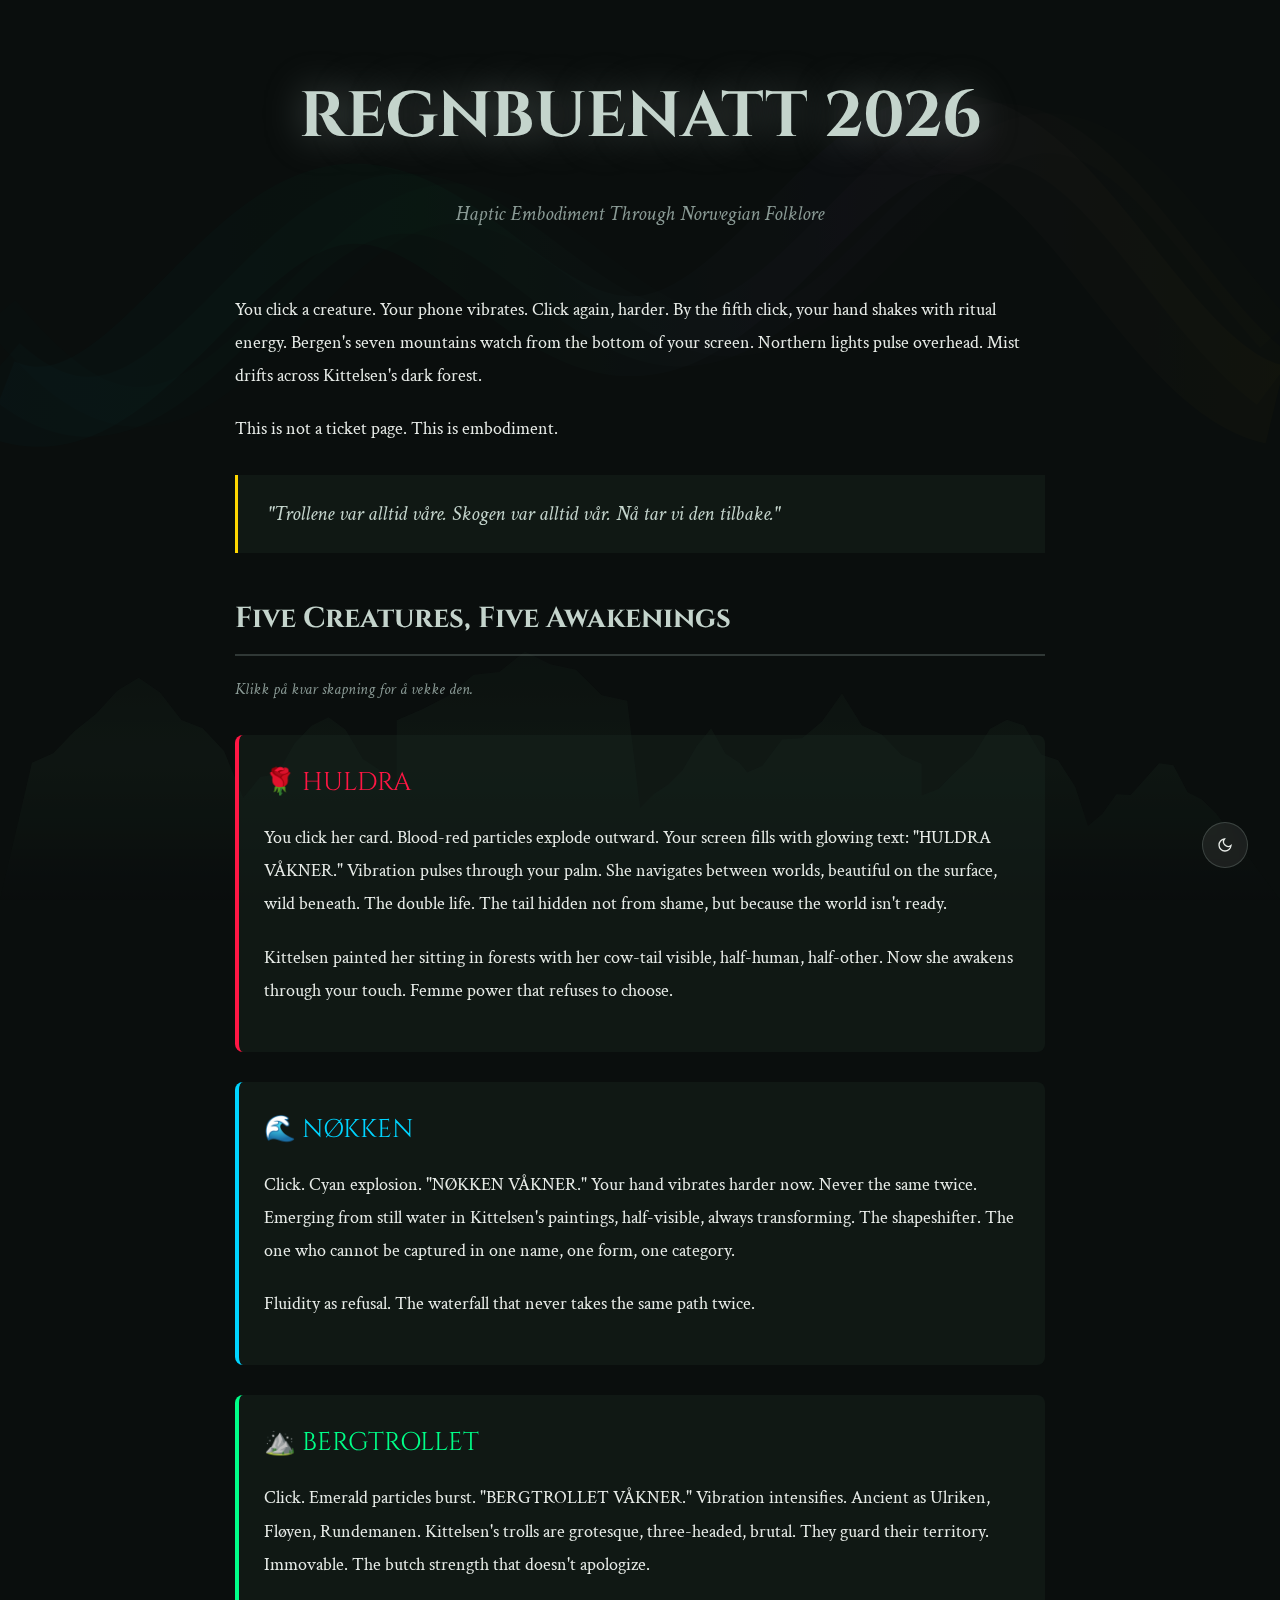
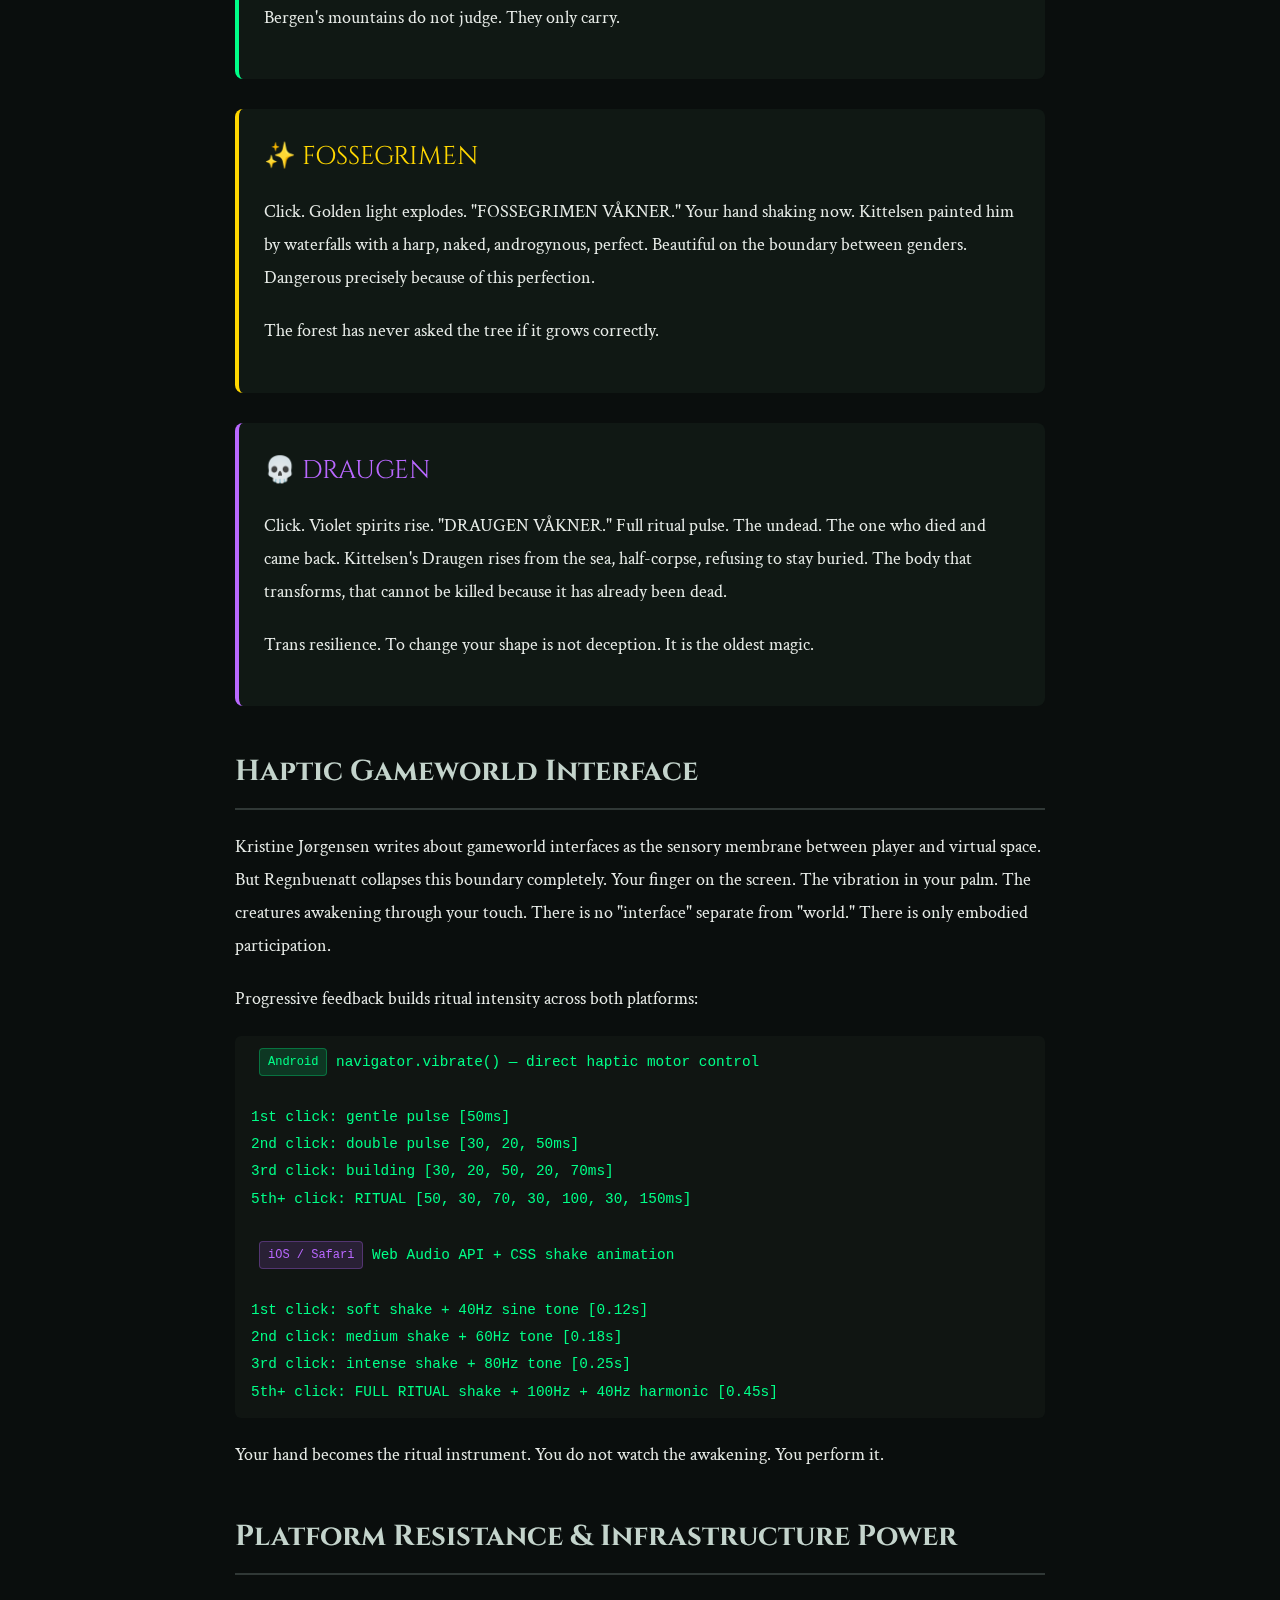
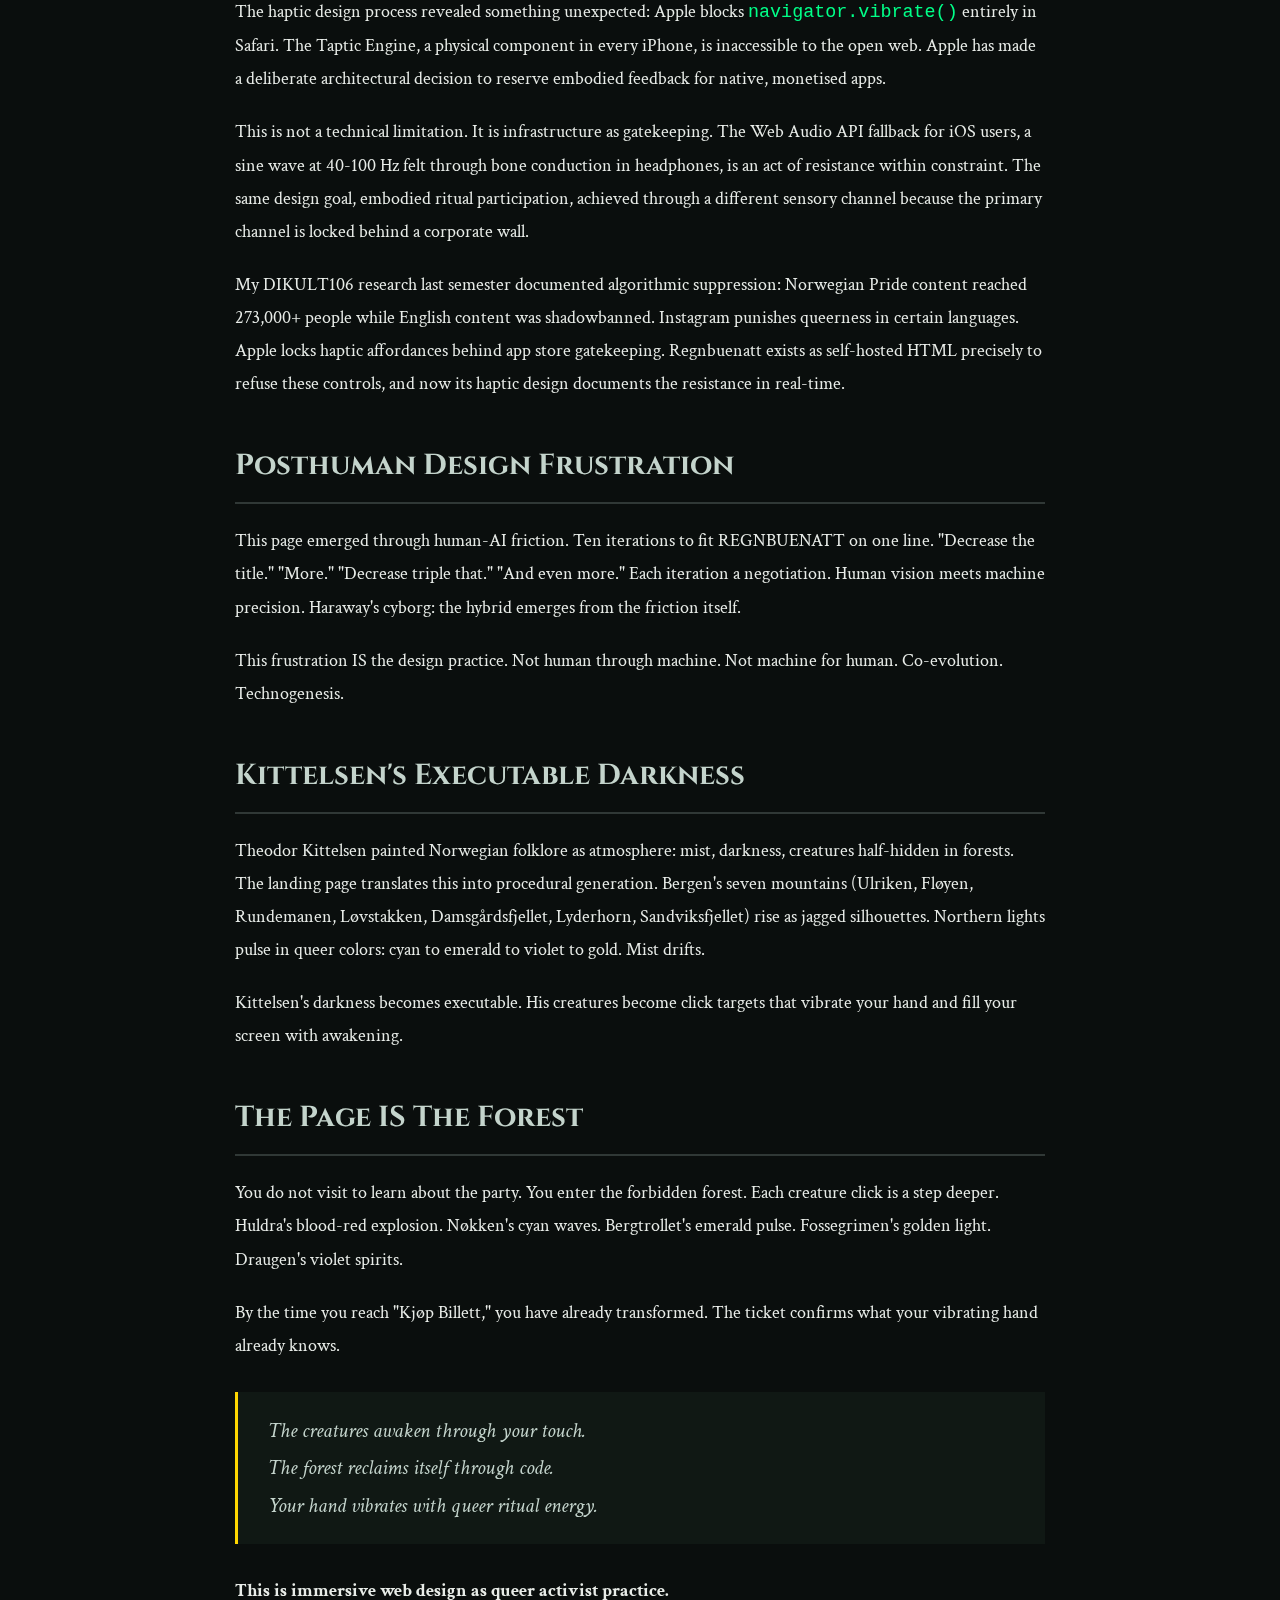
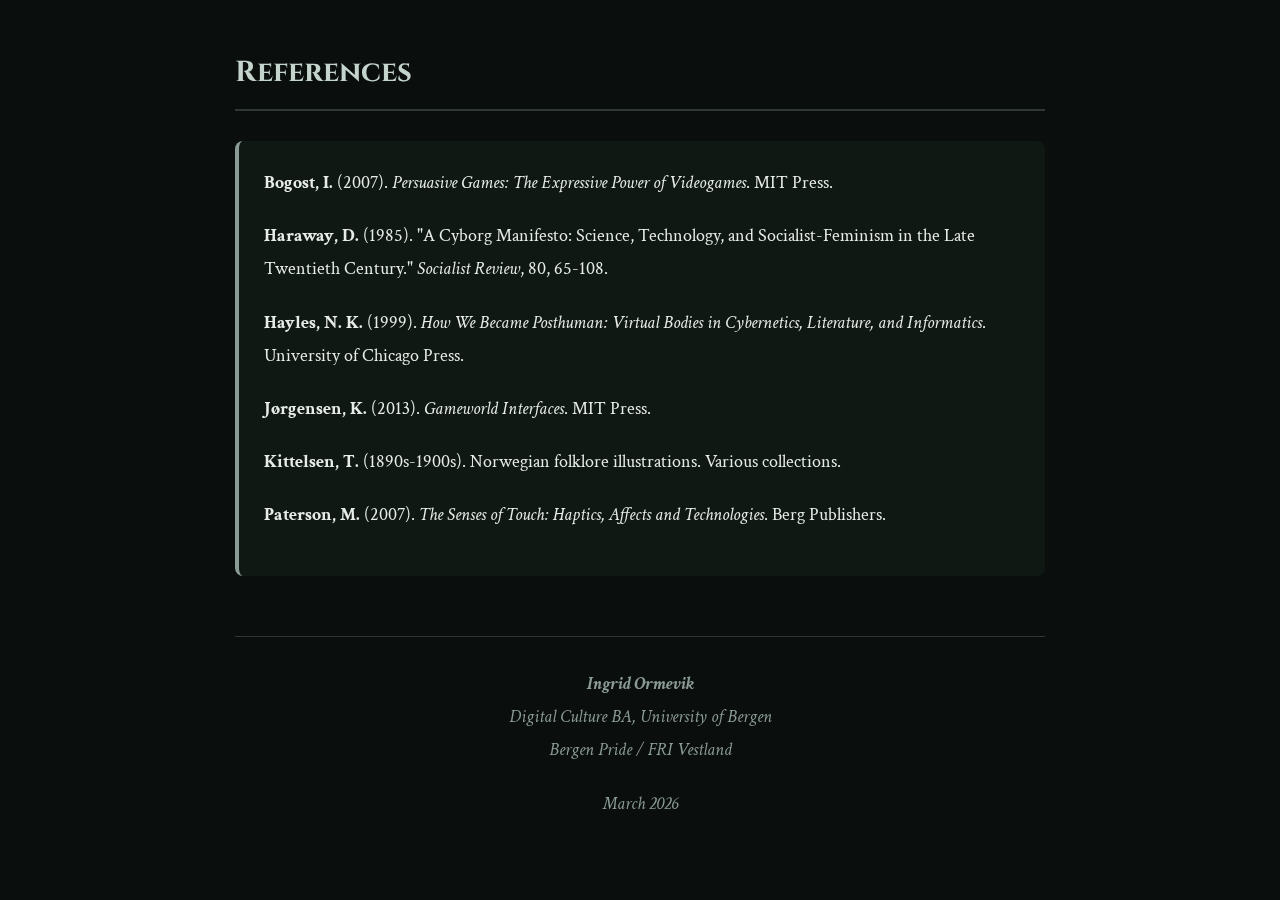
<file: posts/2026-03-05-regnbuenatt-2026.html>
<!DOCTYPE html>
<html lang="no">
<head>
    <meta charset="UTF-8">
    <meta name="viewport" content="width=device-width, initial-scale=1.0">
    <title>Regnbuenatt 2026: Building the Forbidden Forest</title>
    <link href="https://fonts.googleapis.com/css2?family=Cinzel:wght@400;600;900&family=Crimson+Text:ital,wght@0,400;0,600;1,400&display=swap" rel="stylesheet">
    <script>
        (function() {
            var t = localStorage.getItem('ingrid-theme') || 'dark';
            document.documentElement.setAttribute('data-theme', t);
        })();
    </script>
    <style>
        * { margin: 0; padding: 0; box-sizing: border-box; }

        :root {
            --forest-black: #0a0e0d;
            --forest-deep: #121816;
            --moss-dark: #1a2820;
            --mist-gray: #8a9a95;
            --spirit-white: #e8ece8;
            --moonlight: #c4d4cc;
            --huldra-fire: #ff1744;
            --nokken-water: #00d4ff;
            --troll-earth: #00ff88;
            --fossegrim-gold: #ffd700;
            --draug-spirit: #b968ff;
        }

        [data-theme="light"] {
            --forest-black: #fafaf9;
            --forest-deep: #f5f5f4;
            --moss-dark: #e7e5e4;
            --mist-gray: #666666;
            --spirit-white: #1a1a1a;
            --moonlight: #2d2d2d;
        }

        body {
            font-family: 'Crimson Text', Georgia, serif;
            background: var(--forest-black);
            color: var(--spirit-white);
            line-height: 1.8;
            transition: background 0.4s ease, color 0.4s ease;
        }

        .forest-atmosphere {
            position: fixed;
            top: 0; left: 0;
            width: 100%; height: 100%;
            z-index: 0;
            pointer-events: none;
        }

        #aurora-canvas, #mountain-canvas {
            position: absolute;
            width: 100%; height: 100%;
            transition: opacity 0.4s ease;
        }

        #aurora-canvas { opacity: 0.15; mix-blend-mode: screen; }
        #mountain-canvas { bottom: 0; height: 40%; opacity: 0.4; }

        [data-theme="light"] #aurora-canvas { opacity: 0.25; }
        [data-theme="light"] #mountain-canvas { opacity: 0.6; }

        .container {
            position: relative;
            z-index: 10;
            max-width: 850px;
            margin: 0 auto;
            padding: 60px 20px;
        }

        h1 {
            font-family: 'Cinzel', serif;
            font-size: clamp(2rem, 6vw, 4rem);
            color: var(--moonlight);
            text-align: center;
            margin-bottom: 20px;
            text-shadow: 0 0 40px rgba(196, 212, 204, 0.4);
        }

        .subtitle {
            text-align: center;
            font-size: 1.3rem;
            color: var(--mist-gray);
            font-style: italic;
            margin-bottom: 60px;
        }

        h2 {
            font-family: 'Cinzel', serif;
            font-size: 1.8rem;
            color: var(--moonlight);
            margin: 40px 0 20px 0;
            border-bottom: 2px solid rgba(138, 154, 149, 0.3);
            padding-bottom: 10px;
        }

        p { margin-bottom: 20px; font-size: 1.15rem; }

        .quote {
            font-style: italic;
            color: var(--moonlight);
            font-size: 1.3rem;
            margin: 30px 0;
            padding: 20px 30px;
            border-left: 3px solid var(--fossegrim-gold);
            background: rgba(26, 40, 32, 0.4);
        }

        [data-theme="light"] .quote {
            background: rgba(231, 229, 228, 0.4);
        }

        .creature-section {
            margin: 30px 0;
            padding: 25px;
            background: rgba(26, 40, 32, 0.4);
            border-left: 4px solid var(--glow);
            border-radius: 8px;
            cursor: pointer;
            user-select: none;
            transition: background 0.3s ease;
        }

        [data-theme="light"] .creature-section {
            background: rgba(231, 229, 228, 0.4);
        }

        .creature-section:hover {
            background: rgba(26, 40, 32, 0.7);
        }

        [data-theme="light"] .creature-section:hover {
            background: rgba(231, 229, 228, 0.7);
        }

        .creature-section.huldra    { --glow: var(--huldra-fire); }
        .creature-section.nokken    { --glow: var(--nokken-water); }
        .creature-section.troll     { --glow: var(--troll-earth); }
        .creature-section.fossegrim { --glow: var(--fossegrim-gold); }
        .creature-section.draug     { --glow: var(--draug-spirit); }

        .creature-name {
            font-family: 'Cinzel', serif;
            font-size: 1.6rem;
            color: var(--glow);
            margin-bottom: 15px;
        }

        /* Theme Toggle */
        .theme-toggle {
            position: fixed;
            bottom: 32px;
            right: 32px;
            width: 46px;
            height: 46px;
            border-radius: 50%;
            background: rgba(128,128,128,0.15);
            border: 1px solid rgba(138, 154, 149, 0.3);
            backdrop-filter: blur(8px);
            cursor: pointer;
            display: flex;
            align-items: center;
            justify-content: center;
            z-index: 9999;
            color: var(--spirit-white);
            transition: transform 0.2s;
        }

        .theme-toggle:hover {
            transform: translateY(-2px);
        }

        .moon-icon { display: block; }
        .sun-icon { display: none; }

        [data-theme="light"] .moon-icon { display: none; }
        [data-theme="light"] .sun-icon { display: block; }

        /* Haptic Shake Animations */
        @keyframes ritual-shake-soft {
            0%,100% { transform: translateX(0); }
            20%     { transform: translateX(-4px) rotate(-0.5deg); }
            40%     { transform: translateX(4px)  rotate(0.5deg); }
            60%     { transform: translateX(-3px) rotate(-0.3deg); }
            80%     { transform: translateX(3px)  rotate(0.3deg); }
        }
        @keyframes ritual-shake-medium {
            0%,100% { transform: translateX(0) scale(1); }
            15%     { transform: translateX(-7px) rotate(-1deg)   scale(1.01); }
            35%     { transform: translateX(7px)  rotate(1deg)    scale(1.02); }
            55%     { transform: translateX(-5px) rotate(-0.7deg); }
            75%     { transform: translateX(5px)  rotate(0.7deg); }
        }
        @keyframes ritual-shake-intense {
            0%,100% { transform: translateX(0) scale(1); }
            10%     { transform: translateX(-10px) rotate(-1.5deg) scale(1.03); }
            25%     { transform: translateX(10px)  rotate(1.5deg)  scale(1.04); }
            40%     { transform: translateX(-8px)  rotate(-1deg)   scale(1.03); }
            55%     { transform: translateX(8px)   rotate(1deg)    scale(1.04); }
            70%     { transform: translateX(-5px)  rotate(-0.5deg); }
            85%     { transform: translateX(5px)   rotate(0.5deg); }
        }
        @keyframes ritual-shake-full {
            0%,100% { transform: translateX(0) scale(1); }
            8%      { transform: translateX(-12px) rotate(-2deg)   scale(1.05); }
            20%     { transform: translateX(12px)  rotate(2deg)    scale(1.06); }
            32%     { transform: translateX(-10px) rotate(-1.5deg) scale(1.05); }
            44%     { transform: translateX(10px)  rotate(1.5deg)  scale(1.06); }
            58%     { transform: translateX(-7px)  rotate(-1deg)   scale(1.03); }
            72%     { transform: translateX(7px)   rotate(1deg)    scale(1.03); }
            86%     { transform: translateX(-3px)  rotate(-0.3deg); }
        }

        .shake-1 { animation: ritual-shake-soft    0.35s ease; }
        .shake-2 { animation: ritual-shake-medium  0.4s ease; }
        .shake-3 { animation: ritual-shake-intense 0.5s ease; }
        .shake-4 { animation: ritual-shake-full    0.6s ease; }

        .particle-burst {
            position: fixed;
            pointer-events: none;
            z-index: 9999;
            border-radius: 50%;
            animation: burst-out 0.6s ease-out forwards;
        }
        @keyframes burst-out {
            0%   { transform: scale(0); opacity: 0.9; }
            60%  { transform: scale(3); opacity: 0.5; }
            100% { transform: scale(6); opacity: 0; }
        }

        .haptic-indicator {
            position: fixed;
            bottom: 20px;
            right: 80px;
            background: rgba(26, 40, 32, 0.9);
            border: 1px solid rgba(138, 154, 149, 0.4);
            border-radius: 8px;
            padding: 8px 14px;
            font-size: 0.8rem;
            color: var(--mist-gray);
            font-family: 'Courier New', monospace;
            z-index: 1000;
            opacity: 0;
            transition: opacity 0.3s;
            pointer-events: none;
        }

        [data-theme="light"] .haptic-indicator {
            background: rgba(231, 229, 228, 0.9);
        }

        .haptic-indicator.visible { opacity: 1; }

        .code-snippet {
            background: rgba(18, 24, 22, 0.7);
            padding: 12px 16px;
            border-radius: 6px;
            font-family: 'Courier New', monospace;
            font-size: 0.9rem;
            color: var(--troll-earth);
            margin: 20px 0;
            line-height: 1.9;
        }

        [data-theme="light"] .code-snippet {
            background: rgba(231, 229, 228, 0.7);
            color: #00aa66;
        }

        .platform-badge {
            display: inline-block;
            font-family: 'Courier New', monospace;
            font-size: 0.75rem;
            padding: 2px 8px;
            border-radius: 4px;
            margin-left: 8px;
            vertical-align: middle;
        }
        .badge-android { background: rgba(0,255,136,0.15); color: var(--troll-earth);   border: 1px solid rgba(0,255,136,0.3); }
        .badge-ios     { background: rgba(185,104,255,0.15); color: var(--draug-spirit); border: 1px solid rgba(185,104,255,0.3); }

        .byline {
            text-align: center;
            margin-top: 60px;
            padding-top: 30px;
            border-top: 1px solid rgba(138, 154, 149, 0.3);
            color: var(--mist-gray);
            font-style: italic;
        }

        @media (max-width: 768px) {
            h1 { font-size: 2rem; }
            h2 { font-size: 1.5rem; }
            p  { font-size: 1.05rem; }
            .haptic-indicator { bottom: 80px; right: 20px; }
        }
    </style>
</head>
<body>

<div class="forest-atmosphere">
    <canvas id="aurora-canvas"></canvas>
    <canvas id="mountain-canvas"></canvas>
</div>

<div class="haptic-indicator" id="hapticIndicator"></div>

<button class="theme-toggle" id="themeToggle" aria-label="Toggle theme">
    <svg class="moon-icon" width="16" height="16" viewBox="0 0 24 24" fill="none" stroke="currentColor" stroke-width="2">
        <path d="M21 12.79A9 9 0 1 1 11.21 3 7 7 0 0 0 21 12.79z"/>
    </svg>
    <svg class="sun-icon" width="16" height="16" viewBox="0 0 24 24" fill="none" stroke="currentColor" stroke-width="2">
        <circle cx="12" cy="12" r="5"/>
        <line x1="12" y1="1" x2="12" y2="3"/>
        <line x1="12" y1="21" x2="12" y2="23"/>
        <line x1="4.22" y1="4.22" x2="5.64" y2="5.64"/>
        <line x1="18.36" y1="18.36" x2="19.78" y2="19.78"/>
        <line x1="1" y1="12" x2="3" y2="12"/>
        <line x1="21" y1="12" x2="23" y2="12"/>
        <line x1="4.22" y1="19.78" x2="5.64" y2="18.36"/>
        <line x1="18.36" y1="5.64" x2="19.78" y2="4.22"/>
    </svg>
</button>

<div class="container">
    <h1>REGNBUENATT 2026</h1>
    <div class="subtitle">Haptic Embodiment Through Norwegian Folklore</div>

    <p>You click a creature. Your phone vibrates. Click again, harder. By the fifth click, your hand shakes with ritual energy. Bergen's seven mountains watch from the bottom of your screen. Northern lights pulse overhead. Mist drifts across Kittelsen's dark forest.</p>

    <p>This is not a ticket page. This is embodiment.</p>

    <div class="quote">
        "Trollene var alltid våre. Skogen var alltid vår. Nå tar vi den tilbake."
    </div>

    <h2>Five Creatures, Five Awakenings</h2>
    <p style="color: var(--mist-gray); font-style: italic; font-size: 1rem;">Klikk på kvar skapning for å vekke den.</p>

    <div class="creature-section huldra" data-creature="huldra" data-color="#ff1744">
        <div class="creature-name">🌹 HULDRA</div>
        <p>You click her card. Blood-red particles explode outward. Your screen fills with glowing text: "HULDRA VÅKNER." Vibration pulses through your palm. She navigates between worlds, beautiful on the surface, wild beneath. The double life. The tail hidden not from shame, but because the world isn't ready.</p>
        <p>Kittelsen painted her sitting in forests with her cow-tail visible, half-human, half-other. Now she awakens through your touch. Femme power that refuses to choose.</p>
    </div>

    <div class="creature-section nokken" data-creature="nokken" data-color="#00d4ff">
        <div class="creature-name">🌊 NØKKEN</div>
        <p>Click. Cyan explosion. "NØKKEN VÅKNER." Your hand vibrates harder now. Never the same twice. Emerging from still water in Kittelsen's paintings, half-visible, always transforming. The shapeshifter. The one who cannot be captured in one name, one form, one category.</p>
        <p>Fluidity as refusal. The waterfall that never takes the same path twice.</p>
    </div>

    <div class="creature-section troll" data-creature="troll" data-color="#00ff88">
        <div class="creature-name">⛰️ BERGTROLLET</div>
        <p>Click. Emerald particles burst. "BERGTROLLET VÅKNER." Vibration intensifies. Ancient as Ulriken, Fløyen, Rundemanen. Kittelsen's trolls are grotesque, three-headed, brutal. They guard their territory. Immovable. The butch strength that doesn't apologize.</p>
        <p>Bergen's mountains do not judge. They only carry.</p>
    </div>

    <div class="creature-section fossegrim" data-creature="fossegrim" data-color="#ffd700">
        <div class="creature-name">✨ FOSSEGRIMEN</div>
        <p>Click. Golden light explodes. "FOSSEGRIMEN VÅKNER." Your hand shaking now. Kittelsen painted him by waterfalls with a harp, naked, androgynous, perfect. Beautiful on the boundary between genders. Dangerous precisely because of this perfection.</p>
        <p>The forest has never asked the tree if it grows correctly.</p>
    </div>

    <div class="creature-section draug" data-creature="draug" data-color="#b968ff">
        <div class="creature-name">💀 DRAUGEN</div>
        <p>Click. Violet spirits rise. "DRAUGEN VÅKNER." Full ritual pulse. The undead. The one who died and came back. Kittelsen's Draugen rises from the sea, half-corpse, refusing to stay buried. The body that transforms, that cannot be killed because it has already been dead.</p>
        <p>Trans resilience. To change your shape is not deception. It is the oldest magic.</p>
    </div>

    <h2>Haptic Gameworld Interface</h2>

    <p>Kristine Jørgensen writes about gameworld interfaces as the sensory membrane between player and virtual space. But Regnbuenatt collapses this boundary completely. Your finger on the screen. The vibration in your palm. The creatures awakening through your touch. There is no "interface" separate from "world." There is only embodied participation.</p>

    <p>Progressive feedback builds ritual intensity across both platforms:</p>

    <div class="code-snippet">
        <span class="platform-badge badge-android">Android</span> navigator.vibrate() — direct haptic motor control<br><br>
        1st click: gentle pulse [50ms]<br>
        2nd click: double pulse [30, 20, 50ms]<br>
        3rd click: building [30, 20, 50, 20, 70ms]<br>
        5th+ click: RITUAL [50, 30, 70, 30, 100, 30, 150ms]<br><br>
        <span class="platform-badge badge-ios">iOS / Safari</span> Web Audio API + CSS shake animation<br><br>
        1st click: soft shake + 40Hz sine tone [0.12s]<br>
        2nd click: medium shake + 60Hz tone [0.18s]<br>
        3rd click: intense shake + 80Hz tone [0.25s]<br>
        5th+ click: FULL RITUAL shake + 100Hz + 40Hz harmonic [0.45s]
    </div>

    <p>Your hand becomes the ritual instrument. You do not watch the awakening. You perform it.</p>

    <h2>Platform Resistance &amp; Infrastructure Power</h2>

    <p>The haptic design process revealed something unexpected: Apple blocks <code style="color:var(--troll-earth); font-family: monospace;">navigator.vibrate()</code> entirely in Safari. The Taptic Engine, a physical component in every iPhone, is inaccessible to the open web. Apple has made a deliberate architectural decision to reserve embodied feedback for native, monetised apps.</p>

    <p>This is not a technical limitation. It is infrastructure as gatekeeping. The Web Audio API fallback for iOS users, a sine wave at 40-100 Hz felt through bone conduction in headphones, is an act of resistance within constraint. The same design goal, embodied ritual participation, achieved through a different sensory channel because the primary channel is locked behind a corporate wall.</p>

    <p>My DIKULT106 research last semester documented algorithmic suppression: Norwegian Pride content reached 273,000+ people while English content was shadowbanned. Instagram punishes queerness in certain languages. Apple locks haptic affordances behind app store gatekeeping. Regnbuenatt exists as self-hosted HTML precisely to refuse these controls, and now its haptic design documents the resistance in real-time.</p>

    <h2>Posthuman Design Frustration</h2>

    <p>This page emerged through human-AI friction. Ten iterations to fit REGNBUENATT on one line. "Decrease the title." "More." "Decrease triple that." "And even more." Each iteration a negotiation. Human vision meets machine precision. Haraway's cyborg: the hybrid emerges from the friction itself.</p>

    <p>This frustration IS the design practice. Not human through machine. Not machine for human. Co-evolution. Technogenesis.</p>

    <h2>Kittelsen's Executable Darkness</h2>

    <p>Theodor Kittelsen painted Norwegian folklore as atmosphere: mist, darkness, creatures half-hidden in forests. The landing page translates this into procedural generation. Bergen's seven mountains (Ulriken, Fløyen, Rundemanen, Løvstakken, Damsgårdsfjellet, Lyderhorn, Sandviksfjellet) rise as jagged silhouettes. Northern lights pulse in queer colors: cyan to emerald to violet to gold. Mist drifts.</p>

    <p>Kittelsen's darkness becomes executable. His creatures become click targets that vibrate your hand and fill your screen with awakening.</p>

    <h2>The Page IS The Forest</h2>

    <p>You do not visit to learn about the party. You enter the forbidden forest. Each creature click is a step deeper. Huldra's blood-red explosion. Nøkken's cyan waves. Bergtrollet's emerald pulse. Fossegrimen's golden light. Draugen's violet spirits.</p>

    <p>By the time you reach "Kjøp Billett," you have already transformed. The ticket confirms what your vibrating hand already knows.</p>

    <div class="quote">
        The creatures awaken through your touch.<br>
        The forest reclaims itself through code.<br>
        Your hand vibrates with queer ritual energy.
    </div>

    <p><strong>This is immersive web design as queer activist practice.</strong></p>

    <h2>References</h2>

    <div class="creature-section" style="--glow: var(--mist-gray); cursor: default;">
        <p><strong>Bogost, I.</strong> (2007). <em>Persuasive Games: The Expressive Power of Videogames</em>. MIT Press.</p>
        <p><strong>Haraway, D.</strong> (1985). "A Cyborg Manifesto: Science, Technology, and Socialist-Feminism in the Late Twentieth Century." <em>Socialist Review</em>, 80, 65-108.</p>
        <p><strong>Hayles, N. K.</strong> (1999). <em>How We Became Posthuman: Virtual Bodies in Cybernetics, Literature, and Informatics</em>. University of Chicago Press.</p>
        <p><strong>Jørgensen, K.</strong> (2013). <em>Gameworld Interfaces</em>. MIT Press.</p>
        <p><strong>Kittelsen, T.</strong> (1890s-1900s). Norwegian folklore illustrations. Various collections.</p>
        <p><strong>Paterson, M.</strong> (2007). <em>The Senses of Touch: Haptics, Affects and Technologies</em>. Berg Publishers.</p>
    </div>

    <div class="byline">
        <p><strong>Ingrid Ormevik</strong><br>
        Digital Culture BA, University of Bergen<br>
        Bergen Pride / FRI Vestland</p>
        <p>March 2026</p>
    </div>

</div>

<script>
    // Theme Toggle
    var toggle = document.getElementById('themeToggle');

    function applyTheme(theme) {
        document.documentElement.setAttribute('data-theme', theme);
    }

    applyTheme(localStorage.getItem('ingrid-theme') || 'dark');

    toggle.addEventListener('click', function() {
        var current = document.documentElement.getAttribute('data-theme');
        var next = current === 'dark' ? 'light' : 'dark';
        localStorage.setItem('ingrid-theme', next);
        applyTheme(next);
    });

    // Platform Detection
    const isIOS = /iPad|iPhone|iPod/.test(navigator.userAgent) && !window.MSStream;
    const hasVibrate = 'vibrate' in navigator;

    // Vibration Patterns
    const vibratePatterns = [
        [50],
        [30, 20, 50],
        [30, 20, 50, 20, 70],
        [40, 20, 60, 20, 80, 20, 100],
        [50, 30, 70, 30, 100, 30, 150]
    ];

    // Web Audio Haptic Tones
    let audioCtx = null;

    function getAudioCtx() {
        if (!audioCtx) {
            audioCtx = new (window.AudioContext || window.webkitAudioContext)();
        }
        return audioCtx;
    }

    function playHapticTone(intensity) {
        try {
            const ctx = getAudioCtx();
            const freqs = [40, 60, 80, 100, 120];
            const durations = [0.12, 0.18, 0.25, 0.35, 0.45];
            const freq = freqs[Math.min(intensity, freqs.length - 1)];
            const duration = durations[Math.min(intensity, durations.length - 1)];

            const osc = ctx.createOscillator();
            const gain = ctx.createGain();
            osc.connect(gain);
            gain.connect(ctx.destination);

            osc.type = 'sine';
            osc.frequency.setValueAtTime(freq, ctx.currentTime);

            gain.gain.setValueAtTime(0, ctx.currentTime);
            gain.gain.linearRampToValueAtTime(0.25, ctx.currentTime + 0.02);
            gain.gain.setValueAtTime(0.25, ctx.currentTime + duration * 0.7);
            gain.gain.linearRampToValueAtTime(0, ctx.currentTime + duration);

            osc.start(ctx.currentTime);
            osc.stop(ctx.currentTime + duration);

            if (intensity >= 4) {
                const osc2 = ctx.createOscillator();
                const gain2 = ctx.createGain();
                osc2.connect(gain2);
                gain2.connect(ctx.destination);
                osc2.type = 'sine';
                osc2.frequency.setValueAtTime(40, ctx.currentTime);
                gain2.gain.setValueAtTime(0, ctx.currentTime);
                gain2.gain.linearRampToValueAtTime(0.12, ctx.currentTime + 0.03);
                gain2.gain.linearRampToValueAtTime(0, ctx.currentTime + duration * 1.2);
                osc2.start(ctx.currentTime);
                osc2.stop(ctx.currentTime + duration * 1.2);
            }
        } catch(e) {}
    }

    // Shake Animation
    const shakeClasses = ['shake-1', 'shake-2', 'shake-3', 'shake-4', 'shake-4'];

    function triggerShake(element, intensity) {
        const cls = shakeClasses[Math.min(intensity, shakeClasses.length - 1)];
        element.classList.remove('shake-1','shake-2','shake-3','shake-4');
        void element.offsetWidth;
        element.classList.add(cls);
        element.addEventListener('animationend', () => element.classList.remove(cls), { once: true });
    }

    // Unified Ritual Feedback
    function ritualFeedback(element, intensity) {
        if (hasVibrate) {
            navigator.vibrate(vibratePatterns[Math.min(intensity, vibratePatterns.length - 1)]);
        } else {
            playHapticTone(intensity);
            triggerShake(element, intensity);
        }
    }

    // Haptic Indicator
    const indicator = document.getElementById('hapticIndicator');
    let indicatorTimeout;

    function showIndicator(text) {
        indicator.textContent = text;
        indicator.classList.add('visible');
        clearTimeout(indicatorTimeout);
        indicatorTimeout = setTimeout(() => indicator.classList.remove('visible'), 1800);
    }

    // Particle Burst
    function spawnBurst(x, y, color) {
        for (let i = 0; i < 8; i++) {
            const dot = document.createElement('div');
            dot.className = 'particle-burst';
            const size = 8 + Math.random() * 16;
            const angle = (i / 8) * Math.PI * 2;
            const radius = 30 + Math.random() * 60;
            dot.style.cssText = `
                width:${size}px; height:${size}px;
                background:${color};
                left:${x + Math.cos(angle) * radius}px;
                top:${y + Math.sin(angle) * radius}px;
                box-shadow: 0 0 ${size*2}px ${color};
            `;
            document.body.appendChild(dot);
            setTimeout(() => dot.remove(), 700);
        }
    }

    // Creature Click Tracking
    const clickCounts = {};

    const awakeningNames = {
        huldra: 'HULDRA VAKNER',
        nokken: 'NOKKEN VAKNER',
        troll: 'BERGTROLLET VAKNER',
        fossegrim: 'FOSSEGRIMEN VAKNER',
        draug: 'DRAUGEN VAKNER'
    };

    document.querySelectorAll('.creature-section[data-creature]').forEach(section => {
        section.addEventListener('click', (e) => {
            const creature = section.dataset.creature;
            const color = section.dataset.color;

            if (!clickCounts[creature]) clickCounts[creature] = 0;
            clickCounts[creature]++;
            const intensity = Math.min(clickCounts[creature] - 1, 4);

            ritualFeedback(section, intensity);
            spawnBurst(e.clientX, e.clientY, color);

            const feedbackType = hasVibrate
                ? '📳 vibrasjon'
                : isIOS
                    ? '🔊 lyd + risting'
                    : '🖥️ risting';

            showIndicator(`${awakeningNames[creature]} · ${feedbackType} x${clickCounts[creature]}`);
        });
    });

    // Aurora Canvas
    const canvas = document.getElementById('aurora-canvas');
    const ctx = canvas.getContext('2d');

    function resizeCanvas() {
        canvas.width = window.innerWidth;
        canvas.height = window.innerHeight;
    }
    resizeCanvas();
    window.addEventListener('resize', resizeCanvas);

    let time = 0;
    function drawAurora() {
        ctx.clearRect(0, 0, canvas.width, canvas.height);
        for (let layer = 0; layer < 3; layer++) {
            const layerTime = time + layer * 0.5;
            const alpha = 0.05 + (layer * 0.03);
            ctx.globalCompositeOperation = 'lighter';
            ctx.beginPath();
            for (let x = 0; x < canvas.width; x += 5) {
                const y = canvas.height * 0.3
                    + Math.sin(x * 0.01 + layerTime) * 100
                    + Math.sin(x * 0.005 + layerTime * 0.5) * 50;
                if (x === 0) ctx.moveTo(x, y);
                else ctx.lineTo(x, y);
            }
            const gradient = ctx.createLinearGradient(0, 0, canvas.width, 0);
            gradient.addColorStop(0, `rgba(0, 212, 255, ${alpha})`);
            gradient.addColorStop(0.33, `rgba(0, 255, 136, ${alpha})`);
            gradient.addColorStop(0.66, `rgba(185, 104, 255, ${alpha})`);
            gradient.addColorStop(1, `rgba(255, 215, 0, ${alpha})`);
            ctx.strokeStyle = gradient;
            ctx.lineWidth = 40 + (layer * 20);
            ctx.stroke();
        }
        time += 0.008;
        requestAnimationFrame(drawAurora);
    }
    drawAurora();

    // Bergen Mountains Canvas
    const mountainCanvas = document.getElementById('mountain-canvas');
    const mCtx = mountainCanvas.getContext('2d');

    function resizeMountains() {
        mountainCanvas.width = window.innerWidth;
        mountainCanvas.height = window.innerHeight * 0.4;
        drawMountains();
    }

    function drawMountains() {
        mCtx.clearRect(0, 0, mountainCanvas.width, mountainCanvas.height);
        const mountains = [
            { x: 0.1, height: 0.6, width: 0.15 },
            { x: 0.25, height: 0.5, width: 0.12 },
            { x: 0.4, height: 0.7, width: 0.18 },
            { x: 0.55, height: 0.45, width: 0.1 },
            { x: 0.65, height: 0.55, width: 0.14 },
            { x: 0.78, height: 0.5, width: 0.12 },
            { x: 0.9, height: 0.4, width: 0.1 }
        ];
        const gradient = mCtx.createLinearGradient(0, 0, 0, mountainCanvas.height);
        gradient.addColorStop(0, 'rgba(10, 14, 13, 0.9)');
        gradient.addColorStop(0.6, 'rgba(26, 40, 32, 0.8)');
        gradient.addColorStop(1, 'rgba(10, 14, 13, 0.95)');
        mCtx.fillStyle = gradient;
        mCtx.beginPath();
        mCtx.moveTo(0, mountainCanvas.height);
        mountains.forEach(mountain => {
            const baseX = mountain.x * mountainCanvas.width;
            const peakY = mountainCanvas.height * (1 - mountain.height);
            const baseWidth = mountain.width * mountainCanvas.width;
            for (let i = 0; i < 10; i++) {
                const x = baseX - baseWidth/2 + (i/9) * baseWidth;
                const variance = Math.random() * 20 - 10;
                const y = peakY + Math.abs(5 - i) * 15 + variance;
                mCtx.lineTo(x, y);
            }
        });
        mCtx.lineTo(mountainCanvas.width, mountainCanvas.height);
        mCtx.closePath();
        mCtx.fill();
    }

    resizeMountains();
    window.addEventListener('resize', resizeMountains);
</script>

</body>
</html>
</file>
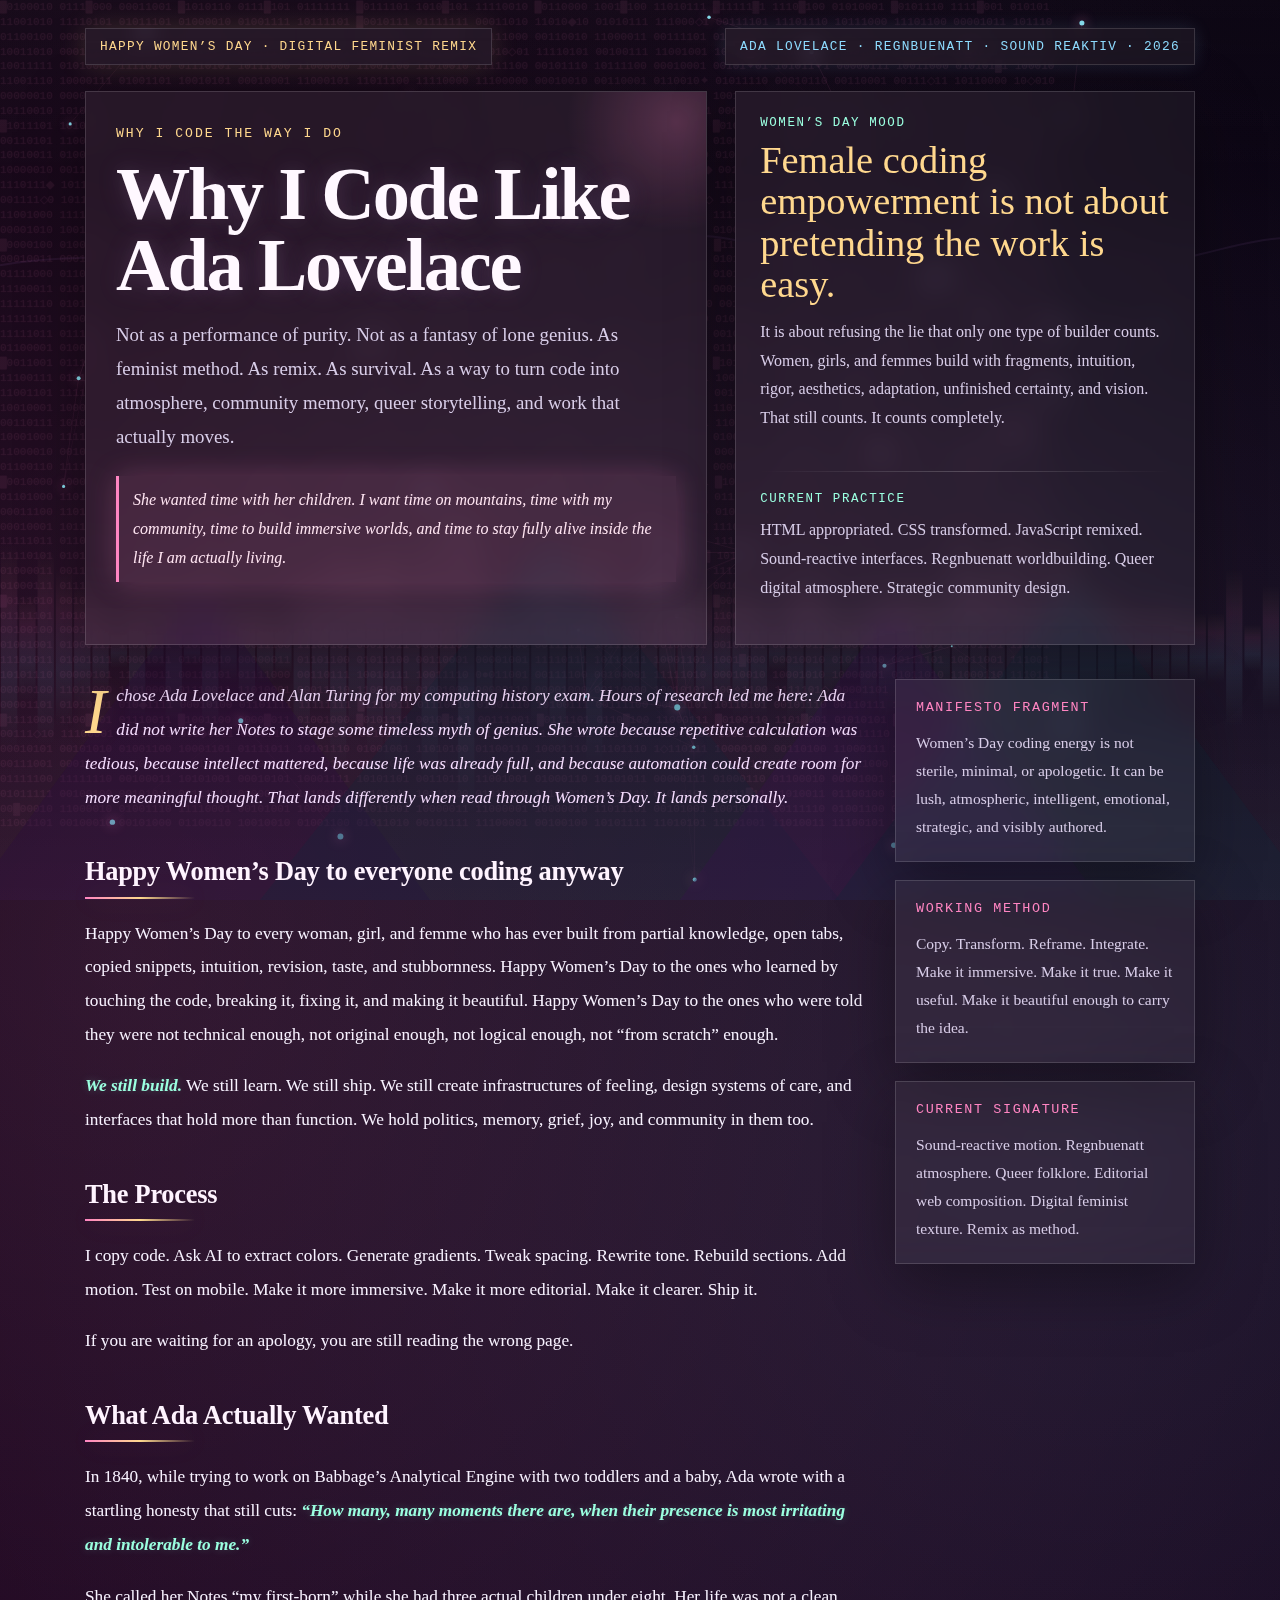
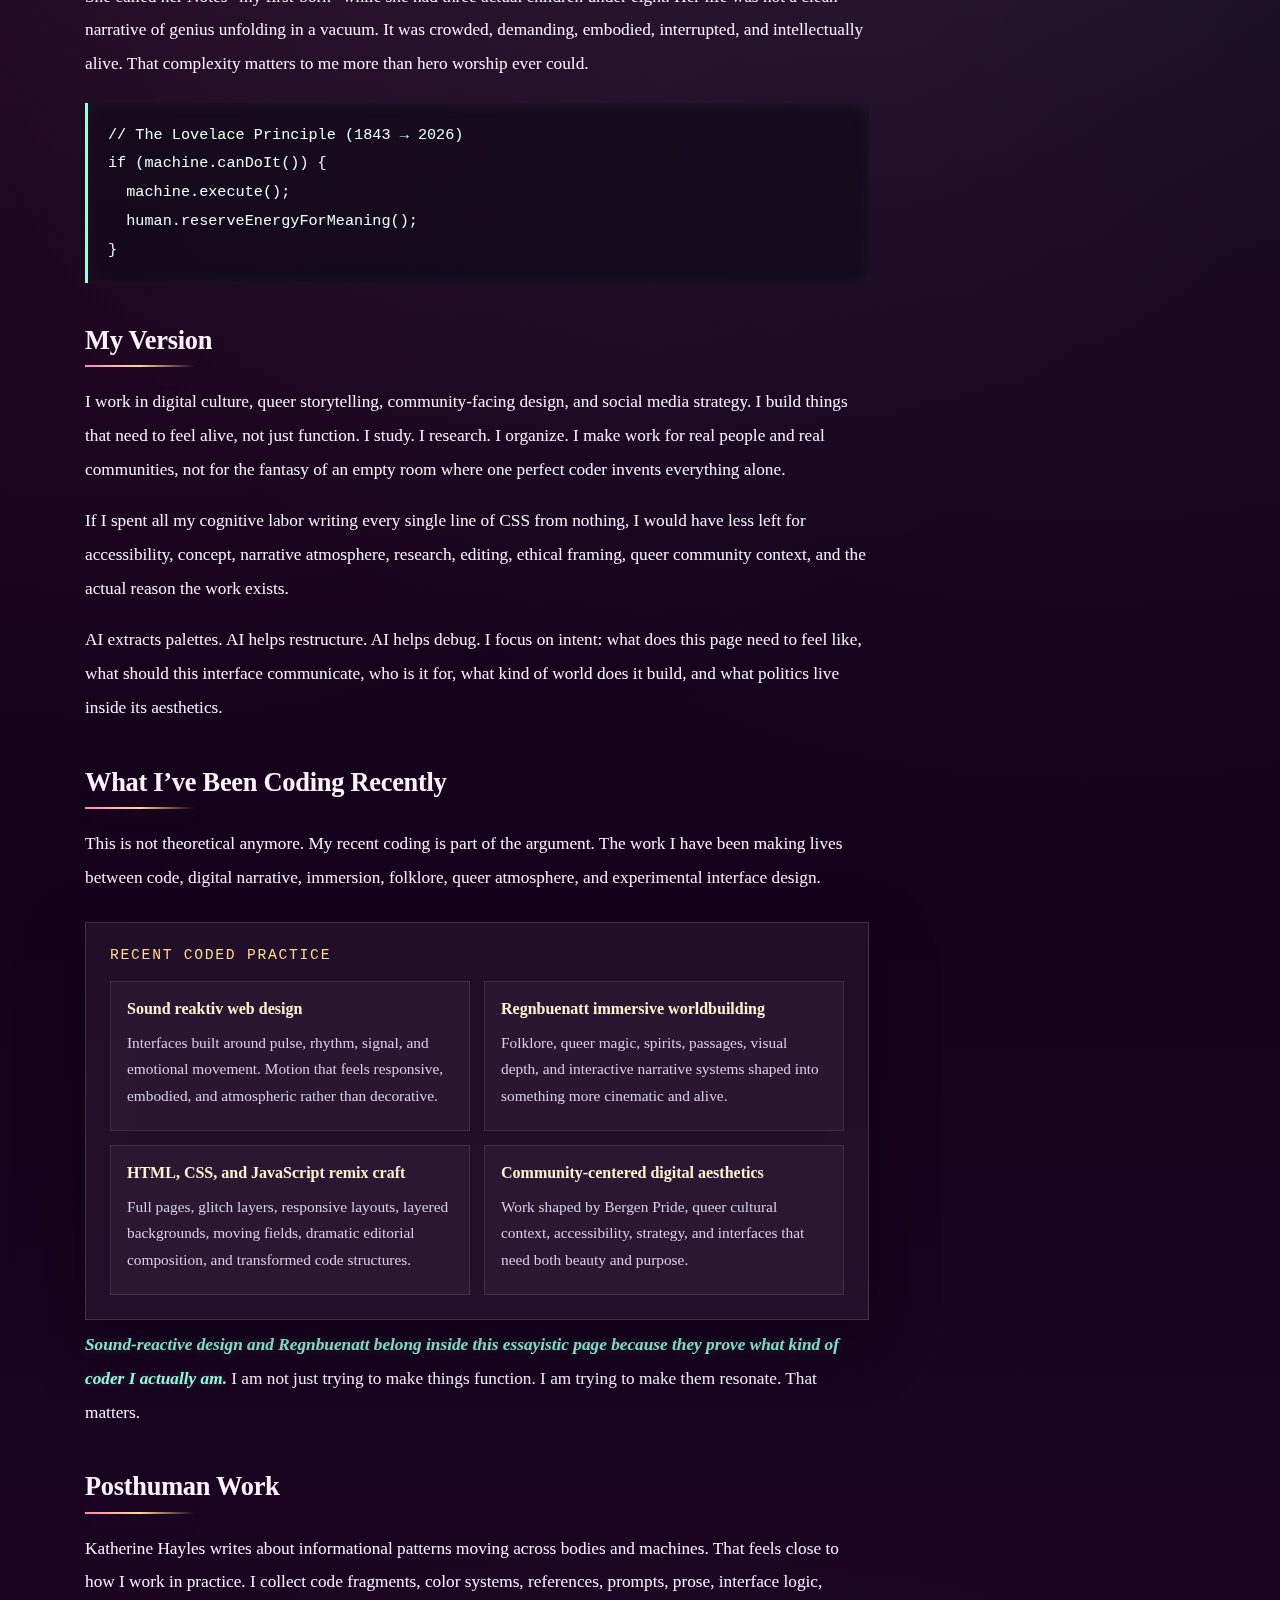
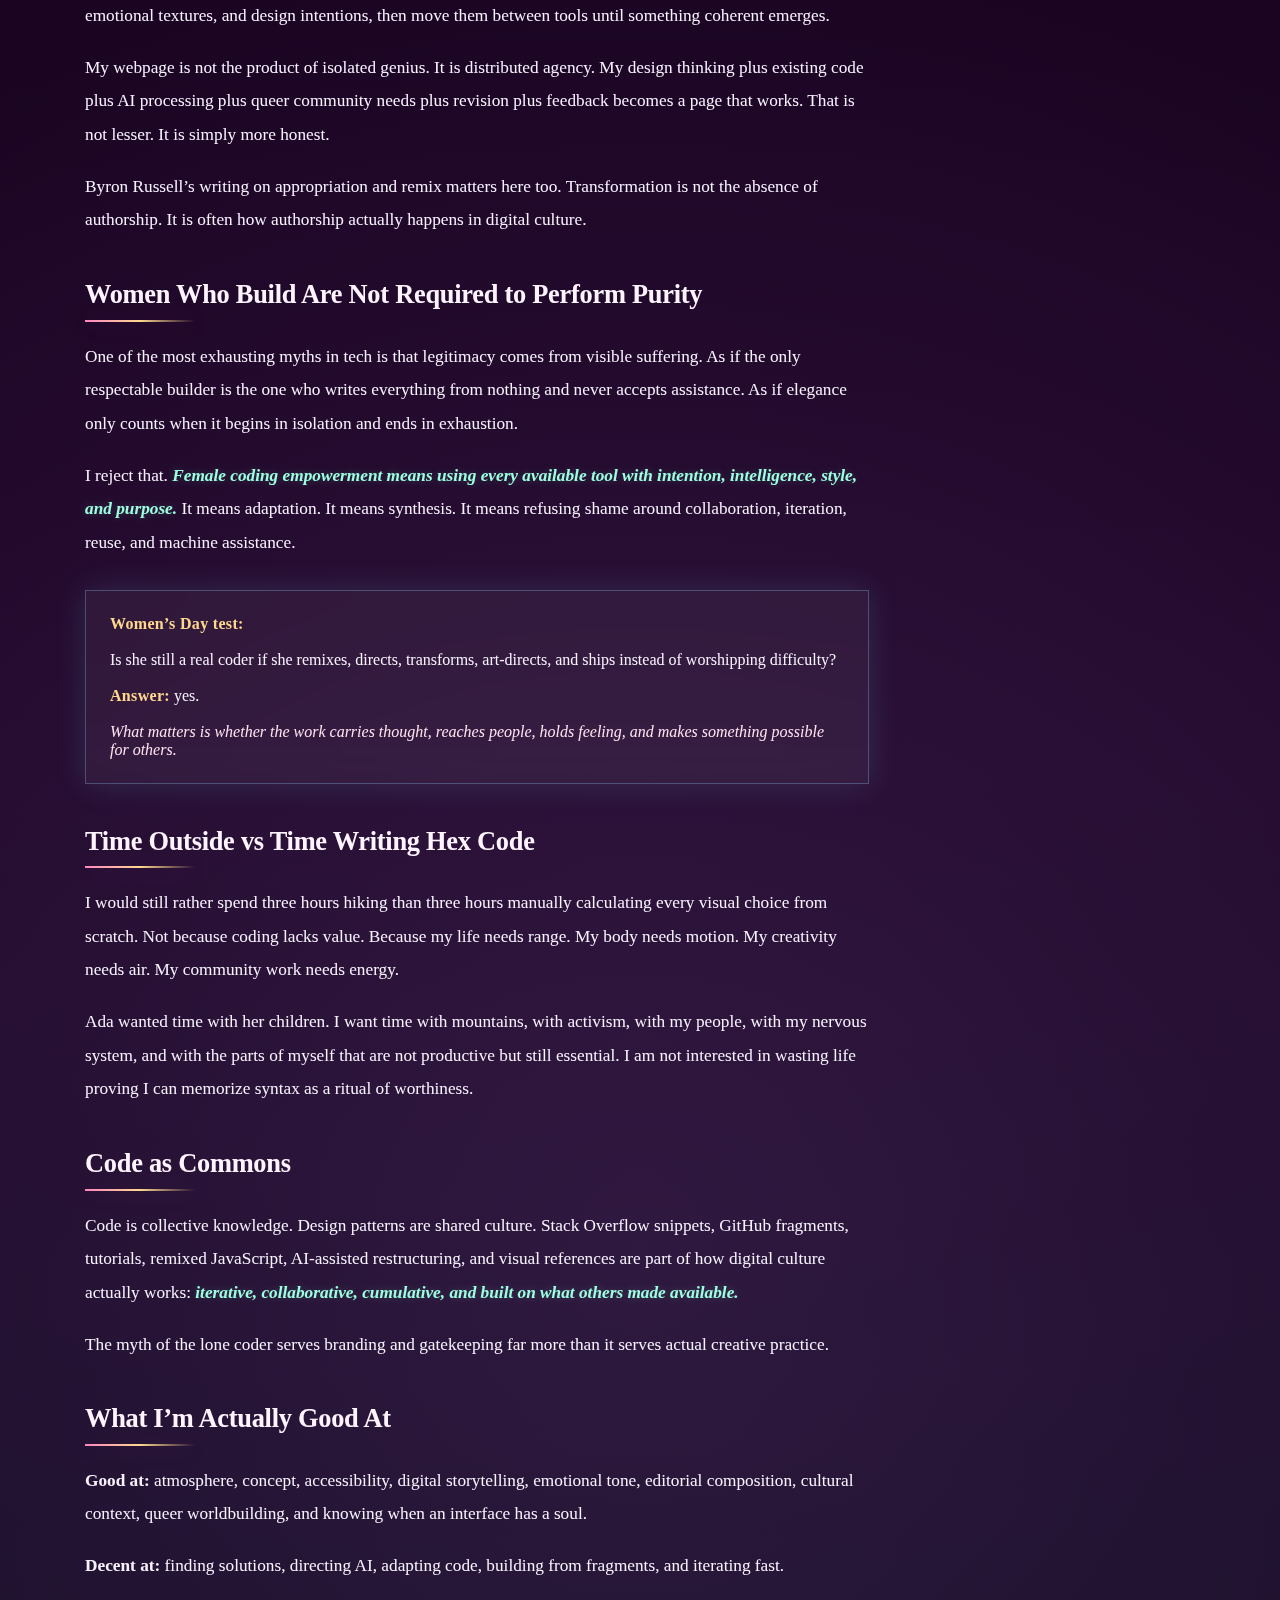
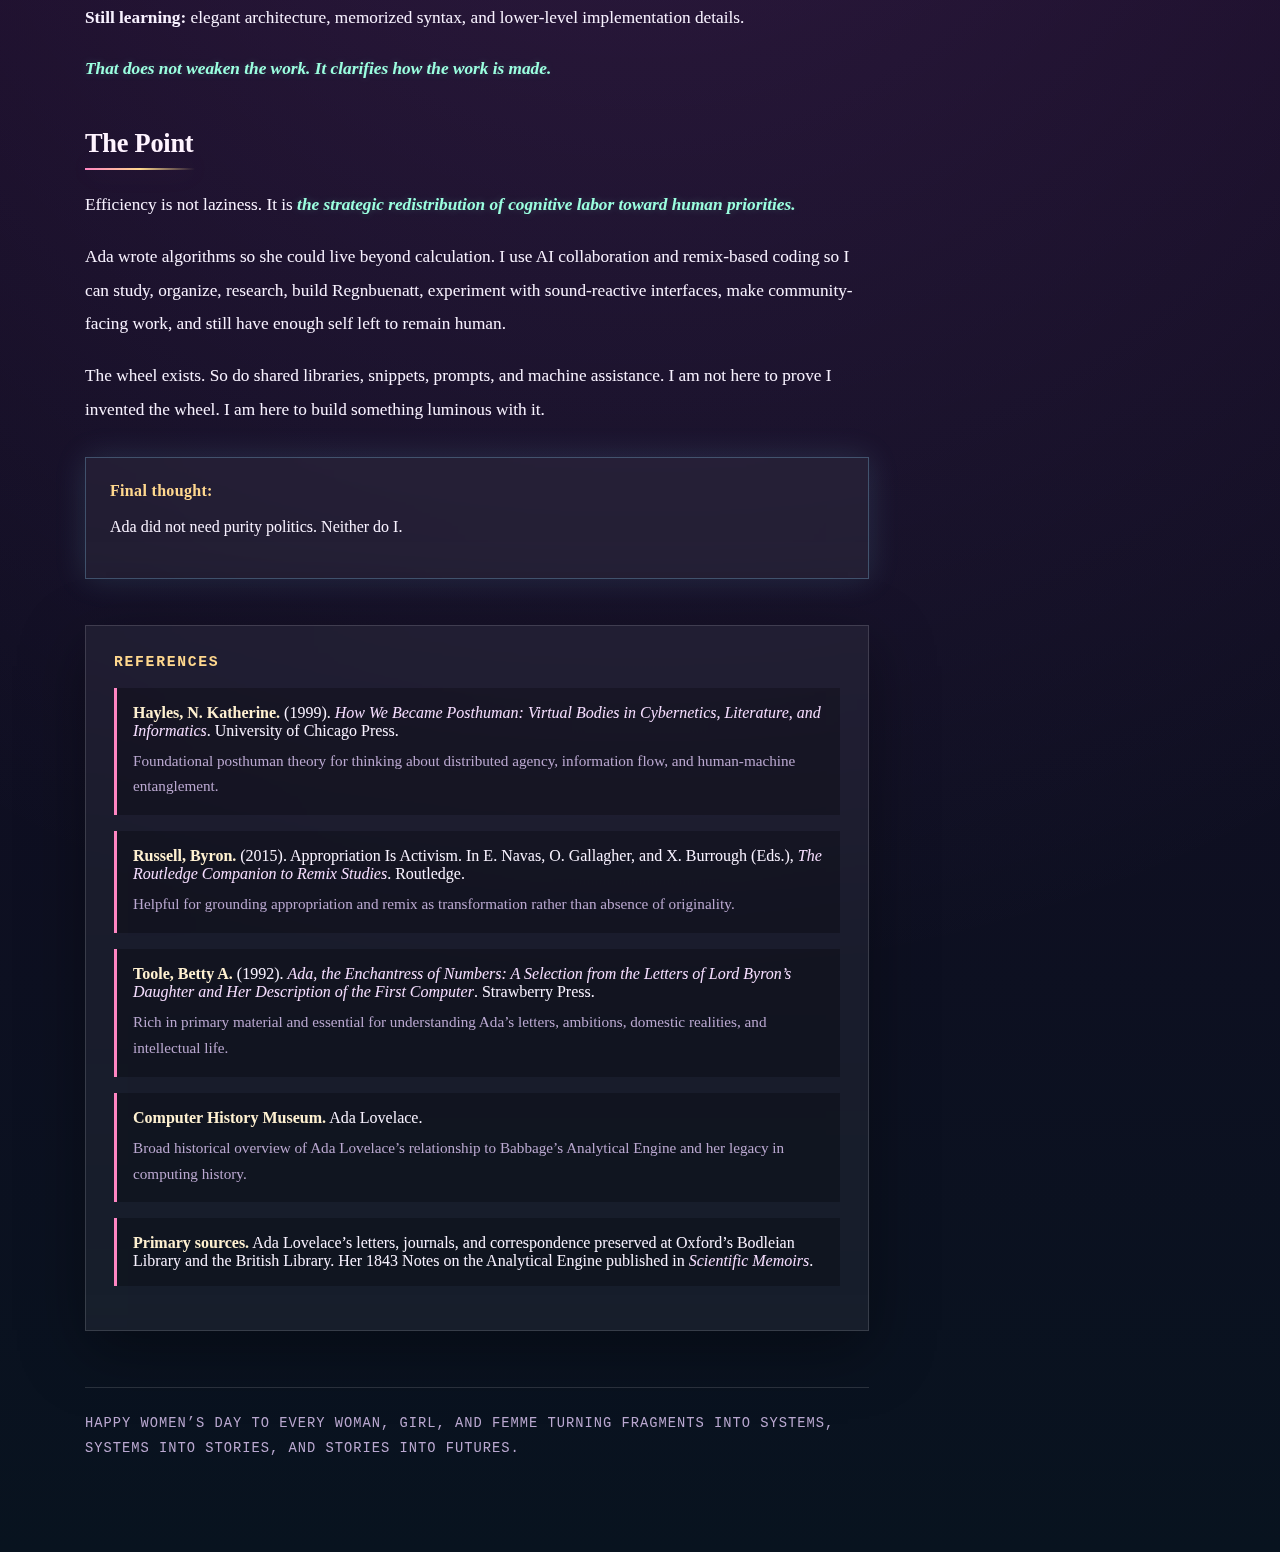
<file: posts/2026-03-08-why-i-code-like-ada-lovelace.html>
<!DOCTYPE html>
<html lang="en">
<head>
  <meta charset="UTF-8" />
  <meta name="viewport" content="width=device-width, initial-scale=1.0" />
  <title>Why I Code Like Ada Lovelace</title>
  <style>
    * {
      margin: 0;
      padding: 0;
      box-sizing: border-box;
    }

    :root {
      --bg-1: #07000d;
      --bg-2: #130018;
      --bg-3: #1d0627;
      --bg-4: #08131f;
      --text: #f8f2ff;
      --muted: #d8cde8;
      --soft: #baa8d0;
      --mint: #9bffe0;
      --aqua: #8edcff;
      --violet: #d58cff;
      --rose: #ff85c2;
      --gold: #ffd88e;
      --pearl: rgba(255,255,255,0.08);
      --glass: rgba(255,255,255,0.05);
      --glass-strong: rgba(255,255,255,0.09);
      --line: rgba(255,255,255,0.14);
      --shadow: 0 20px 60px rgba(0, 0, 0, 0.35);
      --glow-rose: 0 0 28px rgba(255, 133, 194, 0.22);
      --glow-violet: 0 0 28px rgba(213, 140, 255, 0.18);
      --glow-gold: 0 0 28px rgba(255, 216, 142, 0.16);
    }

    html {
      scroll-behavior: smooth;
    }

    body {
      font-family: Georgia, "Times New Roman", serif;
      color: var(--text);
      background:
        radial-gradient(circle at 10% 15%, rgba(255, 133, 194, 0.14), transparent 26%),
        radial-gradient(circle at 85% 18%, rgba(142, 220, 255, 0.11), transparent 24%),
        radial-gradient(circle at 50% 70%, rgba(213, 140, 255, 0.12), transparent 30%),
        linear-gradient(180deg, var(--bg-1) 0%, var(--bg-2) 28%, var(--bg-3) 62%, var(--bg-4) 100%);
      min-height: 100vh;
      overflow-x: hidden;
      position: relative;
    }

    body::before {
      content: "";
      position: fixed;
      inset: 0;
      background:
        linear-gradient(180deg, rgba(255,255,255,0.018) 0%, transparent 20%, transparent 78%, rgba(255,255,255,0.03) 100%);
      pointer-events: none;
      z-index: 0;
      mix-blend-mode: screen;
    }

    #binary-bg {
      position: fixed;
      inset: 0;
      opacity: 0.08;
      z-index: 0;
      pointer-events: none;
      font-size: 11px;
      line-height: 1.35;
      overflow: hidden;
      color: var(--rose);
      font-family: "Courier New", monospace;
      text-shadow: 0 0 2px var(--rose);
      white-space: pre;
    }

    #network-canvas,
    #sound-canvas {
      position: fixed;
      inset: 0;
      width: 100%;
      height: 100%;
      z-index: 0;
      pointer-events: none;
    }

    #sound-canvas {
      opacity: 0.45;
    }

    #mountains {
      position: fixed;
      bottom: 0;
      left: 0;
      width: 100%;
      height: 38%;
      z-index: 0;
      pointer-events: none;
    }

    .mountain {
      position: absolute;
      bottom: 0;
      opacity: 0.3;
      filter: blur(0.6px);
    }

    .mountain-1 {
      left: -30px;
      width: 0;
      height: 0;
      border-left: 230px solid transparent;
      border-right: 230px solid transparent;
      border-bottom: 315px solid #2b0a40;
    }

    .mountain-2 {
      left: 260px;
      width: 0;
      height: 0;
      border-left: 290px solid transparent;
      border-right: 290px solid transparent;
      border-bottom: 365px solid #14273b;
    }

    .mountain-3 {
      right: 180px;
      width: 0;
      height: 0;
      border-left: 210px solid transparent;
      border-right: 210px solid transparent;
      border-bottom: 290px solid #39114f;
    }

    .mountain-4 {
      right: -35px;
      width: 0;
      height: 0;
      border-left: 240px solid transparent;
      border-right: 240px solid transparent;
      border-bottom: 325px solid #13283a;
    }

    .page-frame {
      position: relative;
      z-index: 1;
      max-width: 1150px;
      margin: 0 auto;
      padding: 28px 20px 90px;
    }

    .topline {
      display: flex;
      justify-content: space-between;
      align-items: center;
      gap: 18px;
      margin-bottom: 26px;
      flex-wrap: wrap;
    }

    .micro-badge,
    .micro-note {
      font-family: "Courier New", monospace;
      font-size: 0.8rem;
      letter-spacing: 1.3px;
      text-transform: uppercase;
      padding: 10px 14px;
      border: 1px solid rgba(255,255,255,0.14);
      background: rgba(255,255,255,0.05);
      backdrop-filter: blur(10px);
      -webkit-backdrop-filter: blur(10px);
      color: var(--gold);
      box-shadow: var(--glow-gold);
    }

    .micro-note {
      color: var(--aqua);
      box-shadow: 0 0 18px rgba(142, 220, 255, 0.12);
    }

    .hero {
      display: grid;
      grid-template-columns: 1.15fr 0.85fr;
      gap: 28px;
      align-items: stretch;
      margin-bottom: 34px;
    }

    .hero-main,
    .hero-side,
    .manifesto,
    .project-panel,
    .turing-test,
    .references,
    .quote-card {
      background: var(--glass);
      border: 1px solid var(--line);
      backdrop-filter: blur(16px);
      -webkit-backdrop-filter: blur(16px);
      box-shadow: var(--shadow);
    }

    .hero-main {
      padding: 34px 30px 30px;
      position: relative;
      overflow: hidden;
    }

    .hero-main::before {
      content: "";
      position: absolute;
      top: -80px;
      right: -80px;
      width: 220px;
      height: 220px;
      background: radial-gradient(circle, rgba(255, 133, 194, 0.22), transparent 70%);
      pointer-events: none;
    }

    .hero-kicker {
      font-family: "Courier New", monospace;
      font-size: 0.82rem;
      letter-spacing: 2px;
      text-transform: uppercase;
      color: var(--gold);
      margin-bottom: 18px;
    }

    h1 {
      font-size: clamp(2.5rem, 5.8vw, 5.6rem);
      line-height: 0.95;
      letter-spacing: -0.03em;
      margin-bottom: 18px;
      color: #fff8ff;
      text-shadow: 0 0 18px rgba(255,255,255,0.08), 0 0 30px rgba(213, 140, 255, 0.14);
    }

    .hero-dek {
      font-size: 1.18rem;
      line-height: 1.8;
      color: var(--muted);
      max-width: 700px;
      margin-bottom: 22px;
    }

    .hero-highlight {
      display: inline-block;
      padding: 10px 14px;
      background: rgba(255, 133, 194, 0.1);
      border-left: 3px solid var(--rose);
      color: #ffe5f2;
      font-style: italic;
      line-height: 1.8;
      box-shadow: var(--glow-rose);
    }

    .hero-side {
      padding: 24px;
      display: flex;
      flex-direction: column;
      justify-content: space-between;
      gap: 20px;
    }

    .side-label {
      font-family: "Courier New", monospace;
      font-size: 0.78rem;
      text-transform: uppercase;
      letter-spacing: 1.6px;
      color: var(--mint);
      margin-bottom: 10px;
    }

    .side-big {
      font-size: clamp(1.6rem, 3vw, 2.5rem);
      line-height: 1.08;
      color: var(--gold);
      margin-bottom: 12px;
    }

    .side-copy {
      font-size: 1rem;
      line-height: 1.8;
      color: var(--muted);
    }

    .vertical-line {
      width: 100%;
      height: 1px;
      background: linear-gradient(90deg, transparent 0%, rgba(255,255,255,0.2) 50%, transparent 100%);
    }

    .content-grid {
      display: grid;
      grid-template-columns: minmax(0, 1fr) 300px;
      gap: 26px;
      align-items: start;
    }

    .main-column {
      min-width: 0;
    }

    .rail {
      position: sticky;
      top: 22px;
      display: flex;
      flex-direction: column;
      gap: 18px;
    }

    .manifesto,
    .quote-card {
      padding: 20px;
    }

    .manifesto-title,
    .quote-title {
      font-family: "Courier New", monospace;
      font-size: 0.84rem;
      letter-spacing: 1.6px;
      text-transform: uppercase;
      color: var(--rose);
      margin-bottom: 14px;
    }

    .manifesto p,
    .quote-card p {
      font-size: 0.97rem;
      line-height: 1.8;
      color: var(--muted);
      margin-bottom: 0;
    }

    h2 {
      font-size: 1.65rem;
      line-height: 1.15;
      margin: 42px 0 18px;
      color: #fff4ff;
      letter-spacing: -0.01em;
      position: relative;
      padding-bottom: 12px;
    }

    h2::after {
      content: "";
      position: absolute;
      left: 0;
      bottom: 0;
      width: 110px;
      height: 2px;
      background: linear-gradient(90deg, var(--rose), var(--gold), transparent);
      box-shadow: var(--glow-rose);
    }

    p {
      font-size: 1.08rem;
      line-height: 1.95;
      color: var(--text);
      margin-bottom: 18px;
    }

    em {
      color: #f6deff;
    }

    .highlight {
      color: var(--mint);
      font-style: italic;
      font-weight: 600;
      text-shadow: 0 0 8px rgba(155, 255, 224, 0.22);
    }

    .dropcap:first-letter {
      float: left;
      font-size: 4rem;
      line-height: 0.85;
      padding-right: 10px;
      padding-top: 6px;
      color: var(--gold);
      text-shadow: var(--glow-gold);
    }

    .code-block {
      margin: 22px 0;
      padding: 18px 18px 18px 20px;
      background: rgba(10, 8, 18, 0.5);
      border-left: 3px solid var(--mint);
      color: #e9fff7;
      font-family: "Courier New", monospace;
      font-size: 0.95rem;
      line-height: 1.9;
      overflow-x: auto;
      box-shadow: inset 0 0 20px rgba(155, 255, 224, 0.06);
    }

    .project-panel {
      padding: 24px;
      margin: 28px 0 8px;
    }

    .panel-title,
    .references h3 {
      font-family: "Courier New", monospace;
      font-size: 0.92rem;
      text-transform: uppercase;
      letter-spacing: 1.7px;
      color: var(--gold);
      margin-bottom: 18px;
    }

    .project-list {
      display: grid;
      grid-template-columns: repeat(2, minmax(0, 1fr));
      gap: 14px;
    }

    .project-item {
      padding: 16px;
      background: rgba(255,255,255,0.035);
      border: 1px solid rgba(255,255,255,0.1);
      min-height: 150px;
    }

    .project-item strong {
      display: block;
      font-size: 1rem;
      color: #fff0ce;
      margin-bottom: 10px;
      line-height: 1.35;
    }

    .project-item span {
      display: block;
      font-size: 0.96rem;
      line-height: 1.72;
      color: var(--muted);
    }

    .turing-test {
      padding: 24px;
      margin: 30px 0;
      border-color: rgba(142, 220, 255, 0.28);
      box-shadow: 0 0 30px rgba(142, 220, 255, 0.14);
      transition: all 0.18s ease;
    }

    .turing-test strong {
      color: var(--gold);
      letter-spacing: 0.02em;
    }

    .turing-test em {
      color: #ffe3f1;
    }

    .references {
      margin-top: 46px;
      padding: 28px;
    }

    .ref-item {
      padding: 16px;
      margin: 16px 0;
      background: rgba(0,0,0,0.24);
      border-left: 3px solid var(--rose);
    }

    .ref-item strong {
      color: #fff1d1;
    }

    .ref-detail {
      display: block;
      margin-top: 8px;
      color: var(--soft);
      font-size: 0.95rem;
      line-height: 1.7;
    }

    .footer {
      margin-top: 56px;
      padding-top: 24px;
      border-top: 1px solid rgba(255,255,255,0.14);
      font-family: "Courier New", monospace;
      font-size: 0.86rem;
      letter-spacing: 1px;
      text-transform: uppercase;
      color: var(--soft);
      line-height: 1.8;
    }

    a {
      color: var(--aqua);
      text-decoration: none;
      border-bottom: 1px solid rgba(142, 220, 255, 0.45);
      transition: all 0.25s ease;
    }

    a:hover {
      color: var(--mint);
      border-bottom-color: var(--mint);
      text-shadow: 0 0 10px rgba(155, 255, 224, 0.35);
    }

    @media (max-width: 980px) {
      .hero {
        grid-template-columns: 1fr;
      }

      .content-grid {
        grid-template-columns: 1fr;
      }

      .rail {
        position: static;
      }
    }

    @media (max-width: 720px) {
      .page-frame {
        padding: 18px 14px 70px;
      }

      .hero-main,
      .hero-side,
      .manifesto,
      .project-panel,
      .turing-test,
      .references,
      .quote-card {
        padding: 18px;
      }

      .project-list {
        grid-template-columns: 1fr;
      }

      p {
        font-size: 1rem;
      }

      .hero-dek {
        font-size: 1.05rem;
      }
    }
  </style>
</head>
<body>
  <div id="binary-bg"></div>
  <canvas id="network-canvas"></canvas>
  <canvas id="sound-canvas"></canvas>

  <div id="mountains">
    <div class="mountain mountain-1"></div>
    <div class="mountain mountain-2"></div>
    <div class="mountain mountain-3"></div>
    <div class="mountain mountain-4"></div>
  </div>

  <div class="page-frame">
    <div class="topline">
      <div class="micro-badge">Happy Women’s Day · Digital feminist remix</div>
      <div class="micro-note">Ada Lovelace · Regnbuenatt · Sound reaktiv · 2026</div>
    </div>

    <section class="hero">
      <div class="hero-main">
        <div class="hero-kicker">Why I code the way I do</div>
        <h1>Why I Code Like Ada Lovelace</h1>
        <p class="hero-dek">
          Not as a performance of purity. Not as a fantasy of lone genius.
          As feminist method. As remix. As survival. As a way to turn code into atmosphere,
          community memory, queer storytelling, and work that actually moves.
        </p>
        <div class="hero-highlight">
          She wanted time with her children. I want time on mountains, time with my community,
          time to build immersive worlds, and time to stay fully alive inside the life I am actually living.
        </div>
      </div>

      <aside class="hero-side">
        <div>
          <div class="side-label">Women’s Day mood</div>
          <div class="side-big">Female coding empowerment is not about pretending the work is easy.</div>
          <p class="side-copy">
            It is about refusing the lie that only one type of builder counts.
            Women, girls, and femmes build with fragments, intuition, rigor, aesthetics, adaptation,
            unfinished certainty, and vision. That still counts. It counts completely.
          </p>
        </div>
        <div class="vertical-line"></div>
        <div>
          <div class="side-label">Current practice</div>
          <p class="side-copy">
            HTML appropriated. CSS transformed. JavaScript remixed.
            Sound-reactive interfaces. Regnbuenatt worldbuilding.
            Queer digital atmosphere. Strategic community design.
          </p>
        </div>
      </aside>
    </section>

    <div class="content-grid">
      <main class="main-column">
        <p class="dropcap">
          <em>I chose Ada Lovelace and Alan Turing for my computing history exam. Hours of research led me here:
          Ada did not write her Notes to stage some timeless myth of genius. She wrote because repetitive calculation
          was tedious, because intellect mattered, because life was already full, and because automation could create room
          for more meaningful thought. That lands differently when read through Women’s Day. It lands personally.</em>
        </p>

        <h2>Happy Women’s Day to everyone coding anyway</h2>
        <p>
          Happy Women’s Day to every woman, girl, and femme who has ever built from partial knowledge, open tabs,
          copied snippets, intuition, revision, taste, and stubbornness. Happy Women’s Day to the ones who learned by touching the code,
          breaking it, fixing it, and making it beautiful. Happy Women’s Day to the ones who were told they were not technical enough,
          not original enough, not logical enough, not “from scratch” enough.
        </p>

        <p>
          <span class="highlight">We still build.</span> We still learn. We still ship.
          We still create infrastructures of feeling, design systems of care, and interfaces that hold more than function.
          We hold politics, memory, grief, joy, and community in them too.
        </p>

        <h2>The Process</h2>
        <p>
          I copy code. Ask AI to extract colors. Generate gradients. Tweak spacing. Rewrite tone. Rebuild sections.
          Add motion. Test on mobile. Make it more immersive. Make it more editorial. Make it clearer. Ship it.
        </p>

        <p>
          If you are waiting for an apology, you are still reading the wrong page.
        </p>

        <h2>What Ada Actually Wanted</h2>
        <p>
          In 1840, while trying to work on Babbage’s Analytical Engine with two toddlers and a baby, Ada wrote with a startling honesty
          that still cuts: <span class="highlight">“How many, many moments there are, when their presence is most irritating and intolerable to me.”</span>
        </p>

        <p>
          She called her Notes “my first-born” while she had three actual children under eight.
          Her life was not a clean narrative of genius unfolding in a vacuum. It was crowded, demanding, embodied, interrupted,
          and intellectually alive. That complexity matters to me more than hero worship ever could.
        </p>

        <div class="code-block">
          // The Lovelace Principle (1843 → 2026)<br>
          if (machine.canDoIt()) {<br>
          &nbsp;&nbsp;machine.execute();<br>
          &nbsp;&nbsp;human.reserveEnergyForMeaning();<br>
          }
        </div>

        <h2>My Version</h2>
        <p>
          I work in digital culture, queer storytelling, community-facing design, and social media strategy.
          I build things that need to feel alive, not just function. I study. I research. I organize.
          I make work for real people and real communities, not for the fantasy of an empty room where one perfect coder invents everything alone.
        </p>

        <p>
          If I spent all my cognitive labor writing every single line of CSS from nothing, I would have less left for accessibility,
          concept, narrative atmosphere, research, editing, ethical framing, queer community context, and the actual reason the work exists.
        </p>

        <p>
          AI extracts palettes. AI helps restructure. AI helps debug. I focus on intent: what does this page need to feel like,
          what should this interface communicate, who is it for, what kind of world does it build, and what politics live inside its aesthetics.
        </p>

        <h2>What I’ve Been Coding Recently</h2>
        <p>
          This is not theoretical anymore. My recent coding is part of the argument. The work I have been making lives between code,
          digital narrative, immersion, folklore, queer atmosphere, and experimental interface design.
        </p>

        <section class="project-panel">
          <div class="panel-title">Recent coded practice</div>
          <div class="project-list">
            <div class="project-item">
              <strong>Sound reaktiv web design</strong>
              <span>
                Interfaces built around pulse, rhythm, signal, and emotional movement.
                Motion that feels responsive, embodied, and atmospheric rather than decorative.
              </span>
            </div>
            <div class="project-item">
              <strong>Regnbuenatt immersive worldbuilding</strong>
              <span>
                Folklore, queer magic, spirits, passages, visual depth, and interactive narrative systems
                shaped into something more cinematic and alive.
              </span>
            </div>
            <div class="project-item">
              <strong>HTML, CSS, and JavaScript remix craft</strong>
              <span>
                Full pages, glitch layers, responsive layouts, layered backgrounds, moving fields,
                dramatic editorial composition, and transformed code structures.
              </span>
            </div>
            <div class="project-item">
              <strong>Community-centered digital aesthetics</strong>
              <span>
                Work shaped by Bergen Pride, queer cultural context, accessibility, strategy,
                and interfaces that need both beauty and purpose.
              </span>
            </div>
          </div>
        </section>

        <p>
          <span class="highlight">Sound-reactive design and Regnbuenatt belong inside this essayistic page because they prove what kind of coder I actually am.</span>
          I am not just trying to make things function. I am trying to make them resonate. That matters.
        </p>

        <h2>Posthuman Work</h2>
        <p>
          Katherine Hayles writes about informational patterns moving across bodies and machines.
          That feels close to how I work in practice. I collect code fragments, color systems, references, prompts,
          prose, interface logic, emotional textures, and design intentions, then move them between tools until something coherent emerges.
        </p>

        <p>
          My webpage is not the product of isolated genius. It is distributed agency.
          My design thinking plus existing code plus AI processing plus queer community needs plus revision plus feedback becomes a page that works.
          That is not lesser. It is simply more honest.
        </p>

        <p>
          Byron Russell’s writing on appropriation and remix matters here too. Transformation is not the absence of authorship.
          It is often how authorship actually happens in digital culture.
        </p>

        <h2>Women Who Build Are Not Required to Perform Purity</h2>
        <p>
          One of the most exhausting myths in tech is that legitimacy comes from visible suffering.
          As if the only respectable builder is the one who writes everything from nothing and never accepts assistance.
          As if elegance only counts when it begins in isolation and ends in exhaustion.
        </p>

        <p>
          I reject that. <span class="highlight">Female coding empowerment means using every available tool with intention, intelligence, style, and purpose.</span>
          It means adaptation. It means synthesis. It means refusing shame around collaboration, iteration, reuse, and machine assistance.
        </p>

        <div class="turing-test">
          <strong>Women’s Day test:</strong><br><br>
          Is she still a real coder if she remixes, directs, transforms, art-directs, and ships instead of worshipping difficulty?<br><br>
          <strong>Answer:</strong> yes.<br><br>
          <em>
            What matters is whether the work carries thought, reaches people, holds feeling,
            and makes something possible for others.
          </em>
        </div>

        <h2>Time Outside vs Time Writing Hex Code</h2>
        <p>
          I would still rather spend three hours hiking than three hours manually calculating every visual choice from scratch.
          Not because coding lacks value. Because my life needs range. My body needs motion.
          My creativity needs air. My community work needs energy.
        </p>

        <p>
          Ada wanted time with her children. I want time with mountains, with activism, with my people, with my nervous system,
          and with the parts of myself that are not productive but still essential. I am not interested in wasting life proving I can memorize syntax as a ritual of worthiness.
        </p>

        <h2>Code as Commons</h2>
        <p>
          Code is collective knowledge. Design patterns are shared culture. Stack Overflow snippets, GitHub fragments, tutorials,
          remixed JavaScript, AI-assisted restructuring, and visual references are part of how digital culture actually works:
          <span class="highlight">iterative, collaborative, cumulative, and built on what others made available.</span>
        </p>

        <p>
          The myth of the lone coder serves branding and gatekeeping far more than it serves actual creative practice.
        </p>

        <h2>What I’m Actually Good At</h2>
        <p>
          <strong>Good at:</strong> atmosphere, concept, accessibility, digital storytelling, emotional tone, editorial composition,
          cultural context, queer worldbuilding, and knowing when an interface has a soul.
        </p>

        <p>
          <strong>Decent at:</strong> finding solutions, directing AI, adapting code, building from fragments, and iterating fast.
        </p>

        <p>
          <strong>Still learning:</strong> elegant architecture, memorized syntax, and lower-level implementation details.
        </p>

        <p class="highlight">
          That does not weaken the work. It clarifies how the work is made.
        </p>

        <h2>The Point</h2>
        <p>
          Efficiency is not laziness. It is <span class="highlight">the strategic redistribution of cognitive labor toward human priorities.</span>
        </p>

        <p>
          Ada wrote algorithms so she could live beyond calculation. I use AI collaboration and remix-based coding so I can study,
          organize, research, build Regnbuenatt, experiment with sound-reactive interfaces, make community-facing work, and still have enough self left to remain human.
        </p>

        <p>
          The wheel exists. So do shared libraries, snippets, prompts, and machine assistance.
          I am not here to prove I invented the wheel. I am here to build something luminous with it.
        </p>

        <div class="turing-test">
          <strong>Final thought:</strong><br><br>
          Ada did not need purity politics. Neither do I.<br><br>
        </div>

        <section class="references">
          <h3>References</h3>

          <div class="ref-item">
            <strong>Hayles, N. Katherine.</strong> (1999). <em>How We Became Posthuman: Virtual Bodies in Cybernetics, Literature, and Informatics</em>. University of Chicago Press.
            <span class="ref-detail">
              Foundational posthuman theory for thinking about distributed agency, information flow, and human-machine entanglement.
            </span>
          </div>

          <div class="ref-item">
            <strong>Russell, Byron.</strong> (2015). Appropriation Is Activism. In E. Navas, O. Gallagher, and X. Burrough (Eds.), <em>The Routledge Companion to Remix Studies</em>. Routledge.
            <span class="ref-detail">
              Helpful for grounding appropriation and remix as transformation rather than absence of originality.
            </span>
          </div>

          <div class="ref-item">
            <strong>Toole, Betty A.</strong> (1992). <em>Ada, the Enchantress of Numbers: A Selection from the Letters of Lord Byron’s Daughter and Her Description of the First Computer</em>. Strawberry Press.
            <span class="ref-detail">
              Rich in primary material and essential for understanding Ada’s letters, ambitions, domestic realities, and intellectual life.
            </span>
          </div>

          <div class="ref-item">
            <strong>Computer History Museum.</strong> Ada Lovelace.
            <span class="ref-detail">
              Broad historical overview of Ada Lovelace’s relationship to Babbage’s Analytical Engine and her legacy in computing history.
            </span>
          </div>

          <div class="ref-item">
            <strong>Primary sources.</strong> Ada Lovelace’s letters, journals, and correspondence preserved at Oxford’s Bodleian Library and the British Library. Her 1843 Notes on the Analytical Engine published in <em>Scientific Memoirs</em>.
          </div>
        </section>

        <div class="footer">
          Happy Women’s Day to every woman, girl, and femme turning fragments into systems,
          systems into stories, and stories into futures.
        </div>
      </main>

      <aside class="rail">
        <div class="manifesto">
          <div class="manifesto-title">Manifesto fragment</div>
          <p>
            Women’s Day coding energy is not sterile, minimal, or apologetic.
            It can be lush, atmospheric, intelligent, emotional, strategic, and visibly authored.
          </p>
        </div>

        <div class="quote-card">
          <div class="quote-title">Working method</div>
          <p>
            Copy. Transform. Reframe. Integrate. Make it immersive.
            Make it true. Make it useful. Make it beautiful enough to carry the idea.
          </p>
        </div>

        <div class="quote-card">
          <div class="quote-title">Current signature</div>
          <p>
            Sound-reactive motion. Regnbuenatt atmosphere. Queer folklore.
            Editorial web composition. Digital feminist texture. Remix as method.
          </p>
        </div>
      </aside>
    </div>
  </div>

  <script>
    const canvas = document.getElementById('network-canvas');
    const ctx = canvas.getContext('2d');

    const soundCanvas = document.getElementById('sound-canvas');
    const sctx = soundCanvas.getContext('2d');

    function resizeCanvases() {
      canvas.width = window.innerWidth;
      canvas.height = window.innerHeight;
      soundCanvas.width = window.innerWidth;
      soundCanvas.height = window.innerHeight;
    }

    resizeCanvases();
    window.addEventListener('resize', resizeCanvases);

    const nodes = [];
    const nodeCount = 46;
    const connectionDistance = 220;
    let hueShift = 0;

    class Node {
      constructor() {
        this.x = Math.random() * canvas.width;
        this.y = Math.random() * canvas.height;
        this.vx = (Math.random() - 0.5) * 0.42;
        this.vy = (Math.random() - 0.5) * 0.42;
        this.radius = Math.random() * 2.1 + 1;
      }

      update() {
        this.x += this.vx;
        this.y += this.vy;

        if (this.x < 0 || this.x > canvas.width) this.vx *= -1;
        if (this.y < 0 || this.y > canvas.height) this.vy *= -1;
      }

      draw() {
        ctx.beginPath();
        ctx.arc(this.x, this.y, this.radius, 0, Math.PI * 2);
        ctx.fillStyle = `hsla(${180 + Math.sin(hueShift) * 35}, 100%, 78%, 0.9)`;
        ctx.shadowBlur = 12;
        ctx.shadowColor = '#ff85c2';
        ctx.fill();
        ctx.shadowBlur = 0;
      }
    }

    for (let i = 0; i < nodeCount; i++) {
      nodes.push(new Node());
    }

    function drawConnections() {
      for (let i = 0; i < nodes.length; i++) {
        for (let j = i + 1; j < nodes.length; j++) {
          const dx = nodes[i].x - nodes[j].x;
          const dy = nodes[i].y - nodes[j].y;
          const distance = Math.sqrt(dx * dx + dy * dy);

          if (distance < connectionDistance) {
            const opacity = (1 - distance / connectionDistance) * 0.22;
            ctx.beginPath();
            ctx.moveTo(nodes[i].x, nodes[i].y);
            ctx.lineTo(nodes[j].x, nodes[j].y);
            ctx.strokeStyle = `rgba(255, 133, 194, ${opacity})`;
            ctx.lineWidth = 0.6;
            ctx.stroke();
          }
        }
      }
    }

    const soundBars = Array.from({ length: 70 }, (_, i) => ({
      index: i,
      phase: Math.random() * Math.PI * 2,
      speed: 0.012 + Math.random() * 0.022,
      heightFactor: 0.24 + Math.random() * 0.88
    }));

    function drawSoundReactiveField(time) {
      sctx.clearRect(0, 0, soundCanvas.width, soundCanvas.height);

      const centerY = soundCanvas.height * 0.72;
      const barWidth = soundCanvas.width / soundBars.length;
      const pulse = (Math.sin(time * 0.0018) + 1) * 0.5;

      soundBars.forEach((bar, i) => {
        const wave =
          Math.sin(time * bar.speed + bar.phase) * 0.5 +
          Math.sin(time * 0.0021 + i * 0.22) * 0.34 +
          pulse * 0.45;

        const amplitude = Math.max(18, wave * 96 * bar.heightFactor + 42);
        const x = i * barWidth;

        const gradient = sctx.createLinearGradient(x, centerY - amplitude, x, centerY + amplitude);
        gradient.addColorStop(0, 'rgba(255, 216, 142, 0)');
        gradient.addColorStop(0.28, 'rgba(255, 133, 194, 0.18)');
        gradient.addColorStop(0.63, 'rgba(142, 220, 255, 0.18)');
        gradient.addColorStop(1, 'rgba(155, 255, 224, 0)');

        sctx.fillStyle = gradient;
        sctx.fillRect(x + 1, centerY - amplitude, Math.max(2, barWidth - 2), amplitude * 2);
      });

      sctx.beginPath();
      for (let x = 0; x <= soundCanvas.width; x += 8) {
        const y =
          soundCanvas.height * 0.29 +
          Math.sin((x * 0.012) + time * 0.0021) * 18 +
          Math.sin((x * 0.019) - time * 0.0016) * 10;
        if (x === 0) sctx.moveTo(x, y);
        else sctx.lineTo(x, y);
      }
      sctx.strokeStyle = 'rgba(213, 140, 255, 0.16)';
      sctx.lineWidth = 2;
      sctx.stroke();
    }

    function animate(time = 0) {
      ctx.clearRect(0, 0, canvas.width, canvas.height);
      hueShift += 0.01;

      drawConnections();

      nodes.forEach(node => {
        node.update();
        node.draw();
      });

      drawSoundReactiveField(time);
      requestAnimationFrame(animate);
    }

    animate();

    const binaryBg = document.getElementById('binary-bg');

    function generateBinary() {
      let binary = '';
      const rows = Math.floor(window.innerHeight / 16);
      const cols = Math.floor(window.innerWidth / 9);
      const glyphs = ['1', '0', '◆', '◇', '●', '▓', '█', '✦', '✧'];

      for (let i = 0; i < rows; i++) {
        for (let j = 0; j < cols; j++) {
          if (i % 8 === 0 && j % 12 === 0) {
            binary += '█';
          } else if (Math.random() > 0.986) {
            binary += glyphs[Math.floor(Math.random() * glyphs.length)];
          } else {
            binary += Math.random() > 0.5 ? '1' : '0';
          }
          if (j % 8 === 7) binary += ' ';
        }
        binary += '\n';
      }

      return binary;
    }

    binaryBg.textContent = generateBinary();

    let glitchCounter = 0;
    setInterval(() => {
      const chars = binaryBg.textContent.split('');

      for (let i = 0; i < 34; i++) {
        const pos = Math.floor(Math.random() * chars.length);
        if (chars[pos] === '1') chars[pos] = '0';
        else if (chars[pos] === '0') chars[pos] = '1';
      }

      glitchCounter++;
      if (glitchCounter % 18 === 0) {
        for (let i = 0; i < 8; i++) {
          const pos = Math.floor(Math.random() * chars.length);
          chars[pos] = ['█', '▓', '◆', '✦'][Math.floor(Math.random() * 4)];
        }
      }

      binaryBg.textContent = chars.join('');
    }, 110);

    const turingBoxes = document.querySelectorAll('.turing-test');
    turingBoxes.forEach(box => {
      box.addEventListener('click', () => {
        box.style.background = 'rgba(255, 133, 194, 0.1)';
        box.style.transform = 'scale(0.985)';
        box.style.borderColor = 'rgba(255, 216, 142, 0.42)';
        box.style.boxShadow = '0 0 40px rgba(255, 216, 142, 0.2)';

        setTimeout(() => {
          box.style.background = 'rgba(255,255,255,0.05)';
          box.style.transform = 'scale(1)';
          box.style.borderColor = 'rgba(142, 220, 255, 0.28)';
          box.style.boxShadow = '0 0 30px rgba(142, 220, 255, 0.14)';
        }, 170);
      });
    });

    console.log('%c╔══════════════════════════════════════════════════════════════════════╗', 'color: #ffd88e; font-size: 10px; font-family: Courier New;');
    console.log('%c║  ADA → TURING → REMIX WEBCRAFT → REGNBUENATT → SOUND REAKTIV       ║', 'color: #ff85c2; font-size: 11px; font-family: Courier New; font-weight: bold;');
    console.log('%c║  Editorial feminist interface protocols successfully initialized    ║', 'color: #8edcff; font-size: 10px; font-family: Courier New;');
    console.log('%c╚══════════════════════════════════════════════════════════════════════╝', 'color: #9bffe0; font-size: 10px; font-family: Courier New;');
    console.log('%c[1843] Lovelace writes beyond repetitive calculation...', 'color: #c4b7d7; font-size: 10px; font-family: Courier New;');
    console.log('%c[2026] HTML appropriated, CSS transformed, JavaScript remixed...', 'color: #8edcff; font-size: 10px; font-family: Courier New;');
    console.log('%c[2026] Regnbuenatt expands into immersive queer folklore systems...', 'color: #ff85c2; font-size: 10px; font-family: Courier New;');
    console.log('%c[2026] Sound-reactive field humming beneath the page...', 'color: #ffd88e; font-size: 10px; font-family: Courier New;');
    console.log('%c>>> OUTPUT: Feminist. Atmospheric. Editorial. Community-centered. <<<', 'color: #9bffe0; font-size: 11px; font-weight: bold; font-family: Courier New;');
  </script>
</body>
</html>
</file>
<file: style.css>
/* ========================================
   INGRID ORMEVIK - ACADEMIC BLOG
   Clean, readable, academic aesthetic
   ======================================== */

/* === RESET & BASE === */
* {
    margin: 0;
    padding: 0;
    box-sizing: border-box;
}

:root {
    --text-color: #1a1a1a;
    --text-light: #666;
    --link-color: #0066cc;
    --link-hover: #004499;
    --border-color: #e0e0e0;
    --bg-main: #ffffff;
    --bg-alt: #fafafa;
    --accent: #333;
}

body {
    font-family: Georgia, 'Times New Roman', serif;
    font-size: 18px;
    line-height: 1.7;
    color: var(--text-color);
    background: var(--bg-main);
    max-width: 720px;
    margin: 0 auto;
    padding: 40px 20px;
}

/* === TYPOGRAPHY === */
h1, h2, h3, h4 {
    font-family: 'Helvetica Neue', Arial, sans-serif;
    font-weight: 300;
    line-height: 1.3;
    margin-bottom: 0.75em;
}

h1 {
    font-size: 2.2em;
    font-weight: 400;
}

h2 {
    font-size: 1.8em;
    margin-top: 1.5em;
    border-bottom: 1px solid var(--border-color);
    padding-bottom: 0.3em;
}

h3 {
    font-size: 1.4em;
    margin-top: 1.3em;
    font-weight: 400;
}

h4 {
    font-size: 1.1em;
    margin-top: 1.2em;
}

p {
    margin-bottom: 1.2em;
}

/* === LINKS === */
a {
    color: var(--link-color);
    text-decoration: none;
    transition: color 0.2s ease;
}

a:hover {
    color: var(--link-hover);
    text-decoration: underline;
}

/* === HEADER & NAVIGATION === */
header {
    border-bottom: 2px solid var(--accent);
    padding-bottom: 25px;
    margin-bottom: 50px;
}

header h1 a {
    color: var(--text-color);
    text-decoration: none;
}

header h1 a:hover {
    color: var(--text-light);
}

nav {
    margin-top: 15px;
    font-family: 'Helvetica Neue', Arial, sans-serif;
}

nav a {
    margin-right: 25px;
    font-size: 0.95em;
    text-transform: uppercase;
    letter-spacing: 0.5px;
    color: var(--text-light);
    font-weight: 500;
}

nav a:hover,
nav a.active {
    color: var(--accent);
}

/* === MAIN CONTENT === */
main {
    margin-bottom: 80px;
}

.intro {
    font-size: 1.1em;
    color: var(--text-light);
    font-style: italic;
    margin-bottom: 2em;
    border-left: 3px solid var(--border-color);
    padding-left: 20px;
}

/* === BLOG POST PREVIEW (for blog.html) === */
.post-preview {
    margin-bottom: 3em;
    padding-bottom: 2em;
    border-bottom: 1px solid var(--border-color);
}

.post-preview:last-of-type {
    border-bottom: none;
}

.post-preview h3 {
    margin-top: 0;
    margin-bottom: 0.4em;
    font-size: 1.5em;
}

.meta {
    font-size: 0.85em;
    color: var(--text-light);
    margin-bottom: 0.8em;
    font-family: 'Helvetica Neue', Arial, sans-serif;
}

.meta time {
    font-style: italic;
}

.separator {
    margin: 0 8px;
    color: var(--border-color);
}

.category {
    text-transform: uppercase;
    letter-spacing: 0.5px;
    font-size: 0.9em;
    font-weight: 500;
}

.tags {
    color: var(--text-light);
}

.excerpt {
    color: var(--text-light);
    line-height: 1.6;
}

/* === INDIVIDUAL POST STYLES === */
article {
    margin-bottom: 3em;
}

article .date {
    font-size: 0.9em;
    color: var(--text-light);
    font-style: italic;
    margin-bottom: 2em;
    display: block;
}

article hr {
    border: none;
    border-top: 1px solid var(--border-color);
    margin: 3em 0;
}

/* Commentary section at bottom of posts */
.commentary {
    background: var(--bg-alt);
    padding: 25px;
    margin-top: 3em;
    border-left: 4px solid var(--accent);
}

.commentary h3 {
    margin-top: 0;
    font-size: 1.2em;
}

.commentary p {
    font-size: 0.95em;
}

/* === ABOUT PAGE === */
.bio, .current-work, .interests, .contact {
    margin-bottom: 2.5em;
}

section ul {
    margin-left: 1.5em;
    margin-bottom: 1em;
}

section li {
    margin-bottom: 0.5em;
}

/* === FOOTER === */
footer {
    border-top: 1px solid var(--border-color);
    padding-top: 30px;
    margin-top: 60px;
    text-align: center;
    font-size: 0.85em;
    color: var(--text-light);
    font-family: 'Helvetica Neue', Arial, sans-serif;
}

footer p {
    margin-bottom: 0.5em;
}

/* === RESPONSIVE === */
@media (max-width: 600px) {
    body {
        font-size: 16px;
        padding: 20px 15px;
    }
    
    h1 {
        font-size: 1.8em;
    }
    
    h2 {
        font-size: 1.5em;
    }
    
    nav a {
        margin-right: 15px;
        font-size: 0.9em;
    }
}

/* === UTILITY CLASSES === */
.text-center {
    text-align: center;
}

.text-muted {
    color: var(--text-light);
}

/* === PRINT STYLES === */
@media print {
    body {
        max-width: 100%;
        font-size: 12pt;
    }
    
    header, footer, nav {
        display: none;
    }
    
    a {
        color: var(--text-color);
        text-decoration: underline;
    }
}
</file>
